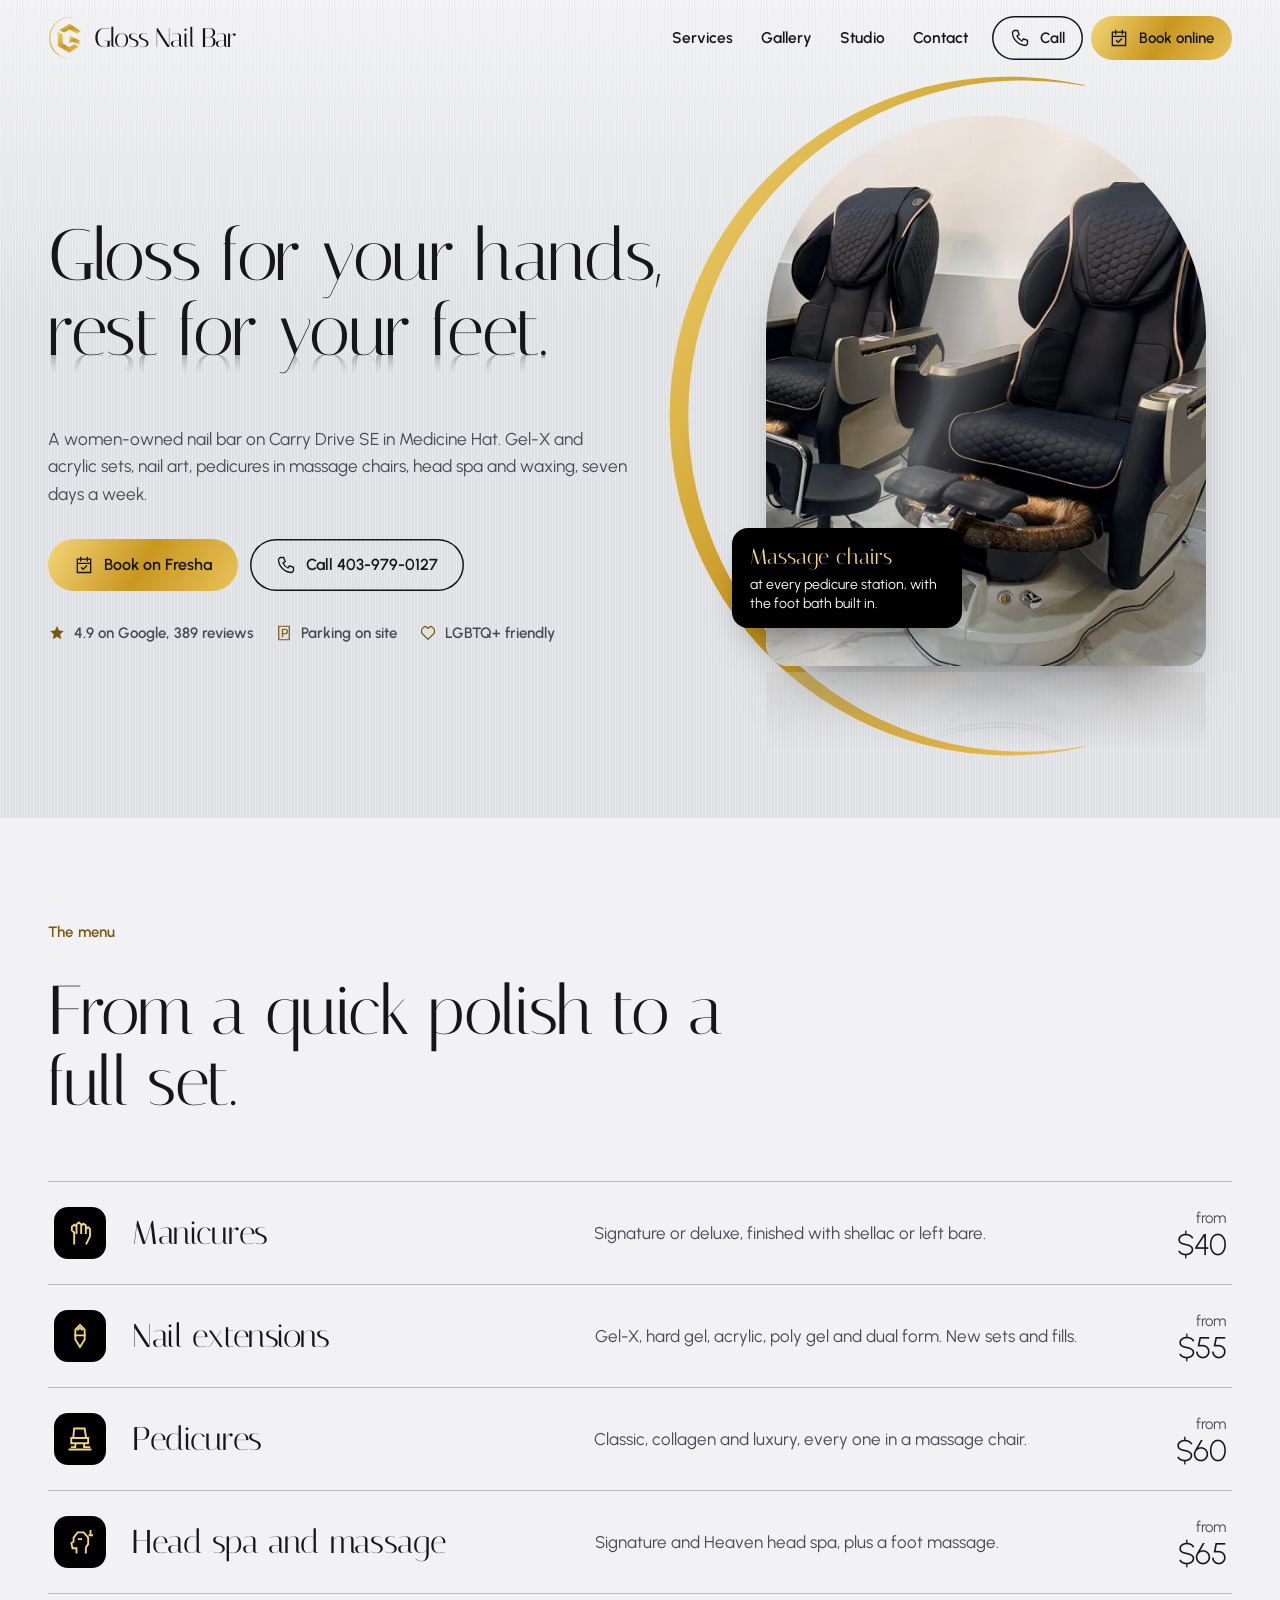
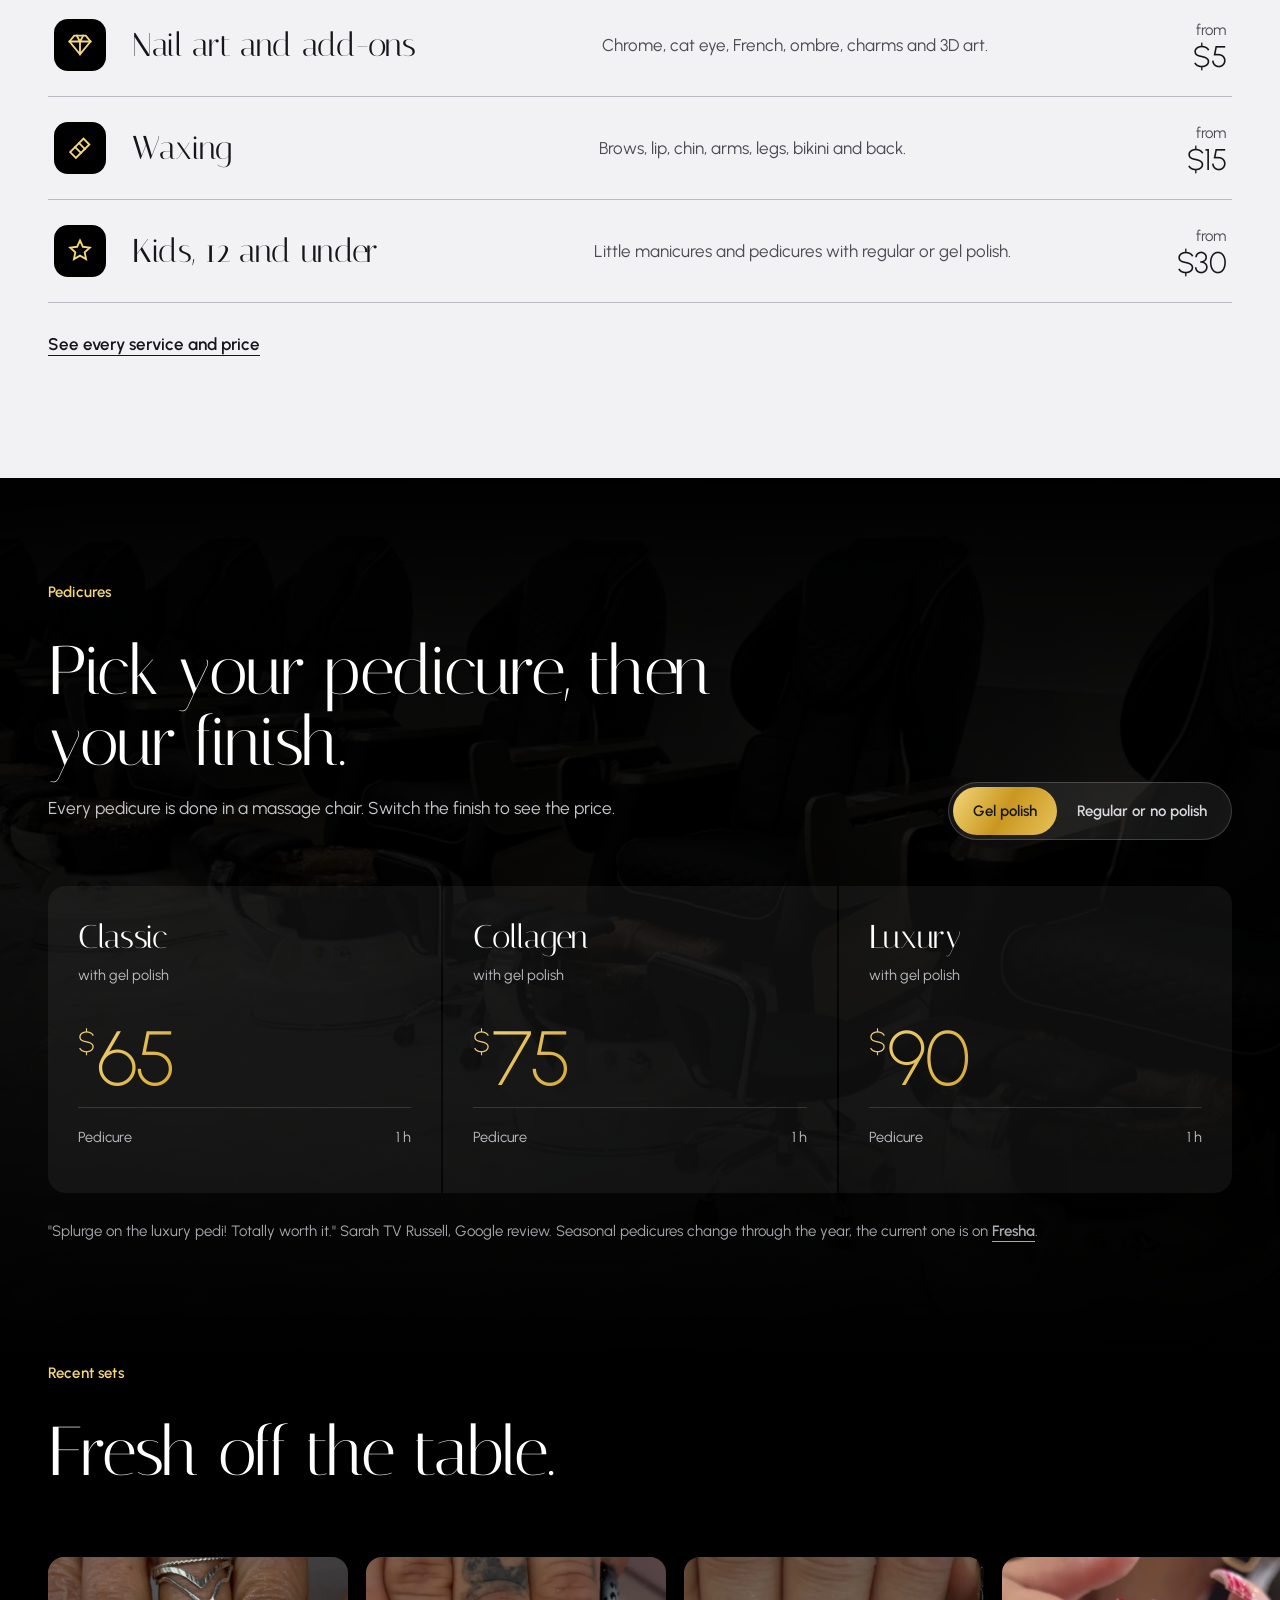
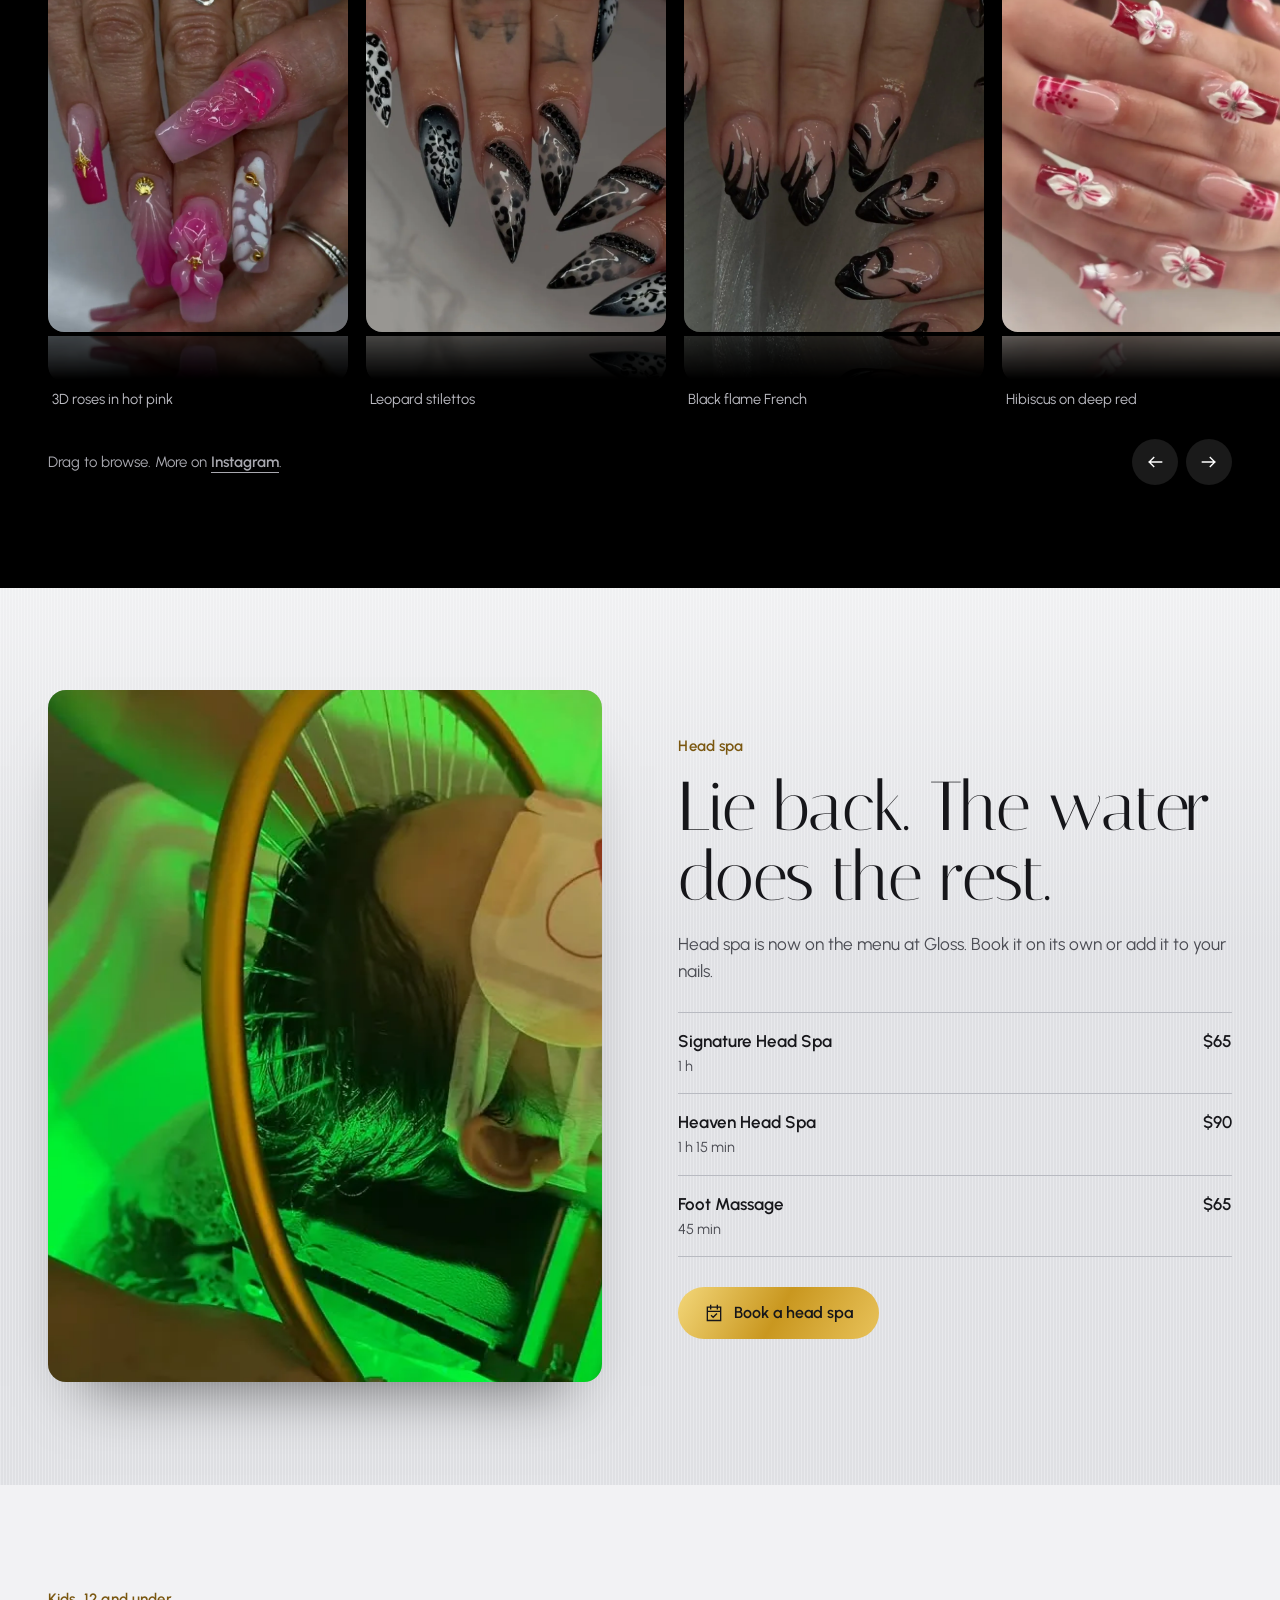
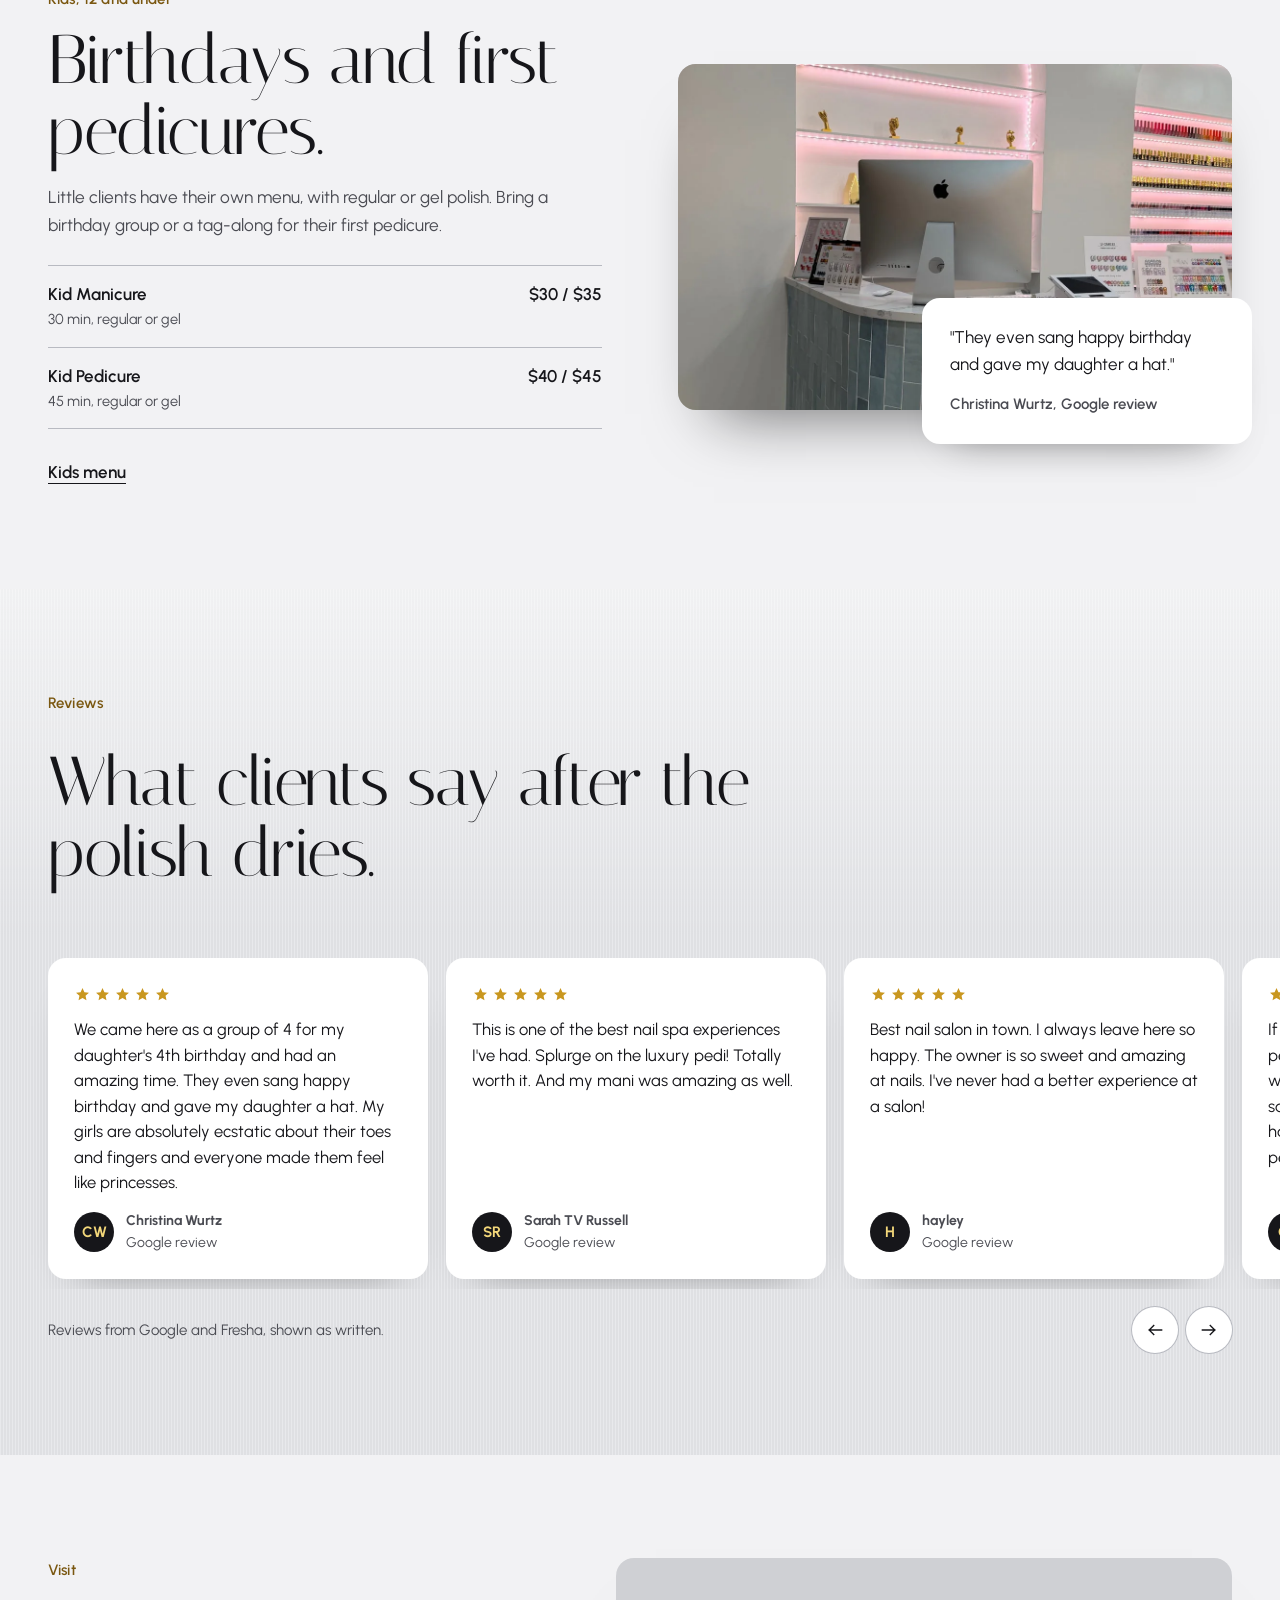
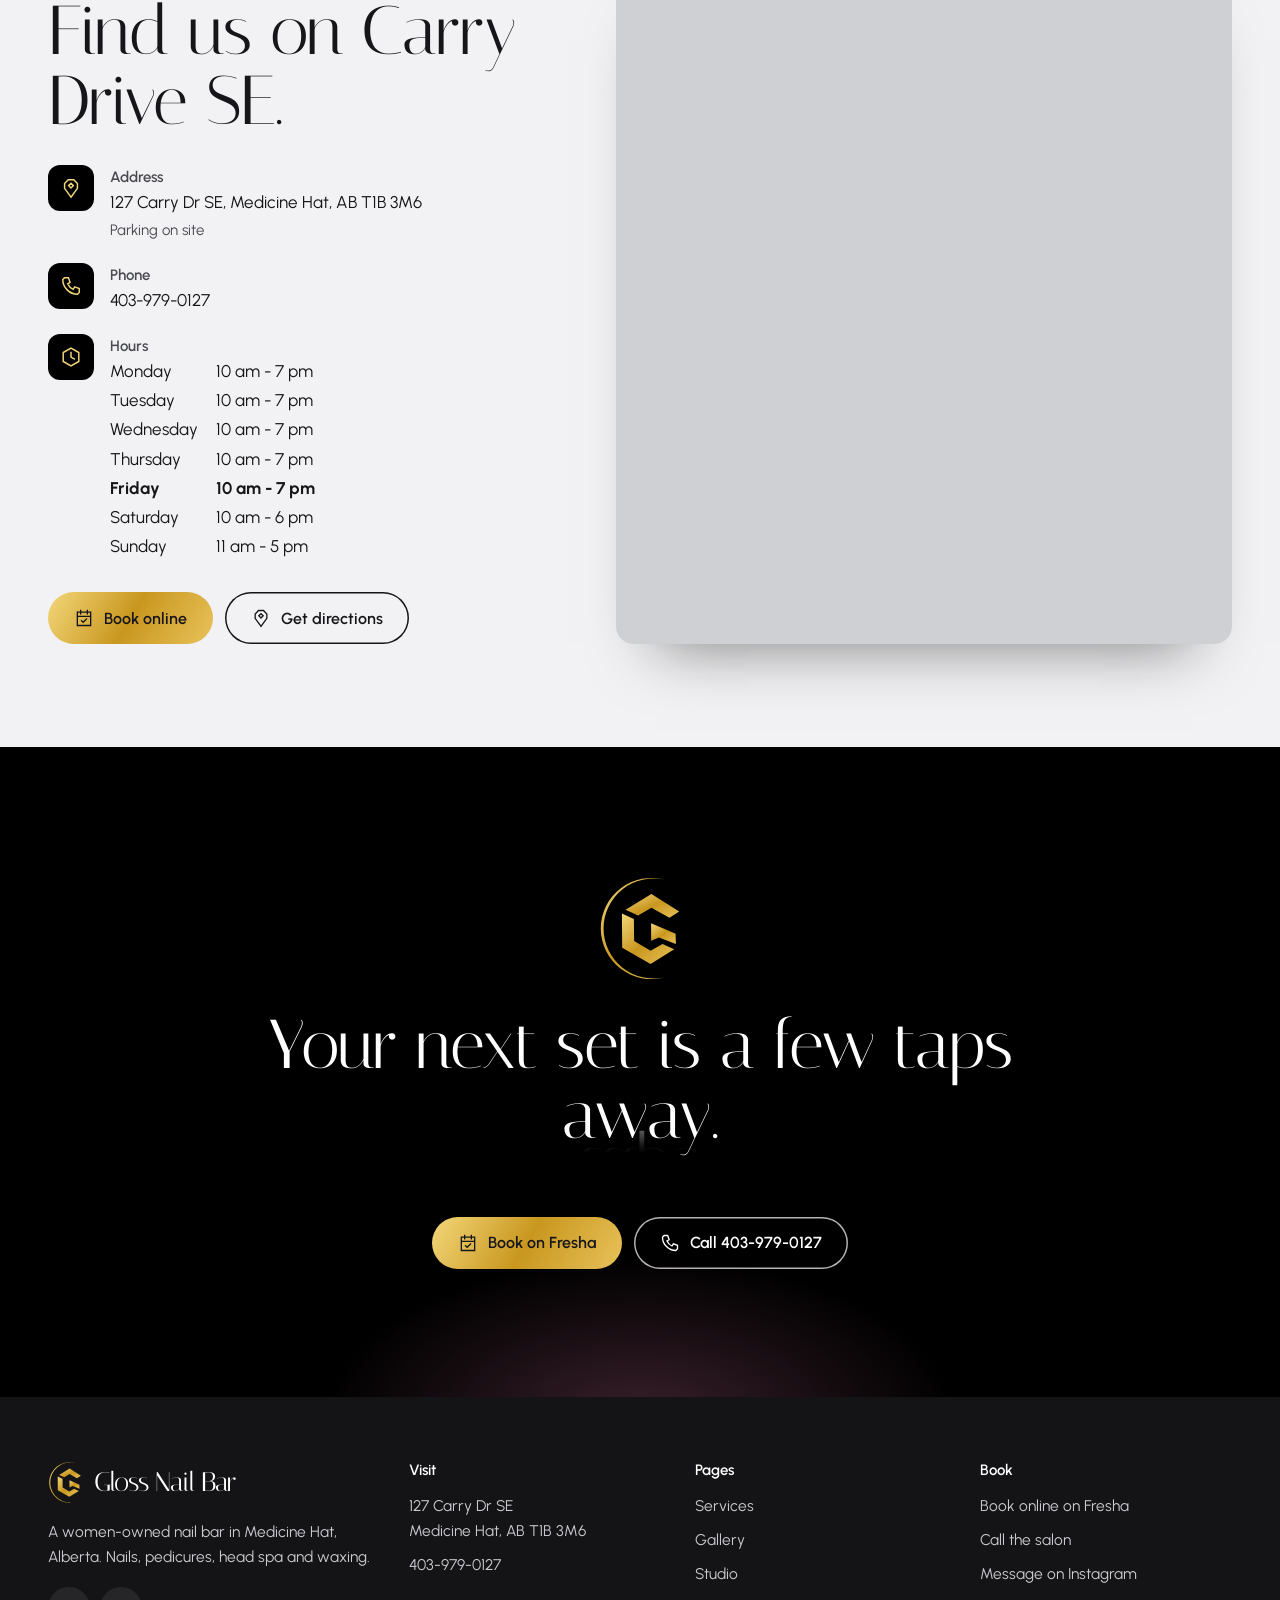
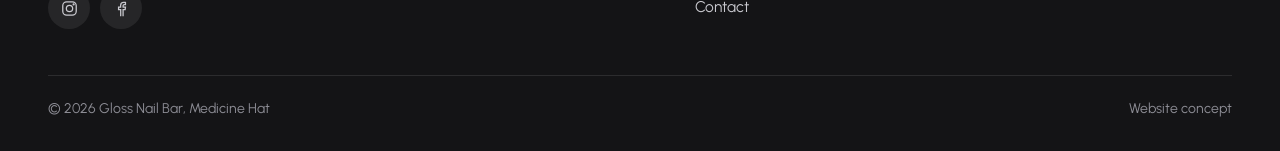
<file: index.html>
<!doctype html>
<html lang="en">
<head>
<meta charset="utf-8">
<meta name="viewport" content="width=device-width, initial-scale=1, viewport-fit=cover">
<script>(function(d){if(!matchMedia("(prefers-reduced-motion: reduce)").matches){d.classList.add("js-anim");setTimeout(function(){d.classList.remove("js-anim")},3500)}})(document.documentElement)</script>
<title>Gloss Nail Bar | Nails, pedicures and head spa in Medicine Hat</title>
<meta name="description" content="Women-owned nail bar on Carry Drive SE, Medicine Hat AB. Gel-X and acrylic sets, nail art, massage-chair pedicures, head spa and waxing. Book online on Fresha.">
<meta name="robots" content="noindex, nofollow">
<meta name="theme-color" content="#e3e4e8">
<meta property="og:type" content="website">
<meta property="og:site_name" content="Gloss Nail Bar">
<meta property="og:title" content="Gloss Nail Bar | Nails, pedicures and head spa in Medicine Hat">
<meta property="og:description" content="Women-owned nail bar on Carry Drive SE, Medicine Hat AB. Gel-X and acrylic sets, nail art, massage-chair pedicures, head spa and waxing. Book online on Fresha.">
<meta property="og:image" content="https://konkos-design.github.io/gloss-nail-bar/img/og-image.jpg">
<meta property="og:image:width" content="1200">
<meta property="og:image:height" content="630">
<meta property="og:url" content="https://konkos-design.github.io/gloss-nail-bar/">
<meta name="twitter:card" content="summary_large_image">
<meta name="twitter:title" content="Gloss Nail Bar | Nails, pedicures and head spa in Medicine Hat">
<meta name="twitter:description" content="Women-owned nail bar on Carry Drive SE, Medicine Hat AB. Gel-X and acrylic sets, nail art, massage-chair pedicures, head spa and waxing. Book online on Fresha.">
<meta name="twitter:image" content="https://konkos-design.github.io/gloss-nail-bar/img/og-image.jpg">
<link rel="icon" href="img/favicon.svg" type="image/svg+xml">
<link rel="icon" href="favicon.ico" sizes="48x48">
<link rel="apple-touch-icon" href="img/apple-touch-icon.png">
<link rel="preload" href="fonts/italiana.woff2" as="font" type="font/woff2" crossorigin>
<link rel="preload" href="fonts/urbanist.woff2" as="font" type="font/woff2" crossorigin>
<link rel="stylesheet" href="css/style.css">
</head>
<body>
<svg width="0" height="0" style="position:absolute" aria-hidden="true"><defs><linearGradient id="rg" x1="0" y1="0" x2="1" y2="1"><stop offset="0" stop-color="#f3d77a"/><stop offset=".5" stop-color="#c9971f"/><stop offset="1" stop-color="#e8c25a"/></linearGradient></defs><symbol id="i-hand" viewBox="0 0 24 24" fill="none" stroke="currentColor" stroke-width="1.6" stroke-linejoin="miter" stroke-linecap="square"><path d="M7 21v-9.5L5 9.8V6.5l2-1.6 2 1.6V12M9 12V4.6L11 3l2 1.6V12M13 12V5.6L15 4l2 1.6V12M17 12V8.6L19 7l1.6 1.6v6.2L17.5 21"/></symbol><symbol id="i-ext" viewBox="0 0 24 24" fill="none" stroke="currentColor" stroke-width="1.6" stroke-linejoin="miter" stroke-linecap="square"><path d="M12 2.5l4 4v8.5l-4 6.5-4-6.5V6.5z"/><path d="M8 11.5h8M10.2 6.6L12 4.8l1.8 1.8"/></symbol><symbol id="i-chair" viewBox="0 0 24 24" fill="none" stroke="currentColor" stroke-width="1.6" stroke-linejoin="miter" stroke-linecap="square"><path d="M7 3h9l1.2 8H6.2z"/><path d="M4.5 11h14.5v4.6H4.5zM8 15.6v3.4H5M15.5 15.6v3.4H20M3 21h18"/></symbol><symbol id="i-head" viewBox="0 0 24 24" fill="none" stroke="currentColor" stroke-width="1.6" stroke-linejoin="miter" stroke-linecap="square"><path d="M9 21v-3.6H5.6L4.6 13l1.9-1.4V8.2L10 3.8h5.2L19 8.2v5.6l-2 3V21"/><path d="M21 2.5v2.2M22.3 6.2h-2.2M11 9.5h2"/></symbol><symbol id="i-wax" viewBox="0 0 24 24" fill="none" stroke="currentColor" stroke-width="1.6" stroke-linejoin="miter" stroke-linecap="square"><path d="M3.5 15.5L15 4l5 5L8.5 20.5z"/><path d="M7.8 11.2l5 5M11.2 7.8l5 5"/></symbol><symbol id="i-star" viewBox="0 0 24 24" fill="none" stroke="currentColor" stroke-width="1.6" stroke-linejoin="miter" stroke-linecap="square"><path d="M12 3l2.5 5.4 5.9.7-4.4 4 1.2 5.9L12 16l-5.2 3 1.2-5.9-4.4-4 5.9-.7z"/></symbol><symbol id="i-gem" viewBox="0 0 24 24" fill="none" stroke="currentColor" stroke-width="1.6" stroke-linejoin="miter" stroke-linecap="square"><path d="M7 4h10l4 5-9 11L3 9z"/><path d="M3 9h18M9.2 4L12 9l2.8-5M12 9v11"/></symbol><symbol id="i-pin" viewBox="0 0 24 24" fill="none" stroke="currentColor" stroke-width="1.6" stroke-linejoin="miter" stroke-linecap="square"><path d="M12 22l-7-9.6V7.2L9 3h6l4 4.2v5.2z"/><path d="M12 6.8l2.6 2.6L12 12 9.4 9.4z"/></symbol><symbol id="i-phone" viewBox="0 0 24 24" fill="none" stroke="currentColor" stroke-width="1.6" stroke-linejoin="miter" stroke-linecap="square"><path d="M5 3h4.2l1.8 5-2.6 1.6a11.5 11.5 0 0 0 6 6L16 13l5 1.8V19l-2 2C10.4 21 3 13.6 3 5z"/></symbol><symbol id="i-clock" viewBox="0 0 24 24" fill="none" stroke="currentColor" stroke-width="1.6" stroke-linejoin="miter" stroke-linecap="square"><path d="M12 2.2l8.5 4.9v9.8L12 21.8l-8.5-4.9V7.1z"/><path d="M12 7v5.2l3.6 2.1"/></symbol><symbol id="i-cal" viewBox="0 0 24 24" fill="none" stroke="currentColor" stroke-width="1.6" stroke-linejoin="miter" stroke-linecap="square"><path d="M4 5h16v16H4zM4 10h16M8 2.8V7M16 2.8V7"/><path d="M9 15.2l2 2 4-4"/></symbol><symbol id="i-park" viewBox="0 0 24 24" fill="none" stroke="currentColor" stroke-width="1.6" stroke-linejoin="miter" stroke-linecap="square"><path d="M5 3h14v18H5z"/><path d="M10 17V7h3.4a3 3 0 0 1 0 6H10"/></symbol><symbol id="i-heart" viewBox="0 0 24 24" fill="none" stroke="currentColor" stroke-width="1.6" stroke-linejoin="miter" stroke-linecap="square"><path d="M12 20.5L3.5 12V7.2L7.2 3.5h2.2L12 6.1l2.6-2.6h2.2l3.7 3.7V12z"/></symbol><symbol id="i-cup" viewBox="0 0 24 24" fill="none" stroke="currentColor" stroke-width="1.6" stroke-linejoin="miter" stroke-linecap="square"><path d="M5 8h12v5.5a5 5 0 0 1-5 5h-2a5 5 0 0 1-5-5zM17 10h2.6v3.2H17M3.5 21h16"/><path d="M9 2.8v2.6M13 2.8v2.6"/></symbol><symbol id="i-shield" viewBox="0 0 24 24" fill="none" stroke="currentColor" stroke-width="1.6" stroke-linejoin="miter" stroke-linecap="square"><path d="M12 2.5l7.5 3v6c0 4.6-3.2 8.2-7.5 10-4.3-1.8-7.5-5.4-7.5-10v-6z"/><path d="M8.6 12l2.4 2.4 4.4-4.6"/></symbol><symbol id="i-bolt" viewBox="0 0 24 24" fill="none" stroke="currentColor" stroke-width="1.6" stroke-linejoin="miter" stroke-linecap="square"><path d="M13.5 2.5L5 13.5h6l-1 8 8.5-11h-6z"/></symbol><symbol id="i-arr-r" viewBox="0 0 24 24" fill="none" stroke="currentColor" stroke-width="1.6" stroke-linejoin="miter" stroke-linecap="square"><path d="M4 12h15M13.5 6.5L19 12l-5.5 5.5"/></symbol><symbol id="i-arr-l" viewBox="0 0 24 24" fill="none" stroke="currentColor" stroke-width="1.6" stroke-linejoin="miter" stroke-linecap="square"><path d="M20 12H5M10.5 6.5L5 12l5.5 5.5"/></symbol><symbol id="i-x" viewBox="0 0 24 24" fill="none" stroke="currentColor" stroke-width="1.6" stroke-linejoin="miter" stroke-linecap="square"><path d="M5.5 5.5l13 13M18.5 5.5l-13 13"/></symbol><symbol id="i-ig" viewBox="0 0 24 24" fill="none" stroke="currentColor" stroke-width="1.6" stroke-linejoin="miter" stroke-linecap="square"><rect x="3.5" y="3.5" width="17" height="17" rx="5"/><circle cx="12" cy="12" r="4"/><circle cx="17.2" cy="6.8" r=".6" fill="currentColor"/></symbol><symbol id="i-fb" viewBox="0 0 24 24" fill="none" stroke="currentColor" stroke-width="1.6" stroke-linejoin="miter" stroke-linecap="square"><path d="M14 21v-7.6h2.6l.4-3H14V8.6c0-.9.3-1.5 1.6-1.5H17V4.4a20 20 0 0 0-2.3-.1c-2.3 0-3.8 1.4-3.8 3.9v2.2H8.3v3H11V21"/></symbol><symbol id="i-up" viewBox="0 0 24 24" fill="none" stroke="currentColor" stroke-width="1.6" stroke-linejoin="miter" stroke-linecap="square"><path d="M12 19V5M6.5 10.5L12 5l5.5 5.5"/></symbol><symbol id="i-starf" viewBox="0 0 24 24"><path fill="currentColor" d="M12 2.8l2.7 5.9 6.4.7-4.8 4.4 1.3 6.4L12 17l-5.6 3.2 1.3-6.4L2.9 9.4l6.4-.7z"/></symbol></svg>
<a class="skip" href="#main">Skip to content</a>
<header class="hdr" id="hdr">
 <div class="hdr__in">
  <a class="brand" href="index.html" aria-label="Gloss Nail Bar, home"><img src="img/logo-mark.svg" alt="" width="34" height="43"><span>Gloss Nail Bar</span></a>
  <nav class="nav" aria-label="Main"><a href="services.html">Services</a><a href="gallery.html">Gallery</a><a href="studio.html">Studio</a><a href="contact.html">Contact</a></nav>
  <div class="hdr__cta">
   <a class="btn btn--ghost" href="tel:+14039790127"><svg class="" aria-hidden="true"><use href="#i-phone"/></svg>Call</a>
   <a class="btn btn--gold" href="https://www.fresha.com/book-now/gloss-nail-bar-l2zitei5/all-offer?share=true&pId=2696125" target="_blank" rel="noopener"><svg class="" aria-hidden="true"><use href="#i-cal"/></svg>Book online</a>
  </div>
  <button class="burger" type="button" aria-label="Open menu" aria-expanded="false" aria-controls="mnav"><i></i><i></i></button>
 </div>
</header>
<div class="mnav on-dark" id="mnav" aria-hidden="true" inert>
 <a class="mnav__l" href="index.html">Home</a><a class="mnav__l" href="services.html">Services</a><a class="mnav__l" href="gallery.html">Gallery</a><a class="mnav__l" href="studio.html">Studio</a><a class="mnav__l" href="contact.html">Contact</a>
 <div class="btn-row">
  <a class="btn btn--gold" href="https://www.fresha.com/book-now/gloss-nail-bar-l2zitei5/all-offer?share=true&pId=2696125" target="_blank" rel="noopener"><svg class="" aria-hidden="true"><use href="#i-cal"/></svg>Book online</a>
  <a class="btn btn--ghost" href="tel:+14039790127"><svg class="" aria-hidden="true"><use href="#i-phone"/></svg>Call 403-979-0127</a>
 </div>
 <p class="mnav__info">127 Carry Dr SE, Medicine Hat, AB T1B 3M6</p>
</div>
<main id="main">
<section class="hero brushed" aria-labelledby="hero-h">
 <div class="hero__grid">
  <div class="hero__text">
   <h1 id="hero-h"><span class="ln"><span>Gloss for your hands,</span></span><span class="ln"><span>rest for your feet.</span></span></h1>
   <span class="mirror__echo" aria-hidden="true"><span>rest for your feet.</span></span>
   <p class="lead hero__lead">A women-owned nail bar on Carry Drive SE in Medicine Hat. Gel-X and acrylic sets, nail art, pedicures in massage chairs, head spa and waxing, seven days a week.</p>
   <div class="btn-row">
    <a class="btn btn--gold" href="https://www.fresha.com/book-now/gloss-nail-bar-l2zitei5/all-offer?share=true&pId=2696125" target="_blank" rel="noopener"><svg class="" aria-hidden="true"><use href="#i-cal"/></svg>Book on Fresha</a>
    <a class="btn btn--ghost" href="tel:+14039790127"><svg class="" aria-hidden="true"><use href="#i-phone"/></svg>Call 403-979-0127</a>
   </div>
   <ul class="hero__facts">
    <li><svg class="" aria-hidden="true"><use href="#i-starf"/></svg>4.9 on Google, 389 reviews</li>
    <li><svg class="" aria-hidden="true"><use href="#i-park"/></svg>Parking on site</li>
    <li><svg class="" aria-hidden="true"><use href="#i-heart"/></svg>LGBTQ+ friendly</li>
   </ul>
  </div>
  <div class="stage">
   <div class="stage__ring" aria-hidden="true"><svg viewBox="206 55 302 384"><defs><mask id="ringmask"><path class="ring-draw" d="M440 63A188 188 0 1 0 440 431" fill="none" stroke="#fff" stroke-width="40" pathLength="1" stroke-dasharray="1" stroke-dashoffset="0"/></mask></defs><g fill="url(#rg)" mask="url(#ringmask)"><path d="M447.25 71.8A182 182 0 1 0 447.25 422.2A180 180 0 1 1 447.25 71.8Z"/></g></svg></div>
   <div class="stage__clip">
    <div class="stage__photo"><img src="img/hero-chairs.webp" alt="Black massage pedicure chairs at Gloss Nail Bar" width="576" height="720" fetchpriority="high"></div>
    <div class="stage__echo" aria-hidden="true"><img src="img/hero-chairs.webp" alt=""></div>
   </div>
   <p class="stage__chip"><b>Massage chairs</b>at every pedicure station, with the foot bath built in.</p>
  </div>
 </div>
</section>

<section class="sec sec--mist" aria-labelledby="menu-h">
 <div class="wrap">
  <div class="head rv"><p class="kicker">The menu</p><h2 id="menu-h">From a quick polish to a full set.</h2></div>
  <ul class="glance"><li class="rv"><a href="services.html#manicures"><span class="ic"><svg class="" aria-hidden="true"><use href="#i-hand"/></svg></span><h3>Manicures</h3><p>Signature or deluxe, finished with shellac or left bare.</p><span class="from">from<b>$40</b></span></a></li><li class="rv"><a href="services.html#extensions"><span class="ic"><svg class="" aria-hidden="true"><use href="#i-ext"/></svg></span><h3>Nail extensions</h3><p>Gel-X, hard gel, acrylic, poly gel and dual form. New sets and fills.</p><span class="from">from<b>$55</b></span></a></li><li class="rv"><a href="services.html#pedicures"><span class="ic"><svg class="" aria-hidden="true"><use href="#i-chair"/></svg></span><h3>Pedicures</h3><p>Classic, collagen and luxury, every one in a massage chair.</p><span class="from">from<b>$60</b></span></a></li><li class="rv"><a href="services.html#head-spa"><span class="ic"><svg class="" aria-hidden="true"><use href="#i-head"/></svg></span><h3>Head spa and massage</h3><p>Signature and Heaven head spa, plus a foot massage.</p><span class="from">from<b>$65</b></span></a></li><li class="rv"><a href="services.html#add-ons"><span class="ic"><svg class="" aria-hidden="true"><use href="#i-gem"/></svg></span><h3>Nail art and add-ons</h3><p>Chrome, cat eye, French, ombre, charms and 3D art.</p><span class="from">from<b>$5</b></span></a></li><li class="rv"><a href="services.html#waxing"><span class="ic"><svg class="" aria-hidden="true"><use href="#i-wax"/></svg></span><h3>Waxing</h3><p>Brows, lip, chin, arms, legs, bikini and back.</p><span class="from">from<b>$15</b></span></a></li><li class="rv"><a href="services.html#kids"><span class="ic"><svg class="" aria-hidden="true"><use href="#i-star"/></svg></span><h3>Kids, 12 and under</h3><p>Little manicures and pedicures with regular or gel polish.</p><span class="from">from<b>$30</b></span></a></li></ul>
  <p class="rv" style="margin-top:28px"><a class="link" href="services.html">See every service and price</a></p>
 </div>
</section>

<section class="sec sec--dark pedi on-dark" aria-labelledby="pedi-h" data-switch>
 <div class="pedi__bg" aria-hidden="true"><img src="img/salon-chairs.webp" alt="" loading="lazy" data-par></div>
 <div class="wrap">
  <div class="pedi__top">
   <div class="head rv" style="margin:0"><p class="kicker">Pedicures</p><h2 id="pedi-h">Pick your pedicure, then your finish.</h2><p class="lead">Every pedicure is done in a massage chair. Switch the finish to see the price.</p></div>
   <div class="switch rv" role="group" aria-label="Polish finish"><span class="switch__knob" aria-hidden="true"></span><button type="button" aria-pressed="true" data-mode="a">Gel polish</button><button type="button" aria-pressed="false" data-mode="b">Regular or no polish</button></div>
  </div>
  <div class="tiers"><article class="tier rv rv-d0"><h3>Classic</h3><p class="fin" data-a="with gel polish" data-b="with regular polish">with gel polish</p><div class="num" data-a="65" data-b="60"><small>$</small><span>65</span></div><p class="dur"><span>Pedicure</span><span>1 h</span></p></article><article class="tier rv rv-d1"><h3>Collagen</h3><p class="fin" data-a="with gel polish" data-b="with regular polish">with gel polish</p><div class="num" data-a="75" data-b="70"><small>$</small><span>75</span></div><p class="dur"><span>Pedicure</span><span>1 h</span></p></article><article class="tier rv rv-d2"><h3>Luxury</h3><p class="fin" data-a="with gel polish" data-b="without polish">with gel polish</p><div class="num" data-a="90" data-b="85"><small>$</small><span>90</span></div><p class="dur"><span>Pedicure</span><span>1 h</span></p></article></div>
  <p class="pedi__note rv">"Splurge on the luxury pedi! Totally worth it." Sarah TV Russell, Google review. Seasonal pedicures change through the year, the current one is on <a class="link" href="https://www.fresha.com/book-now/gloss-nail-bar-l2zitei5/all-offer?share=true&pId=2696125" target="_blank" rel="noopener">Fresha</a>.</p>
 </div>
</section>

<section class="sec sec--dark on-dark" style="padding-top:0" aria-labelledby="work-h">
 <div class="wrap"><div class="head rv"><p class="kicker">Recent sets</p><h2 id="work-h">Fresh off the table.</h2></div></div>
 <div class="strip rv" data-drag tabindex="0" aria-label="Recent nail sets, drag or scroll sideways"><a class="shot" href="gallery.html"><figure style="margin:0"><div class="shot__img"><img src="img/nails-pink-3d.webp" alt="3D roses in hot pink by Gloss Nail Bar" loading="lazy" width="880" height="1100"></div><div class="shot__echo" aria-hidden="true"><img src="img/nails-pink-3d.webp" alt="" loading="lazy"></div><figcaption>3D roses in hot pink</figcaption></figure></a><a class="shot" href="gallery.html"><figure style="margin:0"><div class="shot__img"><img src="img/nails-leopard.webp" alt="Leopard stilettos by Gloss Nail Bar" loading="lazy" width="880" height="1100"></div><div class="shot__echo" aria-hidden="true"><img src="img/nails-leopard.webp" alt="" loading="lazy"></div><figcaption>Leopard stilettos</figcaption></figure></a><a class="shot" href="gallery.html"><figure style="margin:0"><div class="shot__img"><img src="img/nails-black-flame.webp" alt="Black flame French by Gloss Nail Bar" loading="lazy" width="880" height="1100"></div><div class="shot__echo" aria-hidden="true"><img src="img/nails-black-flame.webp" alt="" loading="lazy"></div><figcaption>Black flame French</figcaption></figure></a><a class="shot" href="gallery.html"><figure style="margin:0"><div class="shot__img"><img src="img/nails-hibiscus.webp" alt="Hibiscus on deep red by Gloss Nail Bar" loading="lazy" width="880" height="1100"></div><div class="shot__echo" aria-hidden="true"><img src="img/nails-hibiscus.webp" alt="" loading="lazy"></div><figcaption>Hibiscus on deep red</figcaption></figure></a><a class="shot" href="gallery.html"><figure style="margin:0"><div class="shot__img"><img src="img/nails-pearl.webp" alt="Pearl almonds by Gloss Nail Bar" loading="lazy" width="880" height="1100"></div><div class="shot__echo" aria-hidden="true"><img src="img/nails-pearl.webp" alt="" loading="lazy"></div><figcaption>Pearl almonds</figcaption></figure></a><a class="shot" href="gallery.html"><figure style="margin:0"><div class="shot__img"><img src="img/nails-chocolate.webp" alt="Chocolate chrome by Gloss Nail Bar" loading="lazy" width="880" height="1100"></div><div class="shot__echo" aria-hidden="true"><img src="img/nails-chocolate.webp" alt="" loading="lazy"></div><figcaption>Chocolate chrome</figcaption></figure></a><a class="shot" href="gallery.html"><figure style="margin:0"><div class="shot__img"><img src="img/nails-teal-french.webp" alt="Teal French tips by Gloss Nail Bar" loading="lazy" width="880" height="1100"></div><div class="shot__echo" aria-hidden="true"><img src="img/nails-teal-french.webp" alt="" loading="lazy"></div><figcaption>Teal French tips</figcaption></figure></a><a class="shot" href="gallery.html"><figure style="margin:0"><div class="shot__img"><img src="img/nails-daisy-3d.webp" alt="3D daisies by Gloss Nail Bar" loading="lazy" width="880" height="1100"></div><div class="shot__echo" aria-hidden="true"><img src="img/nails-daisy-3d.webp" alt="" loading="lazy"></div><figcaption>3D daisies</figcaption></figure></a><a class="shot" href="gallery.html"><figure style="margin:0"><div class="shot__img"><img src="img/nails-gold-black.webp" alt="Black and gold by Gloss Nail Bar" loading="lazy" width="880" height="1100"></div><div class="shot__echo" aria-hidden="true"><img src="img/nails-gold-black.webp" alt="" loading="lazy"></div><figcaption>Black and gold</figcaption></figure></a><a class="shot" href="gallery.html"><figure style="margin:0"><div class="shot__img"><img src="img/nails-tropical.webp" alt="Tropical airbrush by Gloss Nail Bar" loading="lazy" width="880" height="1100"></div><div class="shot__echo" aria-hidden="true"><img src="img/nails-tropical.webp" alt="" loading="lazy"></div><figcaption>Tropical airbrush</figcaption></figure></a><a class="shot" href="gallery.html"><figure style="margin:0"><div class="shot__img"><img src="img/nails-blue-ombre.webp" alt="Blue ombre by Gloss Nail Bar" loading="lazy" width="880" height="1100"></div><div class="shot__echo" aria-hidden="true"><img src="img/nails-blue-ombre.webp" alt="" loading="lazy"></div><figcaption>Blue ombre</figcaption></figure></a><a class="shot" href="gallery.html"><figure style="margin:0"><div class="shot__img"><img src="img/nails-halloween.webp" alt="Halloween set by Gloss Nail Bar" loading="lazy" width="880" height="1100"></div><div class="shot__echo" aria-hidden="true"><img src="img/nails-halloween.webp" alt="" loading="lazy"></div><figcaption>Halloween set</figcaption></figure></a></div>
 <div class="wrap strip-hint"><span>Drag to browse. More on <a class="link" href="https://www.instagram.com/glossnailbar.medicinehat/" target="_blank" rel="noopener">Instagram</a>.</span><span class="strip-ctrl"><button type="button" data-dir="-1" aria-label="Previous"><svg class="" aria-hidden="true"><use href="#i-arr-l"/></svg></button><button type="button" data-dir="1" aria-label="Next"><svg class="" aria-hidden="true"><use href="#i-arr-r"/></svg></button></span></div>
</section>

<section class="sec brushed" aria-labelledby="spa-h">
 <div class="wrap split">
  <div class="split__media rv"><div class="frame frame--tall"><img src="img/headspa.webp" alt="Head spa treatment at Gloss Nail Bar with a water arc and green light" loading="lazy" width="640" height="800" data-par></div></div>
  <div class="rv rv-d1">
   <p class="kicker">Head spa</p>
   <h2 id="spa-h">Lie back. The water does the rest.</h2>
   <p class="lead" style="margin-top:18px">Head spa is now on the menu at Gloss. Book it on its own or add it to your nails.</p>
   <ul class="menu-mini">
    <li><span>Signature Head Spa<small>1 h</small></span><span class="price">$65</span></li>
    <li><span>Heaven Head Spa<small>1 h 15 min</small></span><span class="price">$90</span></li>
    <li><span>Foot Massage<small>45 min</small></span><span class="price">$65</span></li>
   </ul>
   <a class="btn btn--gold" href="https://www.fresha.com/book-now/gloss-nail-bar-l2zitei5/all-offer?share=true&pId=2696125" target="_blank" rel="noopener"><svg class="" aria-hidden="true"><use href="#i-cal"/></svg>Book a head spa</a>
  </div>
 </div>
</section>

<section class="sec sec--mist" aria-labelledby="kids-h">
 <div class="wrap split split--rev">
  <div class="split__media rv"><div class="frame frame--wide"><img src="img/salon-reception.webp" alt="Reception at Gloss Nail Bar with pink-lit polish shelves" loading="lazy" width="1280" height="720"></div>
   <blockquote class="quote"><p>"They even sang happy birthday and gave my daughter a hat."</p><cite>Christina Wurtz, Google review</cite></blockquote></div>
  <div class="rv rv-d1">
   <p class="kicker">Kids, 12 and under</p>
   <h2 id="kids-h">Birthdays and first pedicures.</h2>
   <p class="lead" style="margin-top:18px">Little clients have their own menu, with regular or gel polish. Bring a birthday group or a tag-along for their first pedicure.</p>
   <ul class="menu-mini">
    <li><span>Kid Manicure<small>30 min, regular or gel</small></span><span class="price">$30 / $35</span></li>
    <li><span>Kid Pedicure<small>45 min, regular or gel</small></span><span class="price">$40 / $45</span></li>
   </ul>
   <a class="link" href="services.html#kids">Kids menu</a>
  </div>
 </div>
</section>

<section class="sec brushed light" aria-labelledby="rev-h">
 <div class="wrap"><div class="head rv"><p class="kicker">Reviews</p><h2 id="rev-h">What clients say after the polish dries.</h2></div></div>
 <div class="strip rv" data-drag tabindex="0" aria-label="Client reviews, drag or scroll sideways"><article class="rev"><div class="stars" role="img" aria-label="5 out of 5 stars"><svg class="" aria-hidden="true"><use href="#i-starf"/></svg><svg class="" aria-hidden="true"><use href="#i-starf"/></svg><svg class="" aria-hidden="true"><use href="#i-starf"/></svg><svg class="" aria-hidden="true"><use href="#i-starf"/></svg><svg class="" aria-hidden="true"><use href="#i-starf"/></svg></div><p>We came here as a group of 4 for my daughter&#x27;s 4th birthday and had an amazing time. They even sang happy birthday and gave my daughter a hat. My girls are absolutely ecstatic about their toes and fingers and everyone made them feel like princesses.</p><footer><span class="av" aria-hidden="true">CW</span><span><b>Christina Wurtz</b><span>Google review</span></span></footer></article><article class="rev"><div class="stars" role="img" aria-label="5 out of 5 stars"><svg class="" aria-hidden="true"><use href="#i-starf"/></svg><svg class="" aria-hidden="true"><use href="#i-starf"/></svg><svg class="" aria-hidden="true"><use href="#i-starf"/></svg><svg class="" aria-hidden="true"><use href="#i-starf"/></svg><svg class="" aria-hidden="true"><use href="#i-starf"/></svg></div><p>This is one of the best nail spa experiences I&#x27;ve had. Splurge on the luxury pedi! Totally worth it. And my mani was amazing as well.</p><footer><span class="av" aria-hidden="true">SR</span><span><b>Sarah TV Russell</b><span>Google review</span></span></footer></article><article class="rev"><div class="stars" role="img" aria-label="5 out of 5 stars"><svg class="" aria-hidden="true"><use href="#i-starf"/></svg><svg class="" aria-hidden="true"><use href="#i-starf"/></svg><svg class="" aria-hidden="true"><use href="#i-starf"/></svg><svg class="" aria-hidden="true"><use href="#i-starf"/></svg><svg class="" aria-hidden="true"><use href="#i-starf"/></svg></div><p>Best nail salon in town. I always leave here so happy. The owner is so sweet and amazing at nails. I&#x27;ve never had a better experience at a salon!</p><footer><span class="av" aria-hidden="true">H</span><span><b>hayley</b><span>Google review</span></span></footer></article><article class="rev"><div class="stars" role="img" aria-label="5 out of 5 stars"><svg class="" aria-hidden="true"><use href="#i-starf"/></svg><svg class="" aria-hidden="true"><use href="#i-starf"/></svg><svg class="" aria-hidden="true"><use href="#i-starf"/></svg><svg class="" aria-hidden="true"><use href="#i-starf"/></svg><svg class="" aria-hidden="true"><use href="#i-starf"/></svg></div><p>If you&#x27;re looking for a new place for pedicures the deluxe pedicure with paraffin wax is the way to go. Easy booking online, same day appointments were the easiest I have ever used. Loads of colors for every person. Great attention to detail.</p><footer><span class="av" aria-hidden="true">CD</span><span><b>Christina Ducker</b><span>Google review</span></span></footer></article><article class="rev"><div class="stars" role="img" aria-label="5 out of 5 stars"><svg class="" aria-hidden="true"><use href="#i-starf"/></svg><svg class="" aria-hidden="true"><use href="#i-starf"/></svg><svg class="" aria-hidden="true"><use href="#i-starf"/></svg><svg class="" aria-hidden="true"><use href="#i-starf"/></svg><svg class="" aria-hidden="true"><use href="#i-starf"/></svg></div><p>Absolutely loved the atmosphere here. The salon is very clean and put together, and all the employees are very lovely and welcoming (even offered drinks etc). They are very quick and efficient with their work! 10/10 recommend!</p><footer><span class="av" aria-hidden="true">JK</span><span><b>Jordyn Kearley</b><span>Google review</span></span></footer></article><article class="rev"><div class="stars" role="img" aria-label="5 out of 5 stars"><svg class="" aria-hidden="true"><use href="#i-starf"/></svg><svg class="" aria-hidden="true"><use href="#i-starf"/></svg><svg class="" aria-hidden="true"><use href="#i-starf"/></svg><svg class="" aria-hidden="true"><use href="#i-starf"/></svg><svg class="" aria-hidden="true"><use href="#i-starf"/></svg></div><p>This place came recommended by a friend, I was not disappointed. I called by on the off chance they could squeeze me in and they did. They even made room for my tag along child who had his first pedicure. Excellent service and super friendly staff.</p><footer><span class="av" aria-hidden="true">KB</span><span><b>Kimberley Booth</b><span>Google review</span></span></footer></article><article class="rev"><div class="stars" role="img" aria-label="5 out of 5 stars"><svg class="" aria-hidden="true"><use href="#i-starf"/></svg><svg class="" aria-hidden="true"><use href="#i-starf"/></svg><svg class="" aria-hidden="true"><use href="#i-starf"/></svg><svg class="" aria-hidden="true"><use href="#i-starf"/></svg><svg class="" aria-hidden="true"><use href="#i-starf"/></svg></div><p>Very good work and excellent customer service. They were patient, caring, and took great care of the customers. After a long day of hard work, my feet felt so relaxed.</p><footer><span class="av" aria-hidden="true">DM</span><span><b>Daljit Mann</b><span>Google review</span></span></footer></article><article class="rev"><div class="stars" role="img" aria-label="5 out of 5 stars"><svg class="" aria-hidden="true"><use href="#i-starf"/></svg><svg class="" aria-hidden="true"><use href="#i-starf"/></svg><svg class="" aria-hidden="true"><use href="#i-starf"/></svg><svg class="" aria-hidden="true"><use href="#i-starf"/></svg><svg class="" aria-hidden="true"><use href="#i-starf"/></svg></div><p>Amazing nail salon! I had great service, clean, happy atmosphere. Will definitely be my new nail salon. I would give more stars if I could.</p><footer><span class="av" aria-hidden="true">CP</span><span><b>Carrie Palmer</b><span>Google review</span></span></footer></article></div>
 <div class="wrap strip-hint"><span>Reviews from Google and Fresha, shown as written.</span><span class="strip-ctrl"><button type="button" data-dir="-1" aria-label="Previous"><svg class="" aria-hidden="true"><use href="#i-arr-l"/></svg></button><button type="button" data-dir="1" aria-label="Next"><svg class="" aria-hidden="true"><use href="#i-arr-r"/></svg></button></span></div>
</section>
<section class="sec sec--mist" aria-labelledby="visit-h">
 <div class="wrap visit">
  <div class="rv">
   <p class="kicker">Visit</p>
   <h2 id="visit-h" style="font-size:clamp(38px,5.4vw,72px)">Find us on Carry Drive SE.</h2>
   <ul class="info">
    <li><span class="ic"><svg class="" aria-hidden="true"><use href="#i-pin"/></svg></span><span><b>Address</b><a href="https://www.google.com/maps/dir/?api=1&destination=Gloss+Nail+Bar,+127+Carry+Dr+SE,+Medicine+Hat,+AB+T1B+3M6" target="_blank" rel="noopener">127 Carry Dr SE, Medicine Hat, AB T1B 3M6</a><br><span style="color:var(--ink-2);font-size:15px">Parking on site</span></span></li>
    <li><span class="ic"><svg class="" aria-hidden="true"><use href="#i-phone"/></svg></span><span><b>Phone</b><a href="tel:+14039790127">403-979-0127</a></span></li>
    <li><span class="ic"><svg class="" aria-hidden="true"><use href="#i-clock"/></svg></span><span><b>Hours</b><span class="hours" data-hours>
      <span data-d="1">Monday</span><span data-d="1">10 am - 7 pm</span>
      <span data-d="2">Tuesday</span><span data-d="2">10 am - 7 pm</span>
      <span data-d="3">Wednesday</span><span data-d="3">10 am - 7 pm</span>
      <span data-d="4">Thursday</span><span data-d="4">10 am - 7 pm</span>
      <span data-d="5">Friday</span><span data-d="5">10 am - 7 pm</span>
      <span data-d="6">Saturday</span><span data-d="6">10 am - 6 pm</span>
      <span data-d="0">Sunday</span><span data-d="0">11 am - 5 pm</span>
    </span></span></li>
   </ul>
   <div class="btn-row">
    <a class="btn btn--gold" href="https://www.fresha.com/book-now/gloss-nail-bar-l2zitei5/all-offer?share=true&pId=2696125" target="_blank" rel="noopener"><svg class="" aria-hidden="true"><use href="#i-cal"/></svg>Book online</a>
    <a class="btn btn--ghost" href="https://www.google.com/maps/dir/?api=1&destination=Gloss+Nail+Bar,+127+Carry+Dr+SE,+Medicine+Hat,+AB+T1B+3M6" target="_blank" rel="noopener"><svg class="" aria-hidden="true"><use href="#i-pin"/></svg>Get directions</a>
   </div>
  </div>
  <div class="map rv rv-d1"><iframe src="https://maps.google.com/maps?q=Gloss%20Nail%20Bar%2C%20127%20Carry%20Dr%20SE%2C%20Medicine%20Hat%2C%20AB&z=15&output=embed" title="Map: Gloss Nail Bar, 127 Carry Dr SE, Medicine Hat" loading="lazy" referrerpolicy="no-referrer-when-downgrade"></iframe></div>
 </div>
</section>
<section class="band on-dark" aria-labelledby="band-h">
 <div class="wrap">
 <img class="band__mark rv" src="img/logo-mark.svg" alt="" width="84" height="107">
 <h2 id="band-h" class="rv">Your next set is a few taps away.</h2>
 <div class="rv" style="max-width:13em;margin:0 auto"><span class="mirror__echo" aria-hidden="true"><span>a few taps away.</span></span></div>
 <div class="btn-row rv">
  <a class="btn btn--gold" href="https://www.fresha.com/book-now/gloss-nail-bar-l2zitei5/all-offer?share=true&pId=2696125" target="_blank" rel="noopener"><svg class="" aria-hidden="true"><use href="#i-cal"/></svg>Book on Fresha</a>
  <a class="btn btn--ghost" href="tel:+14039790127"><svg class="" aria-hidden="true"><use href="#i-phone"/></svg>Call 403-979-0127</a>
 </div>
 </div>
 <div class="band__glow" aria-hidden="true"></div>
</section>
</main><footer class="ftr">
 <div class="wrap">
  <div class="ftr__grid">
   <div>
    <a class="brand" href="index.html"><img src="img/logo-mark.svg" alt="" width="34" height="43"><span>Gloss Nail Bar</span></a>
    <p style="margin-top:16px;max-width:22em">A women-owned nail bar in Medicine Hat, Alberta. Nails, pedicures, head spa and waxing.</p>
    <div class="soc"><a href="https://www.instagram.com/glossnailbar.medicinehat/" target="_blank" rel="noopener" aria-label="Instagram"><svg class="" aria-hidden="true"><use href="#i-ig"/></svg></a><a href="https://www.facebook.com/profile.php?id=61584464171157" target="_blank" rel="noopener" aria-label="Facebook"><svg class="" aria-hidden="true"><use href="#i-fb"/></svg></a></div>
   </div>
   <div><h4>Visit</h4><ul><li><a href="https://www.google.com/maps/dir/?api=1&destination=Gloss+Nail+Bar,+127+Carry+Dr+SE,+Medicine+Hat,+AB+T1B+3M6" target="_blank" rel="noopener">127 Carry Dr SE<br>Medicine Hat, AB T1B 3M6</a></li><li><a href="tel:+14039790127">403-979-0127</a></li></ul></div>
   <div><h4>Pages</h4><ul><li><a href="services.html">Services</a></li><li><a href="gallery.html">Gallery</a></li><li><a href="studio.html">Studio</a></li><li><a href="contact.html">Contact</a></li></ul></div>
   <div><h4>Book</h4><ul><li><a href="https://www.fresha.com/book-now/gloss-nail-bar-l2zitei5/all-offer?share=true&pId=2696125" target="_blank" rel="noopener">Book online on Fresha</a></li><li><a href="tel:+14039790127">Call the salon</a></li><li><a href="https://www.instagram.com/glossnailbar.medicinehat/" target="_blank" rel="noopener">Message on Instagram</a></li></ul></div>
  </div>
  <div class="ftr__base"><span>&copy; <span data-year>2026</span> Gloss Nail Bar, Medicine Hat</span><span>Website concept</span></div>
 </div>
</footer>
<button class="ring-top" type="button" aria-label="Back to top">
 <svg viewBox="0 0 58 58" aria-hidden="true"><circle class="bg" cx="29" cy="29" r="26"/><circle class="fg" cx="29" cy="29" r="26" pathLength="1" stroke-dasharray="1" stroke-dashoffset="1"/></svg>
 <svg class="g" viewBox="286 118 206 262" style="position:relative;transform:none;width:22px;height:28px" aria-hidden="true"><g fill="url(#rg)"><path d="M305 180L398 123L498 186L463 208L398 172L350 200Z"/><path d="M292 193L335 213L336 292L395 327L438 303L480 322L395 375L293 316Z"/><path d="M397 228L485 266L486 303L425 279L397 291Z"/></g></svg>
</button>
<script src="js/gsap.min.js" defer></script>
<script src="js/ScrollTrigger.min.js" defer></script>
<script src="js/main.js" defer></script>
</body>
</html>
</file>
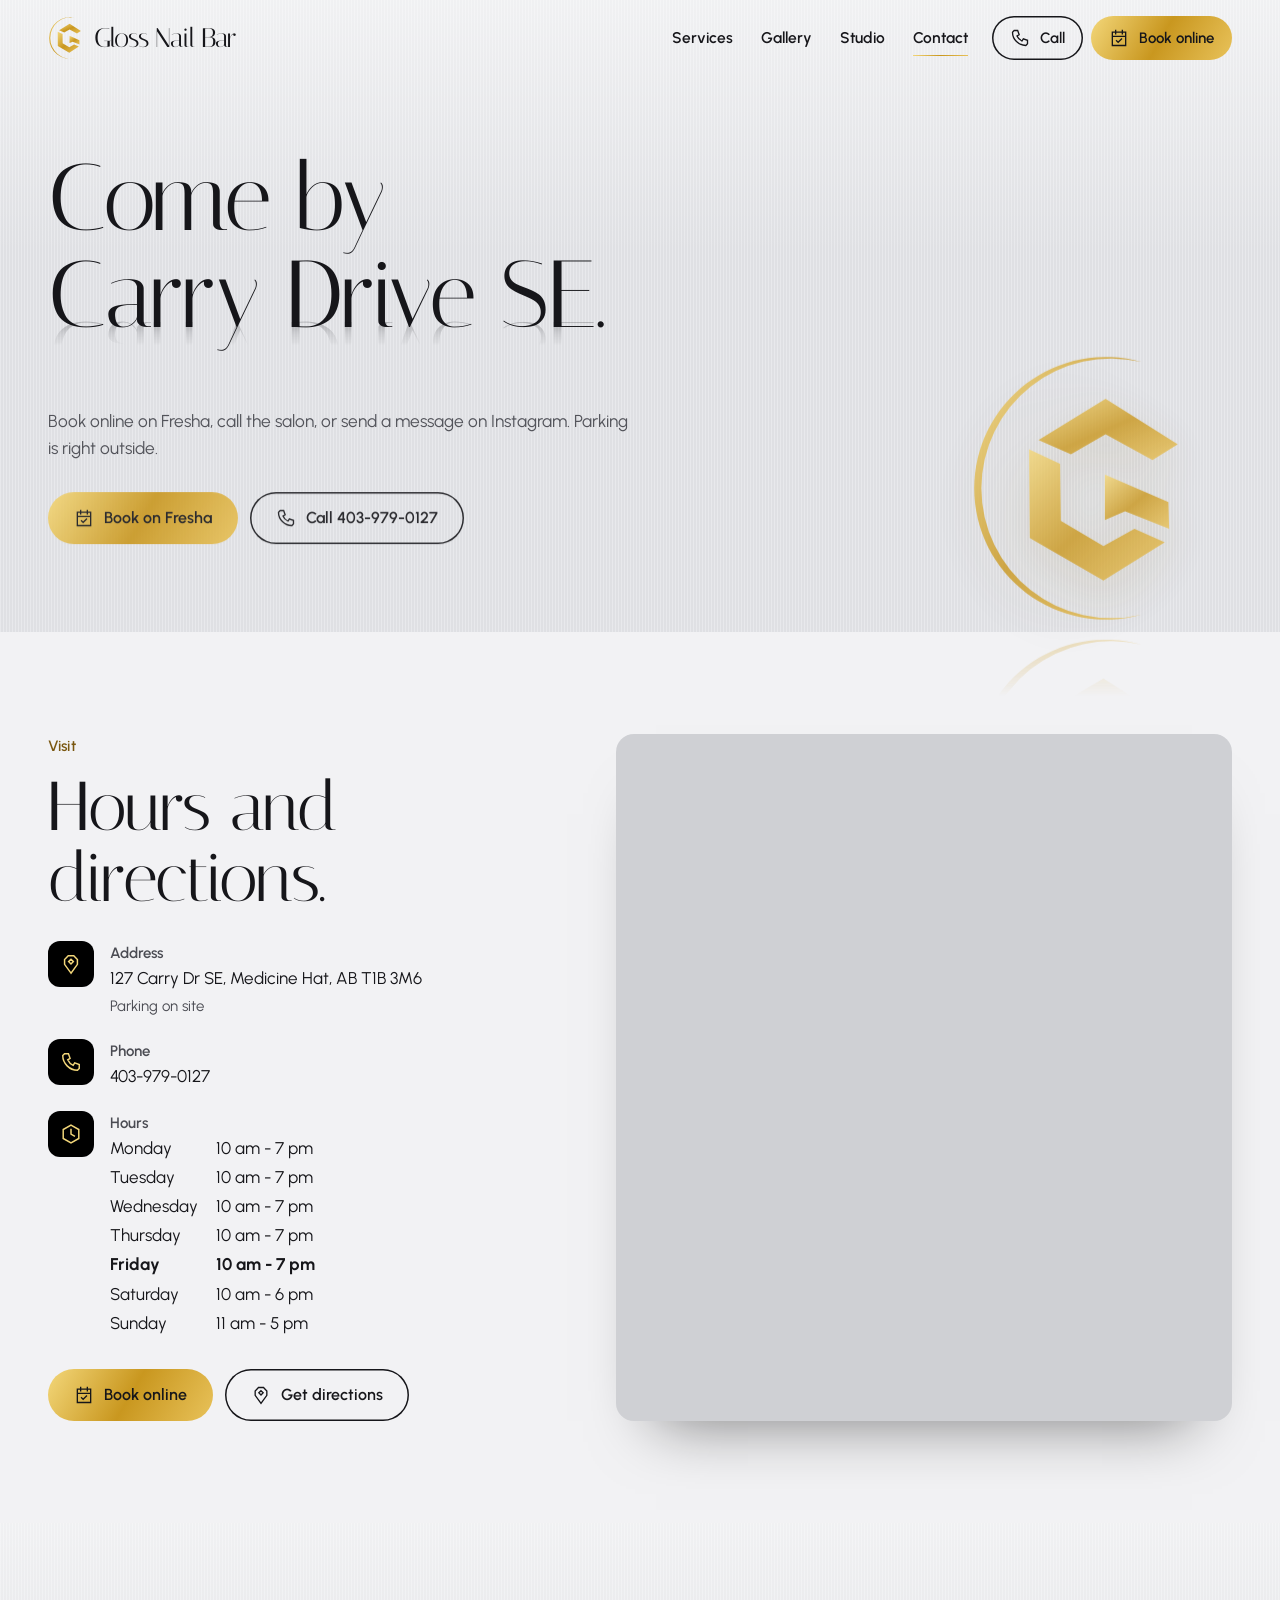
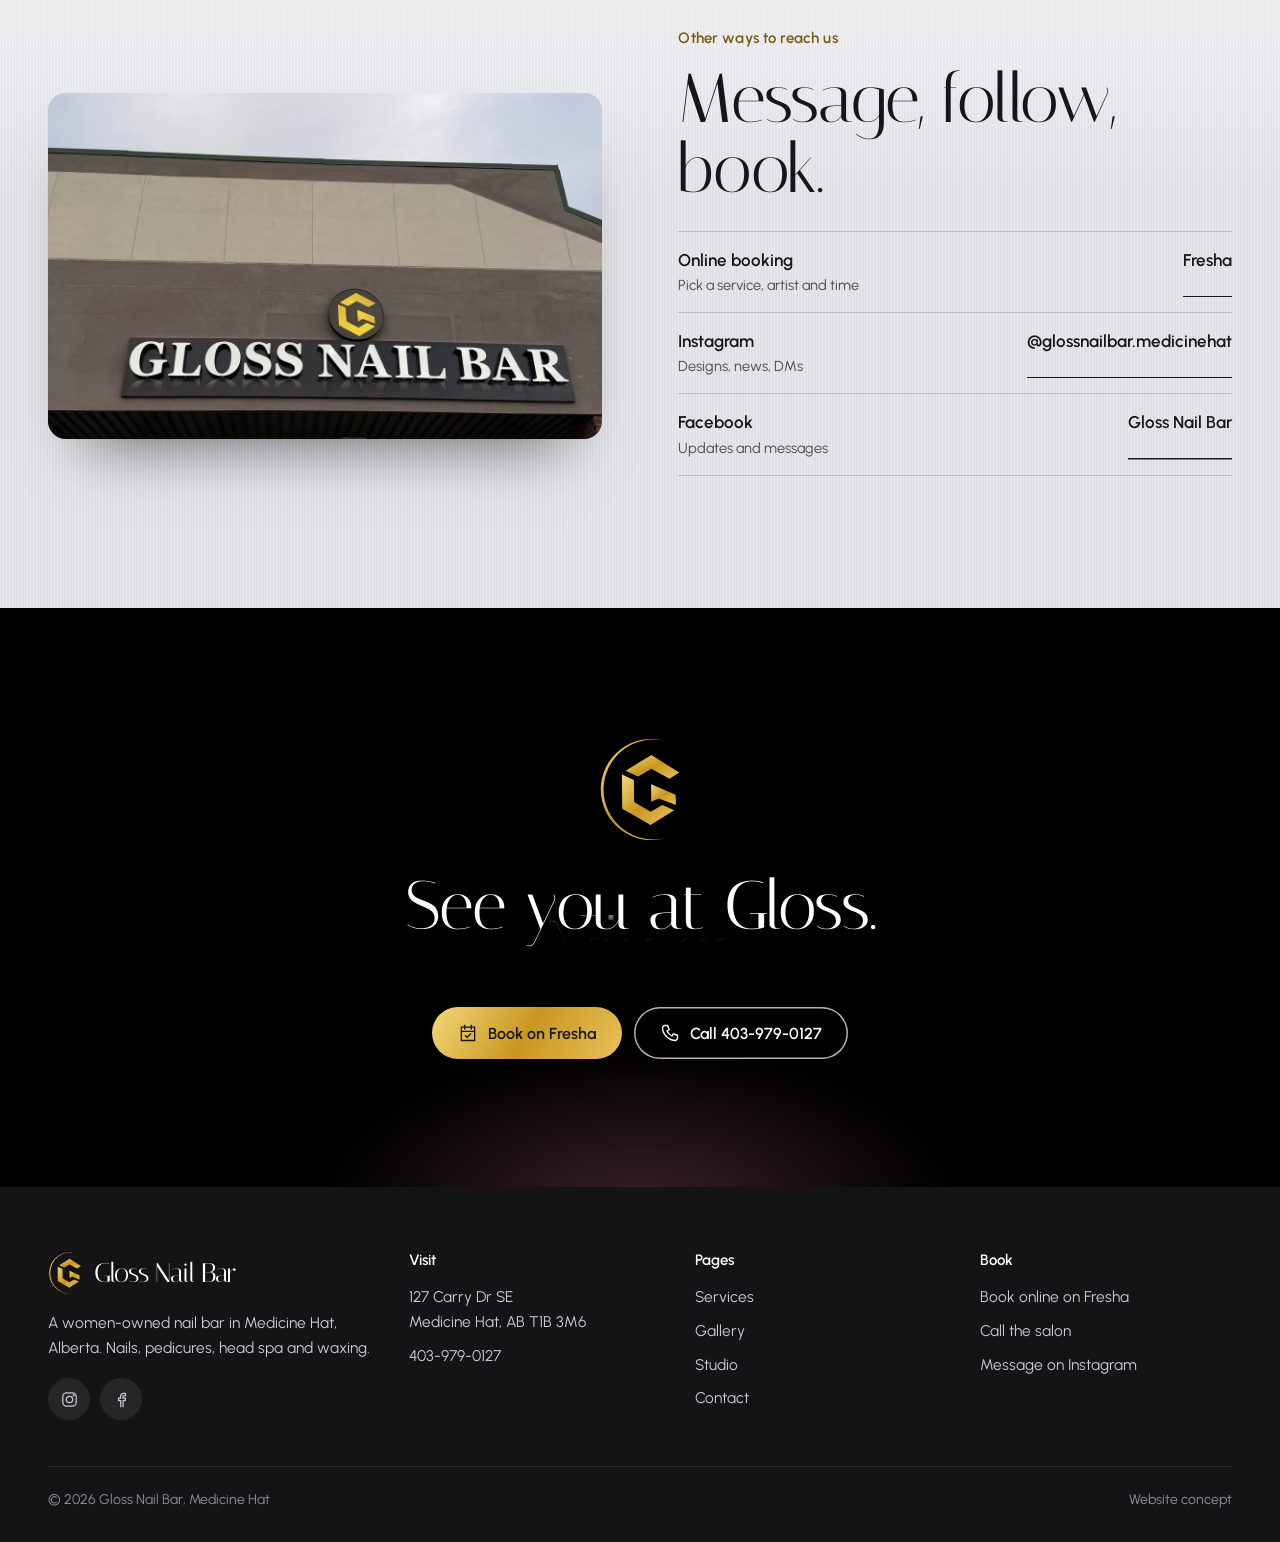
<file: contact.html>
<!doctype html>
<html lang="en">
<head>
<meta charset="utf-8">
<meta name="viewport" content="width=device-width, initial-scale=1, viewport-fit=cover">
<script>(function(d){if(!matchMedia("(prefers-reduced-motion: reduce)").matches){d.classList.add("js-anim");setTimeout(function(){d.classList.remove("js-anim")},3500)}})(document.documentElement)</script>
<title>Contact and hours | Gloss Nail Bar, Medicine Hat</title>
<meta name="description" content="Gloss Nail Bar, 127 Carry Dr SE, Medicine Hat AB. Call 403-979-0127 or book online on Fresha. Open seven days a week.">
<meta name="robots" content="noindex, nofollow">
<meta name="theme-color" content="#e3e4e8">
<meta property="og:type" content="website">
<meta property="og:site_name" content="Gloss Nail Bar">
<meta property="og:title" content="Contact and hours | Gloss Nail Bar, Medicine Hat">
<meta property="og:description" content="Gloss Nail Bar, 127 Carry Dr SE, Medicine Hat AB. Call 403-979-0127 or book online on Fresha. Open seven days a week.">
<meta property="og:image" content="https://konkos-design.github.io/gloss-nail-bar/img/og-image.jpg">
<meta property="og:image:width" content="1200">
<meta property="og:image:height" content="630">
<meta property="og:url" content="https://konkos-design.github.io/gloss-nail-bar/contact.html">
<meta name="twitter:card" content="summary_large_image">
<meta name="twitter:title" content="Contact and hours | Gloss Nail Bar, Medicine Hat">
<meta name="twitter:description" content="Gloss Nail Bar, 127 Carry Dr SE, Medicine Hat AB. Call 403-979-0127 or book online on Fresha. Open seven days a week.">
<meta name="twitter:image" content="https://konkos-design.github.io/gloss-nail-bar/img/og-image.jpg">
<link rel="icon" href="img/favicon.svg" type="image/svg+xml">
<link rel="icon" href="favicon.ico" sizes="48x48">
<link rel="apple-touch-icon" href="img/apple-touch-icon.png">
<link rel="preload" href="fonts/italiana.woff2" as="font" type="font/woff2" crossorigin>
<link rel="preload" href="fonts/urbanist.woff2" as="font" type="font/woff2" crossorigin>
<link rel="stylesheet" href="css/style.css">
</head>
<body>
<svg width="0" height="0" style="position:absolute" aria-hidden="true"><defs><linearGradient id="rg" x1="0" y1="0" x2="1" y2="1"><stop offset="0" stop-color="#f3d77a"/><stop offset=".5" stop-color="#c9971f"/><stop offset="1" stop-color="#e8c25a"/></linearGradient></defs><symbol id="i-hand" viewBox="0 0 24 24" fill="none" stroke="currentColor" stroke-width="1.6" stroke-linejoin="miter" stroke-linecap="square"><path d="M7 21v-9.5L5 9.8V6.5l2-1.6 2 1.6V12M9 12V4.6L11 3l2 1.6V12M13 12V5.6L15 4l2 1.6V12M17 12V8.6L19 7l1.6 1.6v6.2L17.5 21"/></symbol><symbol id="i-ext" viewBox="0 0 24 24" fill="none" stroke="currentColor" stroke-width="1.6" stroke-linejoin="miter" stroke-linecap="square"><path d="M12 2.5l4 4v8.5l-4 6.5-4-6.5V6.5z"/><path d="M8 11.5h8M10.2 6.6L12 4.8l1.8 1.8"/></symbol><symbol id="i-chair" viewBox="0 0 24 24" fill="none" stroke="currentColor" stroke-width="1.6" stroke-linejoin="miter" stroke-linecap="square"><path d="M7 3h9l1.2 8H6.2z"/><path d="M4.5 11h14.5v4.6H4.5zM8 15.6v3.4H5M15.5 15.6v3.4H20M3 21h18"/></symbol><symbol id="i-head" viewBox="0 0 24 24" fill="none" stroke="currentColor" stroke-width="1.6" stroke-linejoin="miter" stroke-linecap="square"><path d="M9 21v-3.6H5.6L4.6 13l1.9-1.4V8.2L10 3.8h5.2L19 8.2v5.6l-2 3V21"/><path d="M21 2.5v2.2M22.3 6.2h-2.2M11 9.5h2"/></symbol><symbol id="i-wax" viewBox="0 0 24 24" fill="none" stroke="currentColor" stroke-width="1.6" stroke-linejoin="miter" stroke-linecap="square"><path d="M3.5 15.5L15 4l5 5L8.5 20.5z"/><path d="M7.8 11.2l5 5M11.2 7.8l5 5"/></symbol><symbol id="i-star" viewBox="0 0 24 24" fill="none" stroke="currentColor" stroke-width="1.6" stroke-linejoin="miter" stroke-linecap="square"><path d="M12 3l2.5 5.4 5.9.7-4.4 4 1.2 5.9L12 16l-5.2 3 1.2-5.9-4.4-4 5.9-.7z"/></symbol><symbol id="i-gem" viewBox="0 0 24 24" fill="none" stroke="currentColor" stroke-width="1.6" stroke-linejoin="miter" stroke-linecap="square"><path d="M7 4h10l4 5-9 11L3 9z"/><path d="M3 9h18M9.2 4L12 9l2.8-5M12 9v11"/></symbol><symbol id="i-pin" viewBox="0 0 24 24" fill="none" stroke="currentColor" stroke-width="1.6" stroke-linejoin="miter" stroke-linecap="square"><path d="M12 22l-7-9.6V7.2L9 3h6l4 4.2v5.2z"/><path d="M12 6.8l2.6 2.6L12 12 9.4 9.4z"/></symbol><symbol id="i-phone" viewBox="0 0 24 24" fill="none" stroke="currentColor" stroke-width="1.6" stroke-linejoin="miter" stroke-linecap="square"><path d="M5 3h4.2l1.8 5-2.6 1.6a11.5 11.5 0 0 0 6 6L16 13l5 1.8V19l-2 2C10.4 21 3 13.6 3 5z"/></symbol><symbol id="i-clock" viewBox="0 0 24 24" fill="none" stroke="currentColor" stroke-width="1.6" stroke-linejoin="miter" stroke-linecap="square"><path d="M12 2.2l8.5 4.9v9.8L12 21.8l-8.5-4.9V7.1z"/><path d="M12 7v5.2l3.6 2.1"/></symbol><symbol id="i-cal" viewBox="0 0 24 24" fill="none" stroke="currentColor" stroke-width="1.6" stroke-linejoin="miter" stroke-linecap="square"><path d="M4 5h16v16H4zM4 10h16M8 2.8V7M16 2.8V7"/><path d="M9 15.2l2 2 4-4"/></symbol><symbol id="i-park" viewBox="0 0 24 24" fill="none" stroke="currentColor" stroke-width="1.6" stroke-linejoin="miter" stroke-linecap="square"><path d="M5 3h14v18H5z"/><path d="M10 17V7h3.4a3 3 0 0 1 0 6H10"/></symbol><symbol id="i-heart" viewBox="0 0 24 24" fill="none" stroke="currentColor" stroke-width="1.6" stroke-linejoin="miter" stroke-linecap="square"><path d="M12 20.5L3.5 12V7.2L7.2 3.5h2.2L12 6.1l2.6-2.6h2.2l3.7 3.7V12z"/></symbol><symbol id="i-cup" viewBox="0 0 24 24" fill="none" stroke="currentColor" stroke-width="1.6" stroke-linejoin="miter" stroke-linecap="square"><path d="M5 8h12v5.5a5 5 0 0 1-5 5h-2a5 5 0 0 1-5-5zM17 10h2.6v3.2H17M3.5 21h16"/><path d="M9 2.8v2.6M13 2.8v2.6"/></symbol><symbol id="i-shield" viewBox="0 0 24 24" fill="none" stroke="currentColor" stroke-width="1.6" stroke-linejoin="miter" stroke-linecap="square"><path d="M12 2.5l7.5 3v6c0 4.6-3.2 8.2-7.5 10-4.3-1.8-7.5-5.4-7.5-10v-6z"/><path d="M8.6 12l2.4 2.4 4.4-4.6"/></symbol><symbol id="i-bolt" viewBox="0 0 24 24" fill="none" stroke="currentColor" stroke-width="1.6" stroke-linejoin="miter" stroke-linecap="square"><path d="M13.5 2.5L5 13.5h6l-1 8 8.5-11h-6z"/></symbol><symbol id="i-arr-r" viewBox="0 0 24 24" fill="none" stroke="currentColor" stroke-width="1.6" stroke-linejoin="miter" stroke-linecap="square"><path d="M4 12h15M13.5 6.5L19 12l-5.5 5.5"/></symbol><symbol id="i-arr-l" viewBox="0 0 24 24" fill="none" stroke="currentColor" stroke-width="1.6" stroke-linejoin="miter" stroke-linecap="square"><path d="M20 12H5M10.5 6.5L5 12l5.5 5.5"/></symbol><symbol id="i-x" viewBox="0 0 24 24" fill="none" stroke="currentColor" stroke-width="1.6" stroke-linejoin="miter" stroke-linecap="square"><path d="M5.5 5.5l13 13M18.5 5.5l-13 13"/></symbol><symbol id="i-ig" viewBox="0 0 24 24" fill="none" stroke="currentColor" stroke-width="1.6" stroke-linejoin="miter" stroke-linecap="square"><rect x="3.5" y="3.5" width="17" height="17" rx="5"/><circle cx="12" cy="12" r="4"/><circle cx="17.2" cy="6.8" r=".6" fill="currentColor"/></symbol><symbol id="i-fb" viewBox="0 0 24 24" fill="none" stroke="currentColor" stroke-width="1.6" stroke-linejoin="miter" stroke-linecap="square"><path d="M14 21v-7.6h2.6l.4-3H14V8.6c0-.9.3-1.5 1.6-1.5H17V4.4a20 20 0 0 0-2.3-.1c-2.3 0-3.8 1.4-3.8 3.9v2.2H8.3v3H11V21"/></symbol><symbol id="i-up" viewBox="0 0 24 24" fill="none" stroke="currentColor" stroke-width="1.6" stroke-linejoin="miter" stroke-linecap="square"><path d="M12 19V5M6.5 10.5L12 5l5.5 5.5"/></symbol><symbol id="i-starf" viewBox="0 0 24 24"><path fill="currentColor" d="M12 2.8l2.7 5.9 6.4.7-4.8 4.4 1.3 6.4L12 17l-5.6 3.2 1.3-6.4L2.9 9.4l6.4-.7z"/></symbol></svg>
<a class="skip" href="#main">Skip to content</a>
<header class="hdr" id="hdr">
 <div class="hdr__in">
  <a class="brand" href="index.html" aria-label="Gloss Nail Bar, home"><img src="img/logo-mark.svg" alt="" width="34" height="43"><span>Gloss Nail Bar</span></a>
  <nav class="nav" aria-label="Main"><a href="services.html">Services</a><a href="gallery.html">Gallery</a><a href="studio.html">Studio</a><a href="contact.html" aria-current="page">Contact</a></nav>
  <div class="hdr__cta">
   <a class="btn btn--ghost" href="tel:+14039790127"><svg class="" aria-hidden="true"><use href="#i-phone"/></svg>Call</a>
   <a class="btn btn--gold" href="https://www.fresha.com/book-now/gloss-nail-bar-l2zitei5/all-offer?share=true&pId=2696125" target="_blank" rel="noopener"><svg class="" aria-hidden="true"><use href="#i-cal"/></svg>Book online</a>
  </div>
  <button class="burger" type="button" aria-label="Open menu" aria-expanded="false" aria-controls="mnav"><i></i><i></i></button>
 </div>
</header>
<div class="mnav on-dark" id="mnav" aria-hidden="true" inert>
 <a class="mnav__l" href="index.html">Home</a><a class="mnav__l" href="services.html">Services</a><a class="mnav__l" href="gallery.html">Gallery</a><a class="mnav__l" href="studio.html">Studio</a><a class="mnav__l" href="contact.html">Contact</a>
 <div class="btn-row">
  <a class="btn btn--gold" href="https://www.fresha.com/book-now/gloss-nail-bar-l2zitei5/all-offer?share=true&pId=2696125" target="_blank" rel="noopener"><svg class="" aria-hidden="true"><use href="#i-cal"/></svg>Book online</a>
  <a class="btn btn--ghost" href="tel:+14039790127"><svg class="" aria-hidden="true"><use href="#i-phone"/></svg>Call 403-979-0127</a>
 </div>
 <p class="mnav__info">127 Carry Dr SE, Medicine Hat, AB T1B 3M6</p>
</div>
<main id="main"><section class="phero brushed"><div class="wrap">
 <h1><span class="ln"><span>Come by</span></span><span class="ln"><span>Carry Drive SE.</span></span></h1>
 <span class="mirror__echo" aria-hidden="true"><span>Carry Drive SE.</span></span>
 <p class="lead">Book online on Fresha, call the salon, or send a message on Instagram. Parking is right outside.</p>
 <div class="btn-row"><a class="btn btn--gold" href="https://www.fresha.com/book-now/gloss-nail-bar-l2zitei5/all-offer?share=true&pId=2696125" target="_blank" rel="noopener"><svg class="" aria-hidden="true"><use href="#i-cal"/></svg>Book on Fresha</a><a class="btn btn--ghost" href="tel:+14039790127"><svg class="" aria-hidden="true"><use href="#i-phone"/></svg>Call 403-979-0127</a></div>
 
 <div class="phero__mark" aria-hidden="true"><img src="img/logo-mark.svg" alt=""><div class="phero__eb"><img class="phero__echo" src="img/logo-mark.svg" alt=""></div></div>
</div></section><section class="sec sec--mist" aria-labelledby="visit-h">
 <div class="wrap visit">
  <div class="rv">
   <p class="kicker">Visit</p>
   <h2 id="visit-h" style="font-size:clamp(38px,5.4vw,72px)">Hours and directions.</h2>
   <ul class="info">
    <li><span class="ic"><svg class="" aria-hidden="true"><use href="#i-pin"/></svg></span><span><b>Address</b><a href="https://www.google.com/maps/dir/?api=1&destination=Gloss+Nail+Bar,+127+Carry+Dr+SE,+Medicine+Hat,+AB+T1B+3M6" target="_blank" rel="noopener">127 Carry Dr SE, Medicine Hat, AB T1B 3M6</a><br><span style="color:var(--ink-2);font-size:15px">Parking on site</span></span></li>
    <li><span class="ic"><svg class="" aria-hidden="true"><use href="#i-phone"/></svg></span><span><b>Phone</b><a href="tel:+14039790127">403-979-0127</a></span></li>
    <li><span class="ic"><svg class="" aria-hidden="true"><use href="#i-clock"/></svg></span><span><b>Hours</b><span class="hours" data-hours>
      <span data-d="1">Monday</span><span data-d="1">10 am - 7 pm</span>
      <span data-d="2">Tuesday</span><span data-d="2">10 am - 7 pm</span>
      <span data-d="3">Wednesday</span><span data-d="3">10 am - 7 pm</span>
      <span data-d="4">Thursday</span><span data-d="4">10 am - 7 pm</span>
      <span data-d="5">Friday</span><span data-d="5">10 am - 7 pm</span>
      <span data-d="6">Saturday</span><span data-d="6">10 am - 6 pm</span>
      <span data-d="0">Sunday</span><span data-d="0">11 am - 5 pm</span>
    </span></span></li>
   </ul>
   <div class="btn-row">
    <a class="btn btn--gold" href="https://www.fresha.com/book-now/gloss-nail-bar-l2zitei5/all-offer?share=true&pId=2696125" target="_blank" rel="noopener"><svg class="" aria-hidden="true"><use href="#i-cal"/></svg>Book online</a>
    <a class="btn btn--ghost" href="https://www.google.com/maps/dir/?api=1&destination=Gloss+Nail+Bar,+127+Carry+Dr+SE,+Medicine+Hat,+AB+T1B+3M6" target="_blank" rel="noopener"><svg class="" aria-hidden="true"><use href="#i-pin"/></svg>Get directions</a>
   </div>
  </div>
  <div class="map rv rv-d1"><iframe src="https://maps.google.com/maps?q=Gloss%20Nail%20Bar%2C%20127%20Carry%20Dr%20SE%2C%20Medicine%20Hat%2C%20AB&z=15&output=embed" title="Map: Gloss Nail Bar, 127 Carry Dr SE, Medicine Hat" loading="lazy" referrerpolicy="no-referrer-when-downgrade"></iframe></div>
 </div>
</section>

<section class="sec brushed"><div class="wrap split">
 <div class="split__media rv"><div class="frame frame--wide"><img src="img/salon-sign.webp" alt="Gloss Nail Bar sign on the building" loading="lazy" width="1280" height="720"></div></div>
 <div class="rv rv-d1"><p class="kicker">Other ways to reach us</p><h2>Message, follow, book.</h2>
  <ul class="menu-mini">
   <li><span>Online booking<small>Pick a service, artist and time</small></span><a class="link" href="https://www.fresha.com/book-now/gloss-nail-bar-l2zitei5/all-offer?share=true&pId=2696125" target="_blank" rel="noopener">Fresha</a></li>
   <li><span>Instagram<small>Designs, news, DMs</small></span><a class="link" href="https://www.instagram.com/glossnailbar.medicinehat/" target="_blank" rel="noopener">@glossnailbar.medicinehat</a></li>
   <li><span>Facebook<small>Updates and messages</small></span><a class="link" href="https://www.facebook.com/profile.php?id=61584464171157" target="_blank" rel="noopener">Gloss Nail Bar</a></li>
  </ul>
 </div>
</div></section>
<section class="band on-dark" aria-labelledby="band-h">
 <div class="wrap">
 <img class="band__mark rv" src="img/logo-mark.svg" alt="" width="84" height="107">
 <h2 id="band-h" class="rv">See you at Gloss.</h2>
 <div class="rv" style="max-width:13em;margin:0 auto"><span class="mirror__echo" aria-hidden="true"><span>See you at Gloss.</span></span></div>
 <div class="btn-row rv">
  <a class="btn btn--gold" href="https://www.fresha.com/book-now/gloss-nail-bar-l2zitei5/all-offer?share=true&pId=2696125" target="_blank" rel="noopener"><svg class="" aria-hidden="true"><use href="#i-cal"/></svg>Book on Fresha</a>
  <a class="btn btn--ghost" href="tel:+14039790127"><svg class="" aria-hidden="true"><use href="#i-phone"/></svg>Call 403-979-0127</a>
 </div>
 </div>
 <div class="band__glow" aria-hidden="true"></div>
</section>
</main><footer class="ftr">
 <div class="wrap">
  <div class="ftr__grid">
   <div>
    <a class="brand" href="index.html"><img src="img/logo-mark.svg" alt="" width="34" height="43"><span>Gloss Nail Bar</span></a>
    <p style="margin-top:16px;max-width:22em">A women-owned nail bar in Medicine Hat, Alberta. Nails, pedicures, head spa and waxing.</p>
    <div class="soc"><a href="https://www.instagram.com/glossnailbar.medicinehat/" target="_blank" rel="noopener" aria-label="Instagram"><svg class="" aria-hidden="true"><use href="#i-ig"/></svg></a><a href="https://www.facebook.com/profile.php?id=61584464171157" target="_blank" rel="noopener" aria-label="Facebook"><svg class="" aria-hidden="true"><use href="#i-fb"/></svg></a></div>
   </div>
   <div><h4>Visit</h4><ul><li><a href="https://www.google.com/maps/dir/?api=1&destination=Gloss+Nail+Bar,+127+Carry+Dr+SE,+Medicine+Hat,+AB+T1B+3M6" target="_blank" rel="noopener">127 Carry Dr SE<br>Medicine Hat, AB T1B 3M6</a></li><li><a href="tel:+14039790127">403-979-0127</a></li></ul></div>
   <div><h4>Pages</h4><ul><li><a href="services.html">Services</a></li><li><a href="gallery.html">Gallery</a></li><li><a href="studio.html">Studio</a></li><li><a href="contact.html">Contact</a></li></ul></div>
   <div><h4>Book</h4><ul><li><a href="https://www.fresha.com/book-now/gloss-nail-bar-l2zitei5/all-offer?share=true&pId=2696125" target="_blank" rel="noopener">Book online on Fresha</a></li><li><a href="tel:+14039790127">Call the salon</a></li><li><a href="https://www.instagram.com/glossnailbar.medicinehat/" target="_blank" rel="noopener">Message on Instagram</a></li></ul></div>
  </div>
  <div class="ftr__base"><span>&copy; <span data-year>2026</span> Gloss Nail Bar, Medicine Hat</span><span>Website concept</span></div>
 </div>
</footer>
<button class="ring-top" type="button" aria-label="Back to top">
 <svg viewBox="0 0 58 58" aria-hidden="true"><circle class="bg" cx="29" cy="29" r="26"/><circle class="fg" cx="29" cy="29" r="26" pathLength="1" stroke-dasharray="1" stroke-dashoffset="1"/></svg>
 <svg class="g" viewBox="286 118 206 262" style="position:relative;transform:none;width:22px;height:28px" aria-hidden="true"><g fill="url(#rg)"><path d="M305 180L398 123L498 186L463 208L398 172L350 200Z"/><path d="M292 193L335 213L336 292L395 327L438 303L480 322L395 375L293 316Z"/><path d="M397 228L485 266L486 303L425 279L397 291Z"/></g></svg>
</button>
<script src="js/gsap.min.js" defer></script>
<script src="js/ScrollTrigger.min.js" defer></script>
<script src="js/main.js" defer></script>
</body>
</html>
</file>
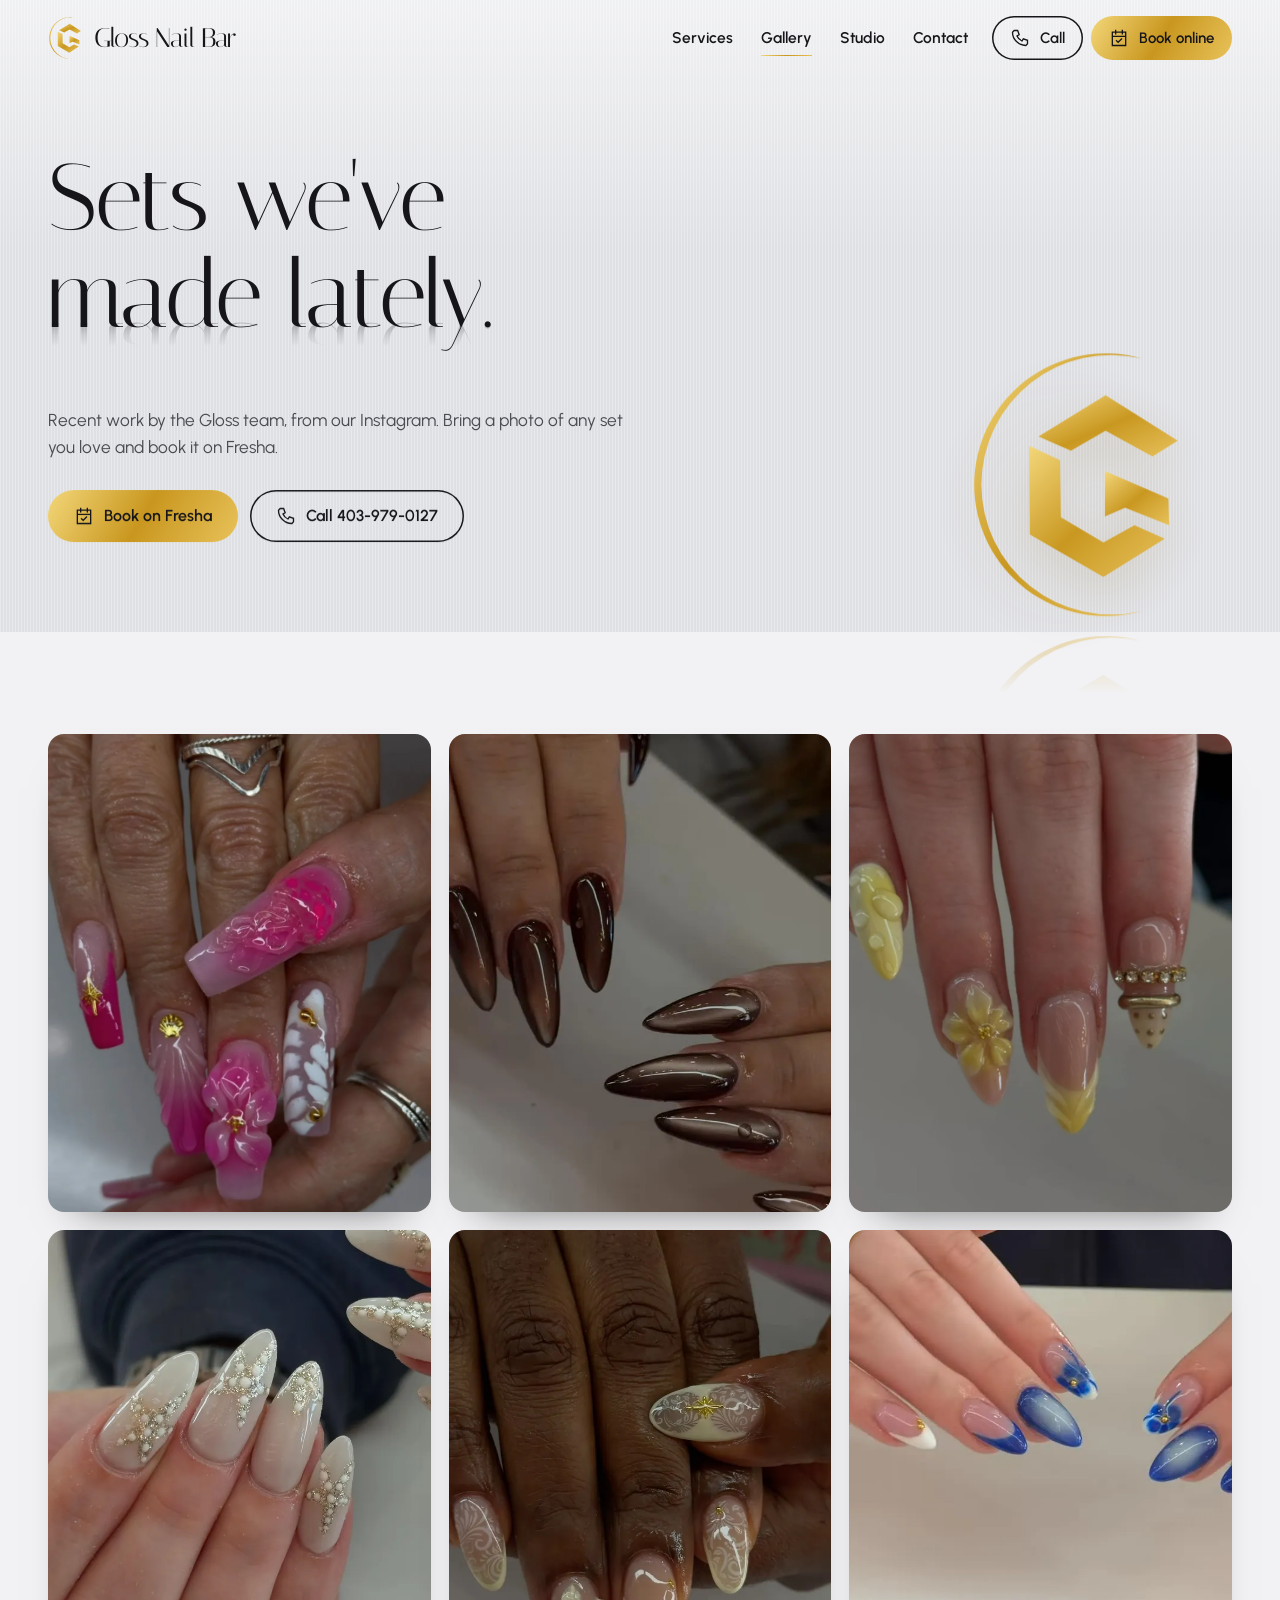
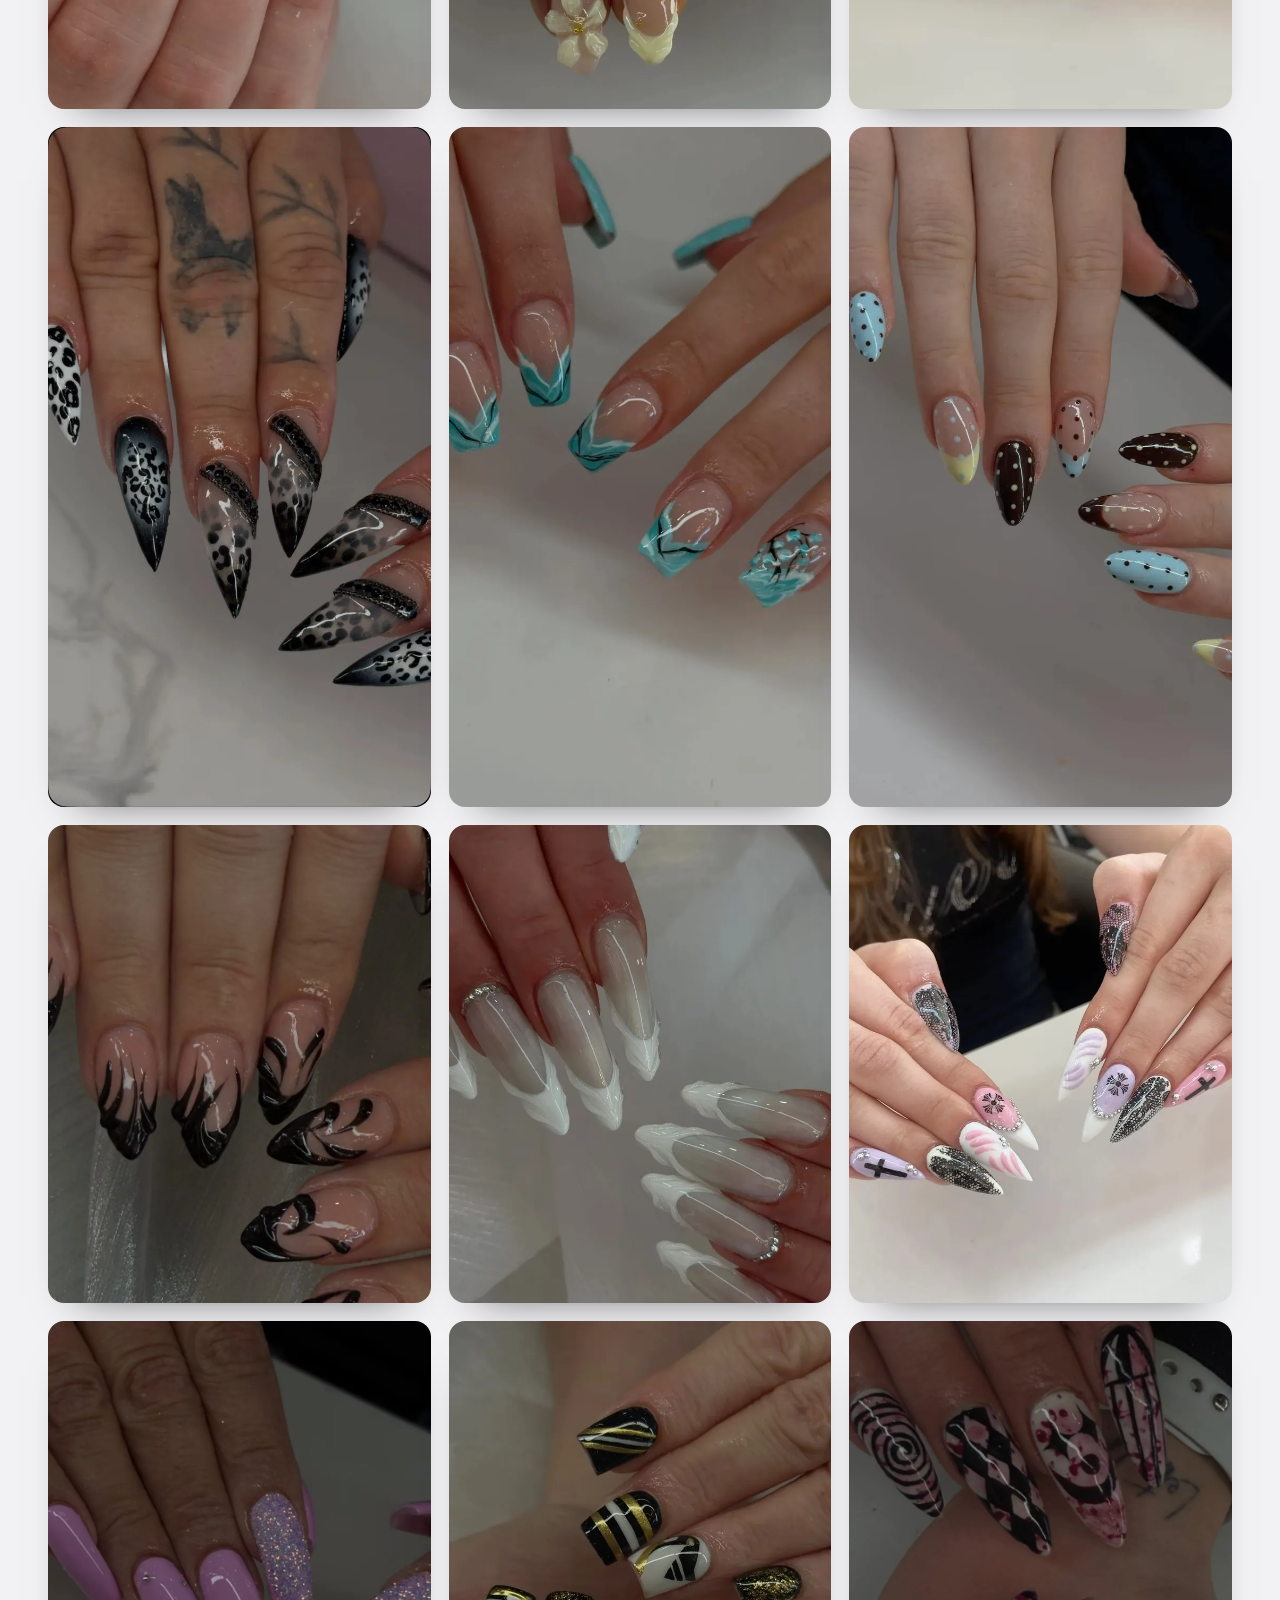
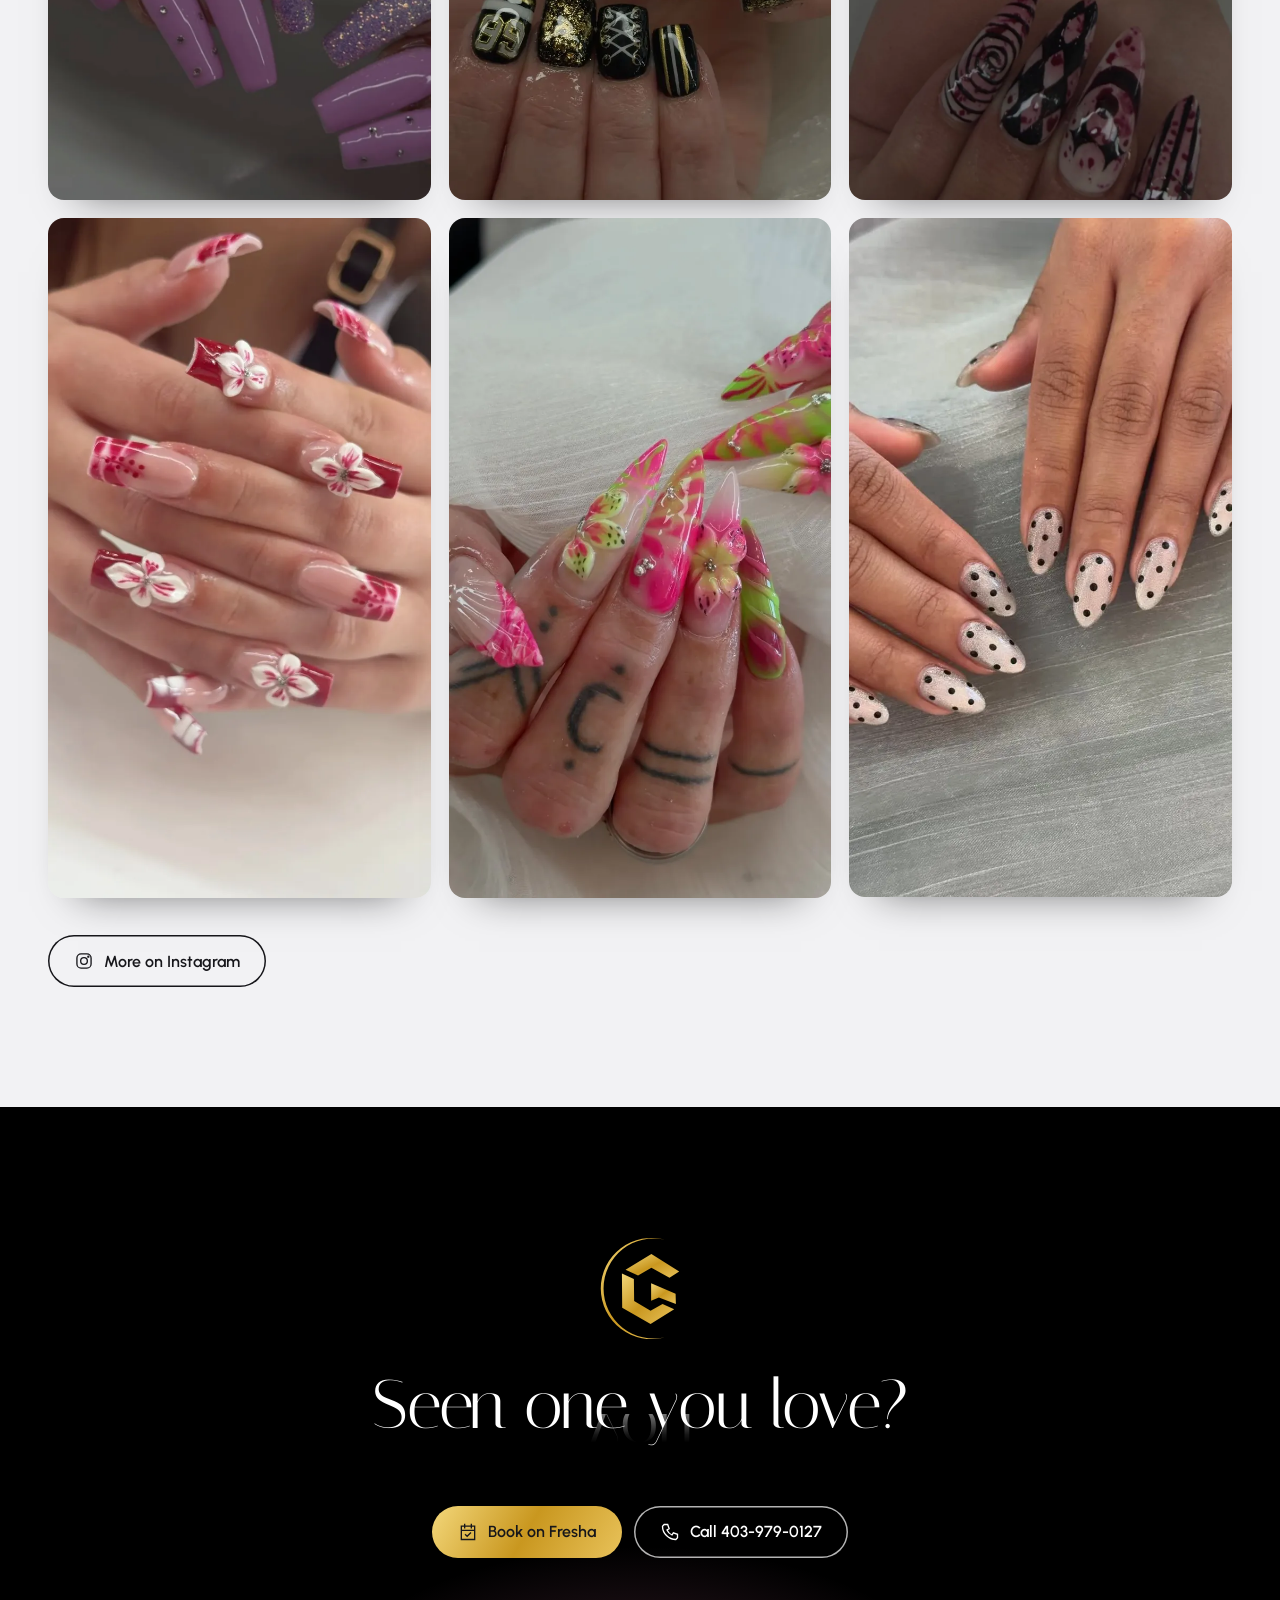
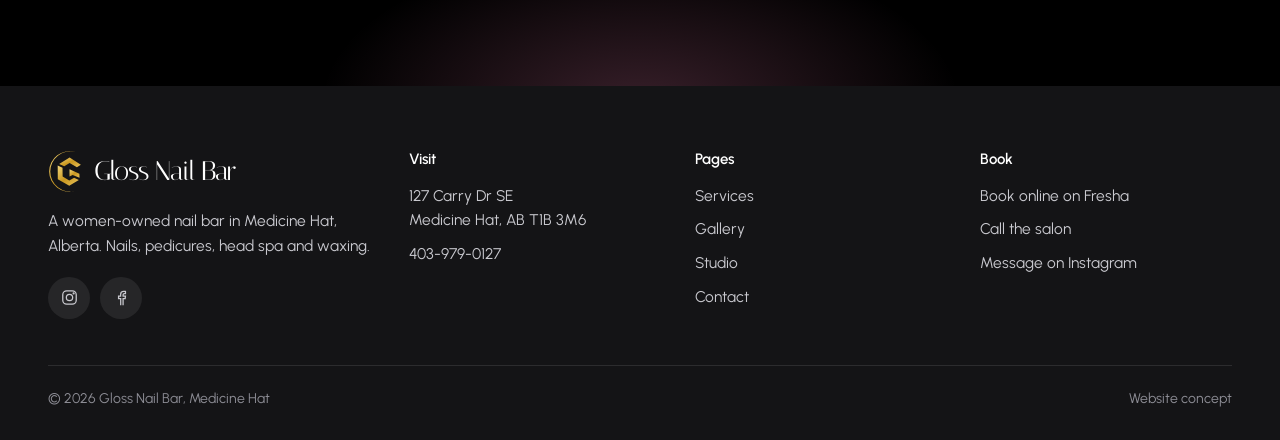
<file: gallery.html>
<!doctype html>
<html lang="en">
<head>
<meta charset="utf-8">
<meta name="viewport" content="width=device-width, initial-scale=1, viewport-fit=cover">
<script>(function(d){if(!matchMedia("(prefers-reduced-motion: reduce)").matches){d.classList.add("js-anim");setTimeout(function(){d.classList.remove("js-anim")},3500)}})(document.documentElement)</script>
<title>Gallery | Gloss Nail Bar, Medicine Hat</title>
<meta name="description" content="Recent nail sets from Gloss Nail Bar in Medicine Hat: 3D art, French tips, chrome, stilettos, seasonal sets and more.">
<meta name="robots" content="noindex, nofollow">
<meta name="theme-color" content="#e3e4e8">
<meta property="og:type" content="website">
<meta property="og:site_name" content="Gloss Nail Bar">
<meta property="og:title" content="Gallery | Gloss Nail Bar, Medicine Hat">
<meta property="og:description" content="Recent nail sets from Gloss Nail Bar in Medicine Hat: 3D art, French tips, chrome, stilettos, seasonal sets and more.">
<meta property="og:image" content="https://konkos-design.github.io/gloss-nail-bar/img/og-image.jpg">
<meta property="og:image:width" content="1200">
<meta property="og:image:height" content="630">
<meta property="og:url" content="https://konkos-design.github.io/gloss-nail-bar/gallery.html">
<meta name="twitter:card" content="summary_large_image">
<meta name="twitter:title" content="Gallery | Gloss Nail Bar, Medicine Hat">
<meta name="twitter:description" content="Recent nail sets from Gloss Nail Bar in Medicine Hat: 3D art, French tips, chrome, stilettos, seasonal sets and more.">
<meta name="twitter:image" content="https://konkos-design.github.io/gloss-nail-bar/img/og-image.jpg">
<link rel="icon" href="img/favicon.svg" type="image/svg+xml">
<link rel="icon" href="favicon.ico" sizes="48x48">
<link rel="apple-touch-icon" href="img/apple-touch-icon.png">
<link rel="preload" href="fonts/italiana.woff2" as="font" type="font/woff2" crossorigin>
<link rel="preload" href="fonts/urbanist.woff2" as="font" type="font/woff2" crossorigin>
<link rel="stylesheet" href="css/style.css">
</head>
<body>
<svg width="0" height="0" style="position:absolute" aria-hidden="true"><defs><linearGradient id="rg" x1="0" y1="0" x2="1" y2="1"><stop offset="0" stop-color="#f3d77a"/><stop offset=".5" stop-color="#c9971f"/><stop offset="1" stop-color="#e8c25a"/></linearGradient></defs><symbol id="i-hand" viewBox="0 0 24 24" fill="none" stroke="currentColor" stroke-width="1.6" stroke-linejoin="miter" stroke-linecap="square"><path d="M7 21v-9.5L5 9.8V6.5l2-1.6 2 1.6V12M9 12V4.6L11 3l2 1.6V12M13 12V5.6L15 4l2 1.6V12M17 12V8.6L19 7l1.6 1.6v6.2L17.5 21"/></symbol><symbol id="i-ext" viewBox="0 0 24 24" fill="none" stroke="currentColor" stroke-width="1.6" stroke-linejoin="miter" stroke-linecap="square"><path d="M12 2.5l4 4v8.5l-4 6.5-4-6.5V6.5z"/><path d="M8 11.5h8M10.2 6.6L12 4.8l1.8 1.8"/></symbol><symbol id="i-chair" viewBox="0 0 24 24" fill="none" stroke="currentColor" stroke-width="1.6" stroke-linejoin="miter" stroke-linecap="square"><path d="M7 3h9l1.2 8H6.2z"/><path d="M4.5 11h14.5v4.6H4.5zM8 15.6v3.4H5M15.5 15.6v3.4H20M3 21h18"/></symbol><symbol id="i-head" viewBox="0 0 24 24" fill="none" stroke="currentColor" stroke-width="1.6" stroke-linejoin="miter" stroke-linecap="square"><path d="M9 21v-3.6H5.6L4.6 13l1.9-1.4V8.2L10 3.8h5.2L19 8.2v5.6l-2 3V21"/><path d="M21 2.5v2.2M22.3 6.2h-2.2M11 9.5h2"/></symbol><symbol id="i-wax" viewBox="0 0 24 24" fill="none" stroke="currentColor" stroke-width="1.6" stroke-linejoin="miter" stroke-linecap="square"><path d="M3.5 15.5L15 4l5 5L8.5 20.5z"/><path d="M7.8 11.2l5 5M11.2 7.8l5 5"/></symbol><symbol id="i-star" viewBox="0 0 24 24" fill="none" stroke="currentColor" stroke-width="1.6" stroke-linejoin="miter" stroke-linecap="square"><path d="M12 3l2.5 5.4 5.9.7-4.4 4 1.2 5.9L12 16l-5.2 3 1.2-5.9-4.4-4 5.9-.7z"/></symbol><symbol id="i-gem" viewBox="0 0 24 24" fill="none" stroke="currentColor" stroke-width="1.6" stroke-linejoin="miter" stroke-linecap="square"><path d="M7 4h10l4 5-9 11L3 9z"/><path d="M3 9h18M9.2 4L12 9l2.8-5M12 9v11"/></symbol><symbol id="i-pin" viewBox="0 0 24 24" fill="none" stroke="currentColor" stroke-width="1.6" stroke-linejoin="miter" stroke-linecap="square"><path d="M12 22l-7-9.6V7.2L9 3h6l4 4.2v5.2z"/><path d="M12 6.8l2.6 2.6L12 12 9.4 9.4z"/></symbol><symbol id="i-phone" viewBox="0 0 24 24" fill="none" stroke="currentColor" stroke-width="1.6" stroke-linejoin="miter" stroke-linecap="square"><path d="M5 3h4.2l1.8 5-2.6 1.6a11.5 11.5 0 0 0 6 6L16 13l5 1.8V19l-2 2C10.4 21 3 13.6 3 5z"/></symbol><symbol id="i-clock" viewBox="0 0 24 24" fill="none" stroke="currentColor" stroke-width="1.6" stroke-linejoin="miter" stroke-linecap="square"><path d="M12 2.2l8.5 4.9v9.8L12 21.8l-8.5-4.9V7.1z"/><path d="M12 7v5.2l3.6 2.1"/></symbol><symbol id="i-cal" viewBox="0 0 24 24" fill="none" stroke="currentColor" stroke-width="1.6" stroke-linejoin="miter" stroke-linecap="square"><path d="M4 5h16v16H4zM4 10h16M8 2.8V7M16 2.8V7"/><path d="M9 15.2l2 2 4-4"/></symbol><symbol id="i-park" viewBox="0 0 24 24" fill="none" stroke="currentColor" stroke-width="1.6" stroke-linejoin="miter" stroke-linecap="square"><path d="M5 3h14v18H5z"/><path d="M10 17V7h3.4a3 3 0 0 1 0 6H10"/></symbol><symbol id="i-heart" viewBox="0 0 24 24" fill="none" stroke="currentColor" stroke-width="1.6" stroke-linejoin="miter" stroke-linecap="square"><path d="M12 20.5L3.5 12V7.2L7.2 3.5h2.2L12 6.1l2.6-2.6h2.2l3.7 3.7V12z"/></symbol><symbol id="i-cup" viewBox="0 0 24 24" fill="none" stroke="currentColor" stroke-width="1.6" stroke-linejoin="miter" stroke-linecap="square"><path d="M5 8h12v5.5a5 5 0 0 1-5 5h-2a5 5 0 0 1-5-5zM17 10h2.6v3.2H17M3.5 21h16"/><path d="M9 2.8v2.6M13 2.8v2.6"/></symbol><symbol id="i-shield" viewBox="0 0 24 24" fill="none" stroke="currentColor" stroke-width="1.6" stroke-linejoin="miter" stroke-linecap="square"><path d="M12 2.5l7.5 3v6c0 4.6-3.2 8.2-7.5 10-4.3-1.8-7.5-5.4-7.5-10v-6z"/><path d="M8.6 12l2.4 2.4 4.4-4.6"/></symbol><symbol id="i-bolt" viewBox="0 0 24 24" fill="none" stroke="currentColor" stroke-width="1.6" stroke-linejoin="miter" stroke-linecap="square"><path d="M13.5 2.5L5 13.5h6l-1 8 8.5-11h-6z"/></symbol><symbol id="i-arr-r" viewBox="0 0 24 24" fill="none" stroke="currentColor" stroke-width="1.6" stroke-linejoin="miter" stroke-linecap="square"><path d="M4 12h15M13.5 6.5L19 12l-5.5 5.5"/></symbol><symbol id="i-arr-l" viewBox="0 0 24 24" fill="none" stroke="currentColor" stroke-width="1.6" stroke-linejoin="miter" stroke-linecap="square"><path d="M20 12H5M10.5 6.5L5 12l5.5 5.5"/></symbol><symbol id="i-x" viewBox="0 0 24 24" fill="none" stroke="currentColor" stroke-width="1.6" stroke-linejoin="miter" stroke-linecap="square"><path d="M5.5 5.5l13 13M18.5 5.5l-13 13"/></symbol><symbol id="i-ig" viewBox="0 0 24 24" fill="none" stroke="currentColor" stroke-width="1.6" stroke-linejoin="miter" stroke-linecap="square"><rect x="3.5" y="3.5" width="17" height="17" rx="5"/><circle cx="12" cy="12" r="4"/><circle cx="17.2" cy="6.8" r=".6" fill="currentColor"/></symbol><symbol id="i-fb" viewBox="0 0 24 24" fill="none" stroke="currentColor" stroke-width="1.6" stroke-linejoin="miter" stroke-linecap="square"><path d="M14 21v-7.6h2.6l.4-3H14V8.6c0-.9.3-1.5 1.6-1.5H17V4.4a20 20 0 0 0-2.3-.1c-2.3 0-3.8 1.4-3.8 3.9v2.2H8.3v3H11V21"/></symbol><symbol id="i-up" viewBox="0 0 24 24" fill="none" stroke="currentColor" stroke-width="1.6" stroke-linejoin="miter" stroke-linecap="square"><path d="M12 19V5M6.5 10.5L12 5l5.5 5.5"/></symbol><symbol id="i-starf" viewBox="0 0 24 24"><path fill="currentColor" d="M12 2.8l2.7 5.9 6.4.7-4.8 4.4 1.3 6.4L12 17l-5.6 3.2 1.3-6.4L2.9 9.4l6.4-.7z"/></symbol></svg>
<a class="skip" href="#main">Skip to content</a>
<header class="hdr" id="hdr">
 <div class="hdr__in">
  <a class="brand" href="index.html" aria-label="Gloss Nail Bar, home"><img src="img/logo-mark.svg" alt="" width="34" height="43"><span>Gloss Nail Bar</span></a>
  <nav class="nav" aria-label="Main"><a href="services.html">Services</a><a href="gallery.html" aria-current="page">Gallery</a><a href="studio.html">Studio</a><a href="contact.html">Contact</a></nav>
  <div class="hdr__cta">
   <a class="btn btn--ghost" href="tel:+14039790127"><svg class="" aria-hidden="true"><use href="#i-phone"/></svg>Call</a>
   <a class="btn btn--gold" href="https://www.fresha.com/book-now/gloss-nail-bar-l2zitei5/all-offer?share=true&pId=2696125" target="_blank" rel="noopener"><svg class="" aria-hidden="true"><use href="#i-cal"/></svg>Book online</a>
  </div>
  <button class="burger" type="button" aria-label="Open menu" aria-expanded="false" aria-controls="mnav"><i></i><i></i></button>
 </div>
</header>
<div class="mnav on-dark" id="mnav" aria-hidden="true" inert>
 <a class="mnav__l" href="index.html">Home</a><a class="mnav__l" href="services.html">Services</a><a class="mnav__l" href="gallery.html">Gallery</a><a class="mnav__l" href="studio.html">Studio</a><a class="mnav__l" href="contact.html">Contact</a>
 <div class="btn-row">
  <a class="btn btn--gold" href="https://www.fresha.com/book-now/gloss-nail-bar-l2zitei5/all-offer?share=true&pId=2696125" target="_blank" rel="noopener"><svg class="" aria-hidden="true"><use href="#i-cal"/></svg>Book online</a>
  <a class="btn btn--ghost" href="tel:+14039790127"><svg class="" aria-hidden="true"><use href="#i-phone"/></svg>Call 403-979-0127</a>
 </div>
 <p class="mnav__info">127 Carry Dr SE, Medicine Hat, AB T1B 3M6</p>
</div>
<main id="main"><section class="phero brushed"><div class="wrap">
 <h1><span class="ln"><span>Sets we've</span></span><span class="ln"><span>made lately.</span></span></h1>
 <span class="mirror__echo" aria-hidden="true"><span>made lately.</span></span>
 <p class="lead">Recent work by the Gloss team, from our Instagram. Bring a photo of any set you love and book it on Fresha.</p>
 <div class="btn-row"><a class="btn btn--gold" href="https://www.fresha.com/book-now/gloss-nail-bar-l2zitei5/all-offer?share=true&pId=2696125" target="_blank" rel="noopener"><svg class="" aria-hidden="true"><use href="#i-cal"/></svg>Book on Fresha</a><a class="btn btn--ghost" href="tel:+14039790127"><svg class="" aria-hidden="true"><use href="#i-phone"/></svg>Call 403-979-0127</a></div>
 
 <div class="phero__mark" aria-hidden="true"><img src="img/logo-mark.svg" alt=""><div class="phero__eb"><img class="phero__echo" src="img/logo-mark.svg" alt=""></div></div>
</div></section>
<section class="sec sec--mist"><div class="wrap"><div class="masonry"><a class="rv" href="img/nails-pink-3d.webp" data-lb><img src="img/nails-pink-3d.webp" alt="3D roses in hot pink by Gloss Nail Bar" loading="lazy"></a><a class="rv" href="img/nails-pearl.webp" data-lb><img src="img/nails-pearl.webp" alt="Pearl almonds by Gloss Nail Bar" loading="lazy"></a><a class="rv" href="img/g-leopard.webp" data-lb><img src="img/g-leopard.webp" alt="Leopard stilettos by Gloss Nail Bar" loading="lazy"></a><a class="rv" href="img/nails-black-flame.webp" data-lb><img src="img/nails-black-flame.webp" alt="Black flame French by Gloss Nail Bar" loading="lazy"></a><a class="rv" href="img/nails-lilac-glitter.webp" data-lb><img src="img/nails-lilac-glitter.webp" alt="Lilac glitter coffins by Gloss Nail Bar" loading="lazy"></a><a class="rv" href="img/g-hibiscus.webp" data-lb><img src="img/g-hibiscus.webp" alt="Hibiscus on deep red by Gloss Nail Bar" loading="lazy"></a><a class="rv" href="img/nails-chocolate.webp" data-lb><img src="img/nails-chocolate.webp" alt="Chocolate chrome by Gloss Nail Bar" loading="lazy"></a><a class="rv" href="img/nails-daisy-3d.webp" data-lb><img src="img/nails-daisy-3d.webp" alt="3D daisies by Gloss Nail Bar" loading="lazy"></a><a class="rv" href="img/g-teal-french.webp" data-lb><img src="img/g-teal-french.webp" alt="Teal French tips by Gloss Nail Bar" loading="lazy"></a><a class="rv" href="img/nails-white-french.webp" data-lb><img src="img/nails-white-french.webp" alt="Long white French by Gloss Nail Bar" loading="lazy"></a><a class="rv" href="img/nails-gold-black.webp" data-lb><img src="img/nails-gold-black.webp" alt="Black and gold by Gloss Nail Bar" loading="lazy"></a><a class="rv" href="img/g-tropical.webp" data-lb><img src="img/g-tropical.webp" alt="Tropical airbrush by Gloss Nail Bar" loading="lazy"></a><a class="rv" href="img/nails-lemon.webp" data-lb><img src="img/nails-lemon.webp" alt="Lemon and 3D flowers by Gloss Nail Bar" loading="lazy"></a><a class="rv" href="img/nails-blue-ombre.webp" data-lb><img src="img/nails-blue-ombre.webp" alt="Blue ombre by Gloss Nail Bar" loading="lazy"></a><a class="rv" href="img/g-pastel-dots.webp" data-lb><img src="img/g-pastel-dots.webp" alt="Pastel dots by Gloss Nail Bar" loading="lazy"></a><a class="rv" href="img/nails-school-art.webp" data-lb><img src="img/nails-school-art.webp" alt="Back to school art by Gloss Nail Bar" loading="lazy"></a><a class="rv" href="img/nails-halloween.webp" data-lb><img src="img/nails-halloween.webp" alt="Halloween set by Gloss Nail Bar" loading="lazy"></a><a class="rv" href="img/g-black-dots.webp" data-lb><img src="img/g-black-dots.webp" alt="Black polka dots by Gloss Nail Bar" loading="lazy"></a></div>
<p class="rv" style="margin-top:20px"><a class="btn btn--ghost" href="https://www.instagram.com/glossnailbar.medicinehat/" target="_blank" rel="noopener"><svg class="" aria-hidden="true"><use href="#i-ig"/></svg>More on Instagram</a></p></div></section>
<div class="lb" role="dialog" aria-modal="true" aria-label="Photo viewer"><img alt=""><button class="x" type="button" aria-label="Close"><svg class="" aria-hidden="true"><use href="#i-x"/></svg></button><button class="pv" type="button" aria-label="Previous photo"><svg class="" aria-hidden="true"><use href="#i-arr-l"/></svg></button><button class="nx" type="button" aria-label="Next photo"><svg class="" aria-hidden="true"><use href="#i-arr-r"/></svg></button></div>
<section class="band on-dark" aria-labelledby="band-h">
 <div class="wrap">
 <img class="band__mark rv" src="img/logo-mark.svg" alt="" width="84" height="107">
 <h2 id="band-h" class="rv">Seen one you love?</h2>
 <div class="rv" style="max-width:13em;margin:0 auto"><span class="mirror__echo" aria-hidden="true"><span>Seen one you love?</span></span></div>
 <div class="btn-row rv">
  <a class="btn btn--gold" href="https://www.fresha.com/book-now/gloss-nail-bar-l2zitei5/all-offer?share=true&pId=2696125" target="_blank" rel="noopener"><svg class="" aria-hidden="true"><use href="#i-cal"/></svg>Book on Fresha</a>
  <a class="btn btn--ghost" href="tel:+14039790127"><svg class="" aria-hidden="true"><use href="#i-phone"/></svg>Call 403-979-0127</a>
 </div>
 </div>
 <div class="band__glow" aria-hidden="true"></div>
</section>
</main><footer class="ftr">
 <div class="wrap">
  <div class="ftr__grid">
   <div>
    <a class="brand" href="index.html"><img src="img/logo-mark.svg" alt="" width="34" height="43"><span>Gloss Nail Bar</span></a>
    <p style="margin-top:16px;max-width:22em">A women-owned nail bar in Medicine Hat, Alberta. Nails, pedicures, head spa and waxing.</p>
    <div class="soc"><a href="https://www.instagram.com/glossnailbar.medicinehat/" target="_blank" rel="noopener" aria-label="Instagram"><svg class="" aria-hidden="true"><use href="#i-ig"/></svg></a><a href="https://www.facebook.com/profile.php?id=61584464171157" target="_blank" rel="noopener" aria-label="Facebook"><svg class="" aria-hidden="true"><use href="#i-fb"/></svg></a></div>
   </div>
   <div><h4>Visit</h4><ul><li><a href="https://www.google.com/maps/dir/?api=1&destination=Gloss+Nail+Bar,+127+Carry+Dr+SE,+Medicine+Hat,+AB+T1B+3M6" target="_blank" rel="noopener">127 Carry Dr SE<br>Medicine Hat, AB T1B 3M6</a></li><li><a href="tel:+14039790127">403-979-0127</a></li></ul></div>
   <div><h4>Pages</h4><ul><li><a href="services.html">Services</a></li><li><a href="gallery.html">Gallery</a></li><li><a href="studio.html">Studio</a></li><li><a href="contact.html">Contact</a></li></ul></div>
   <div><h4>Book</h4><ul><li><a href="https://www.fresha.com/book-now/gloss-nail-bar-l2zitei5/all-offer?share=true&pId=2696125" target="_blank" rel="noopener">Book online on Fresha</a></li><li><a href="tel:+14039790127">Call the salon</a></li><li><a href="https://www.instagram.com/glossnailbar.medicinehat/" target="_blank" rel="noopener">Message on Instagram</a></li></ul></div>
  </div>
  <div class="ftr__base"><span>&copy; <span data-year>2026</span> Gloss Nail Bar, Medicine Hat</span><span>Website concept</span></div>
 </div>
</footer>
<button class="ring-top" type="button" aria-label="Back to top">
 <svg viewBox="0 0 58 58" aria-hidden="true"><circle class="bg" cx="29" cy="29" r="26"/><circle class="fg" cx="29" cy="29" r="26" pathLength="1" stroke-dasharray="1" stroke-dashoffset="1"/></svg>
 <svg class="g" viewBox="286 118 206 262" style="position:relative;transform:none;width:22px;height:28px" aria-hidden="true"><g fill="url(#rg)"><path d="M305 180L398 123L498 186L463 208L398 172L350 200Z"/><path d="M292 193L335 213L336 292L395 327L438 303L480 322L395 375L293 316Z"/><path d="M397 228L485 266L486 303L425 279L397 291Z"/></g></svg>
</button>
<script src="js/gsap.min.js" defer></script>
<script src="js/ScrollTrigger.min.js" defer></script>
<script src="js/main.js" defer></script>
</body>
</html>
</file>
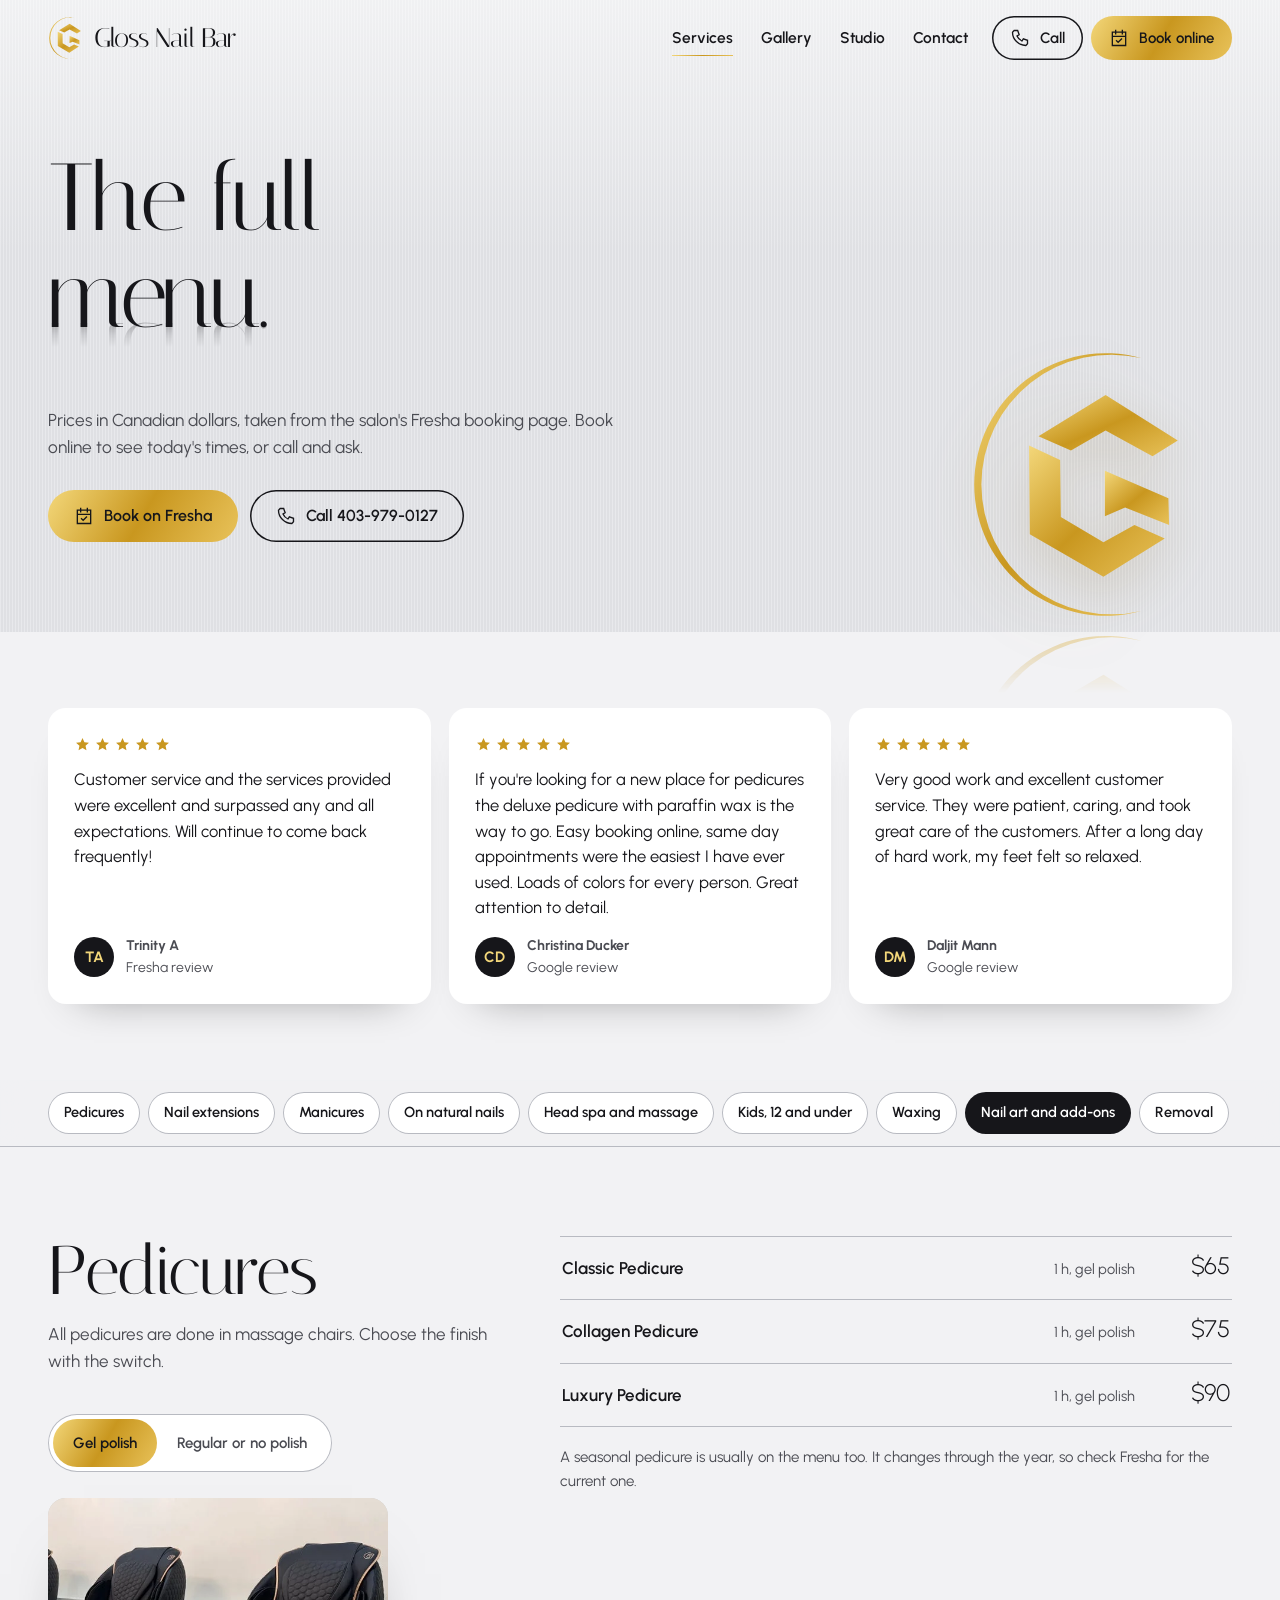
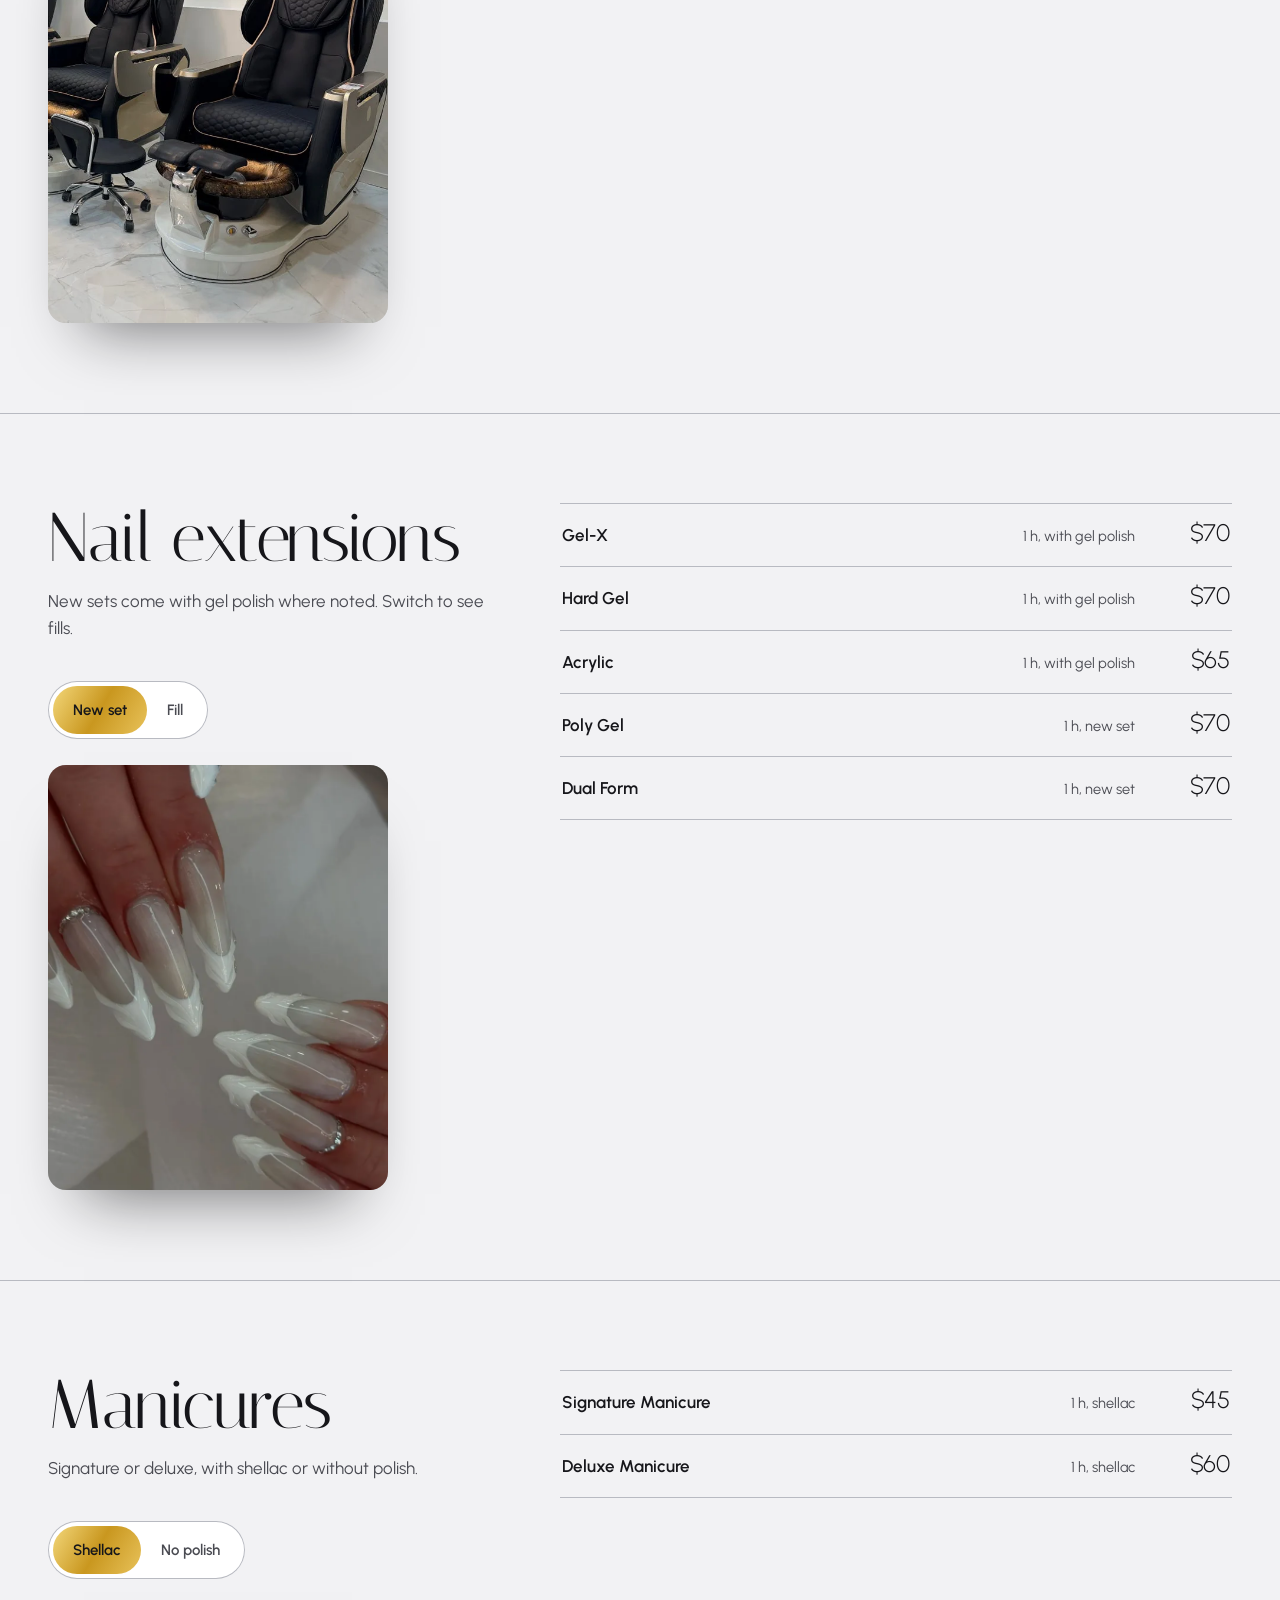
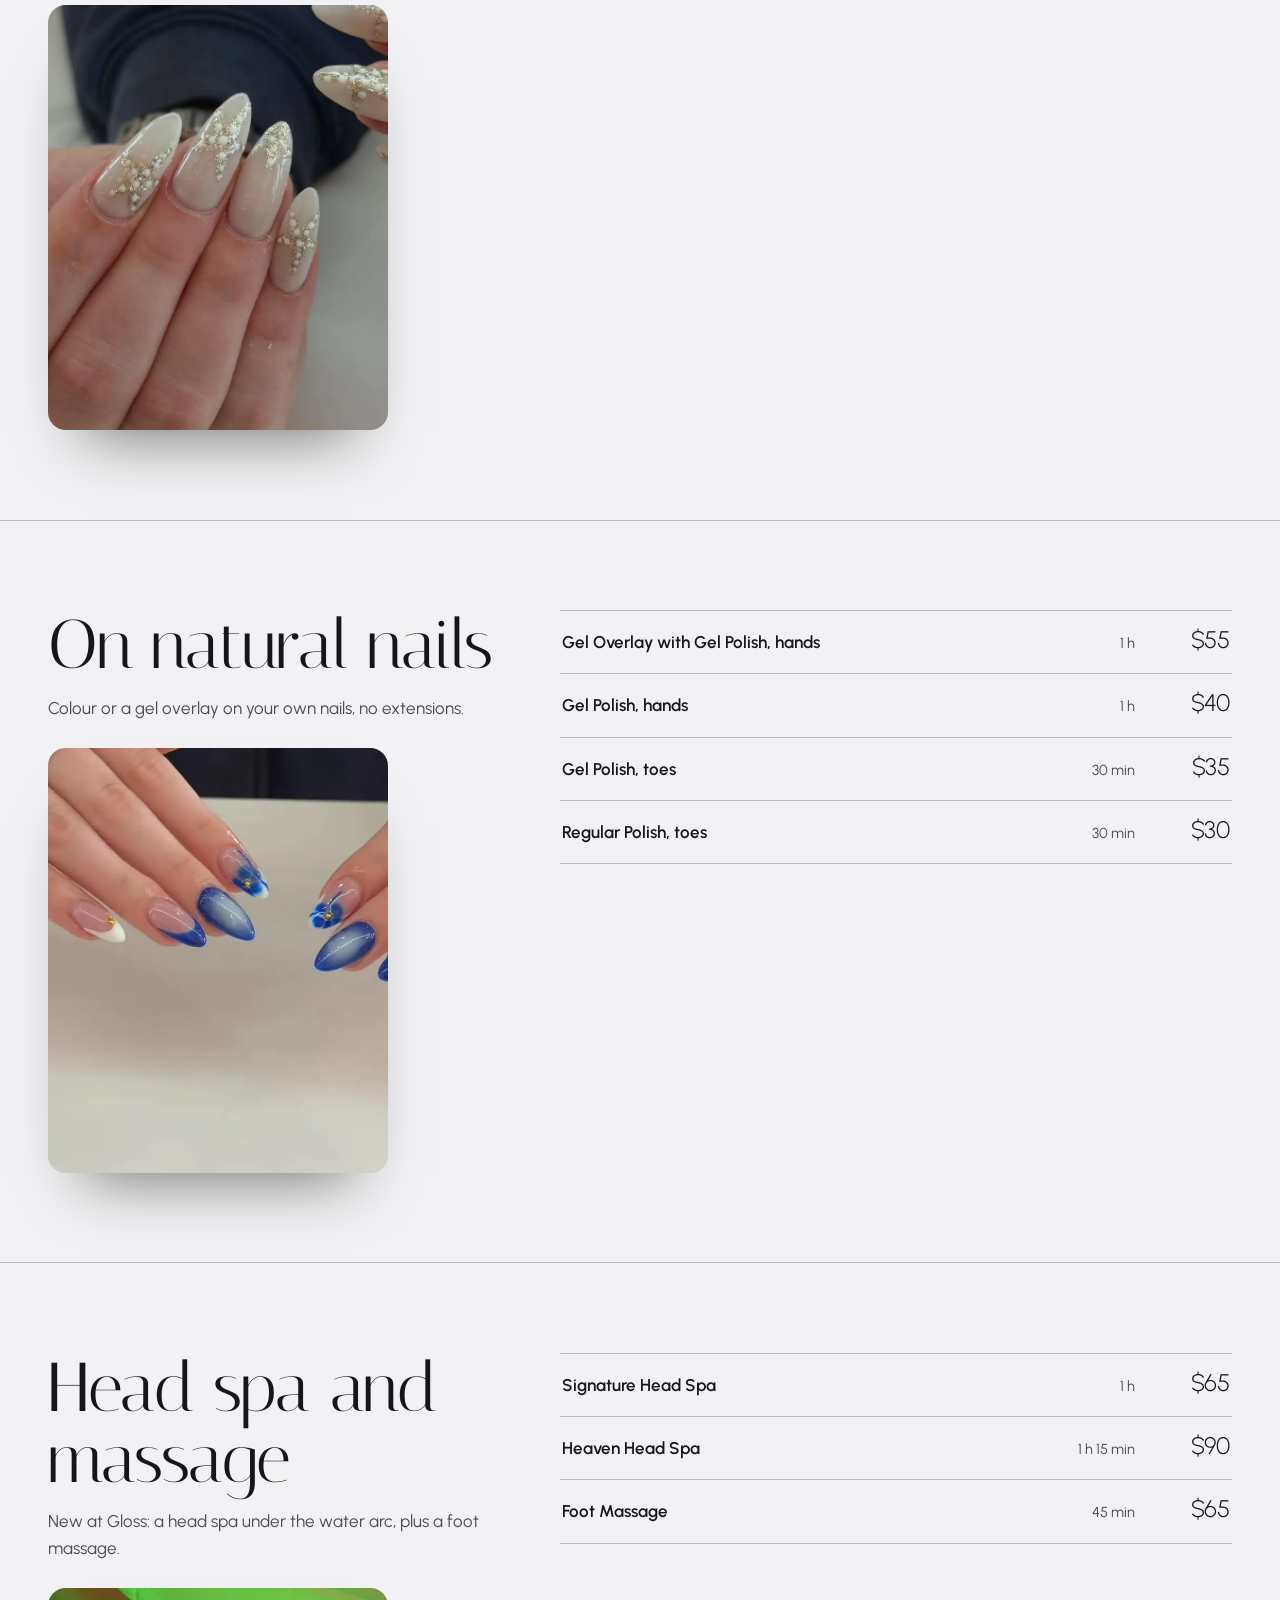
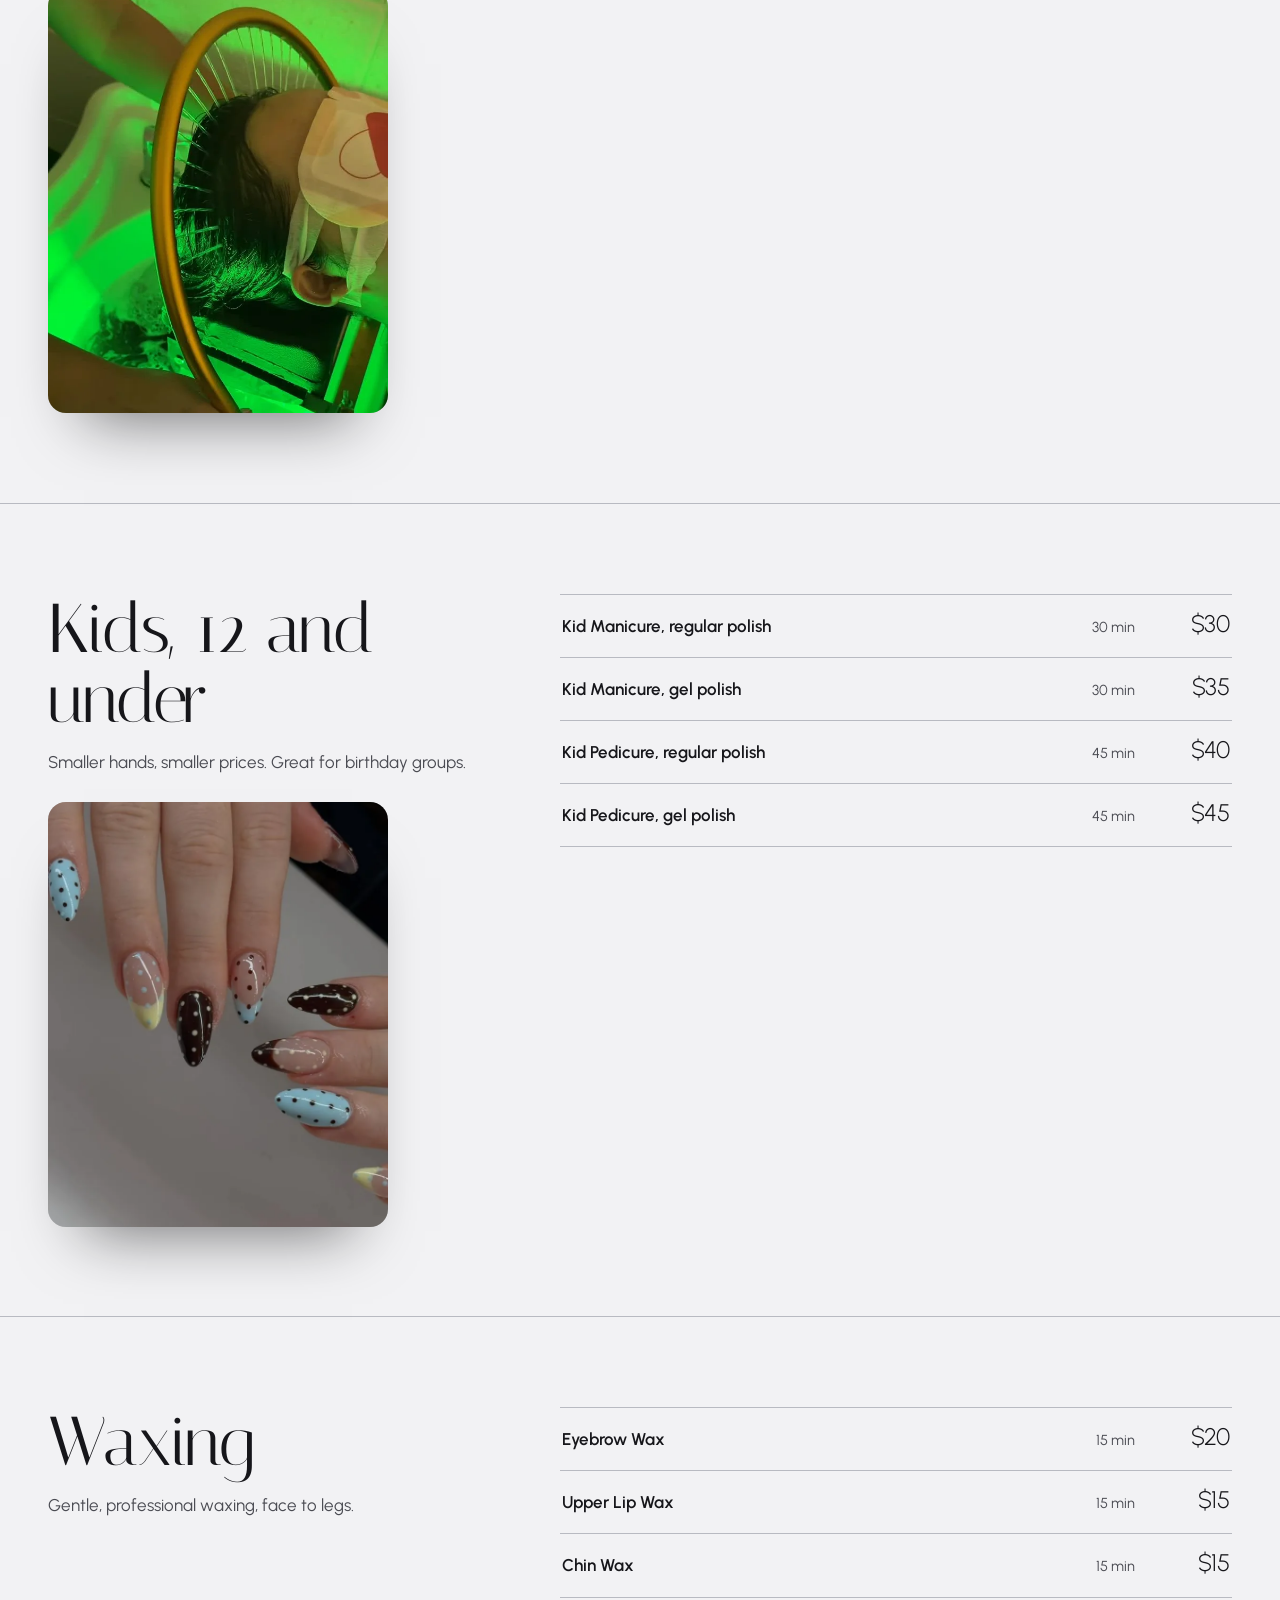
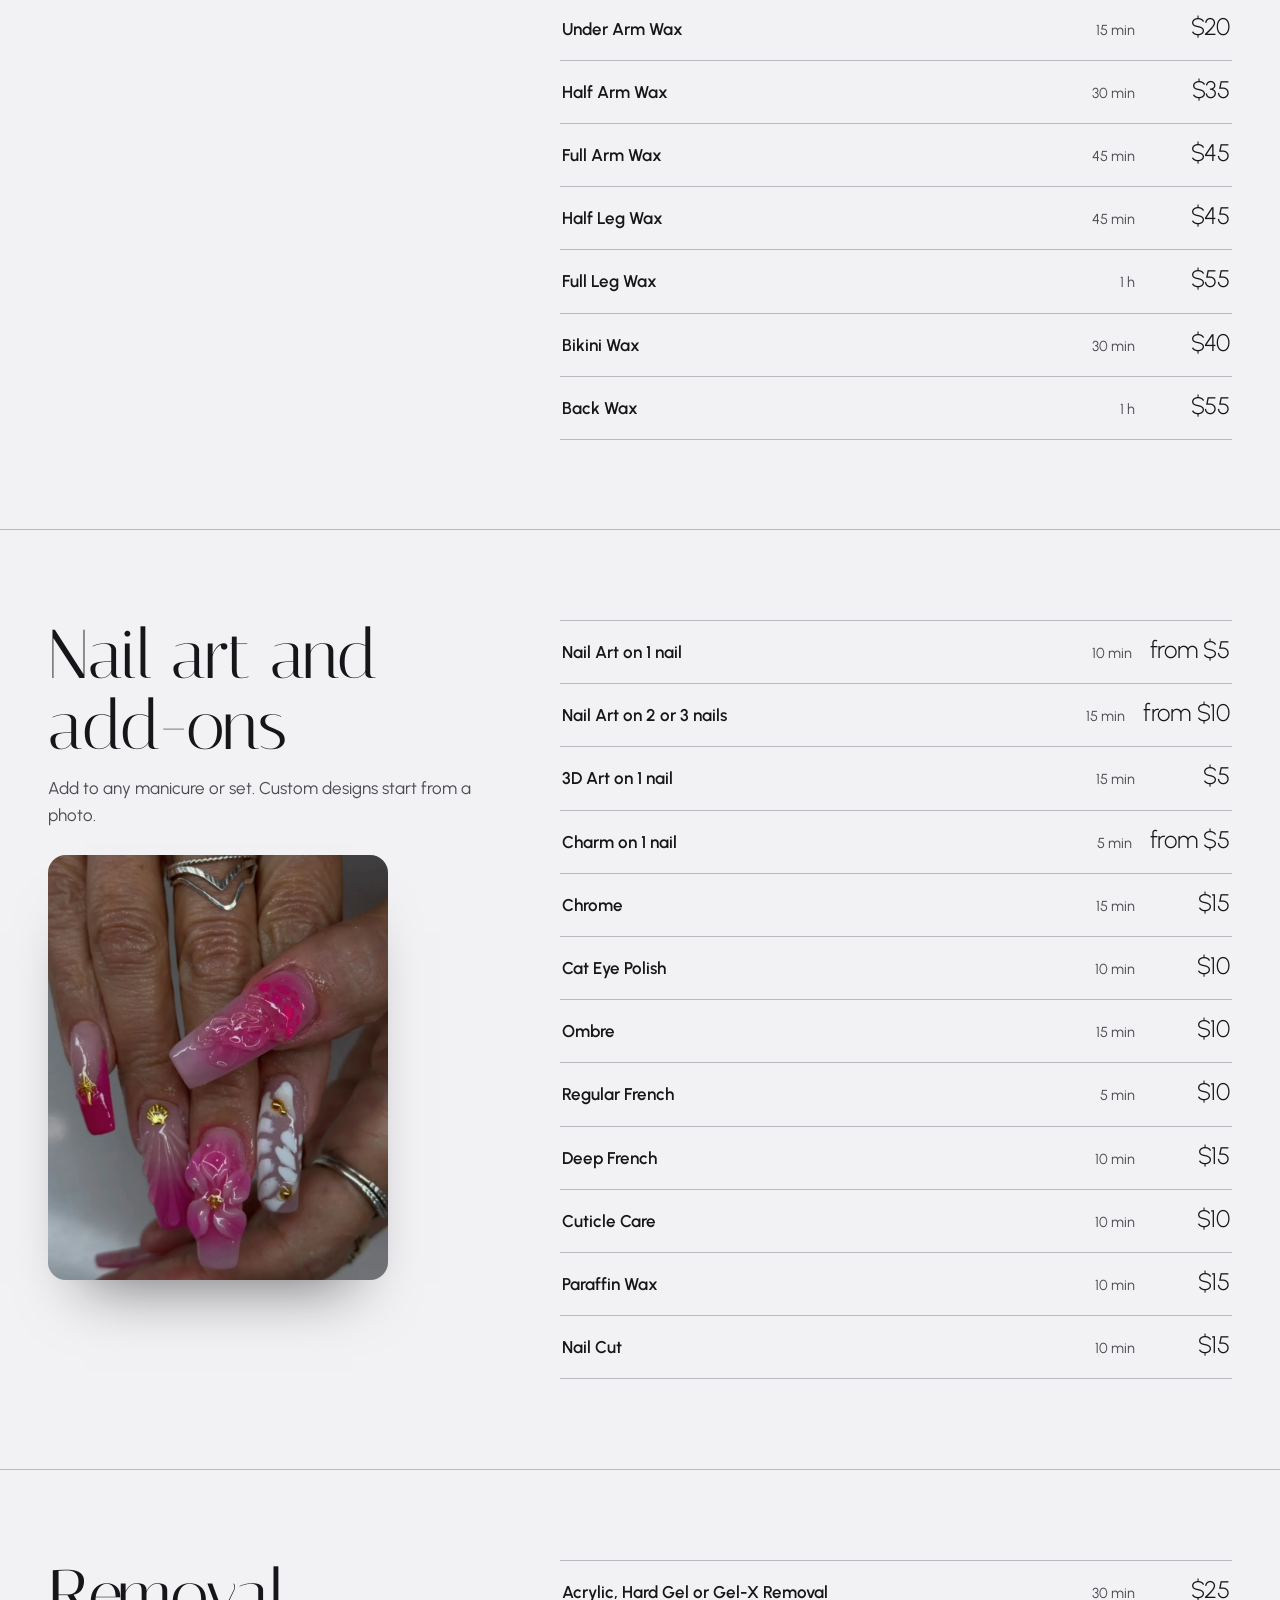
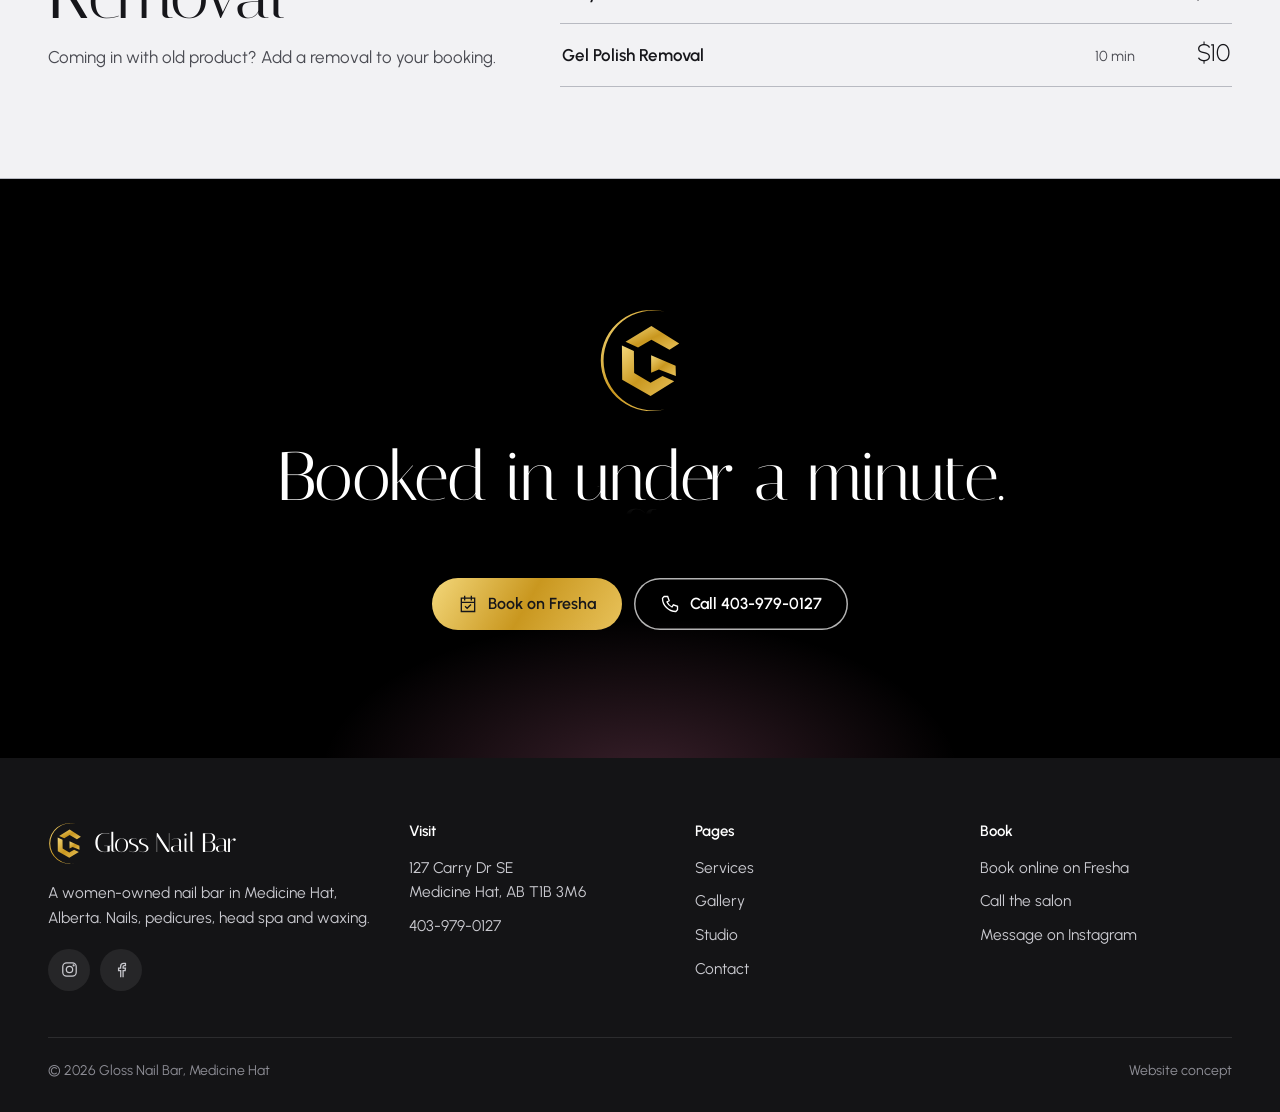
<file: services.html>
<!doctype html>
<html lang="en">
<head>
<meta charset="utf-8">
<meta name="viewport" content="width=device-width, initial-scale=1, viewport-fit=cover">
<script>(function(d){if(!matchMedia("(prefers-reduced-motion: reduce)").matches){d.classList.add("js-anim");setTimeout(function(){d.classList.remove("js-anim")},3500)}})(document.documentElement)</script>
<title>Services and prices | Gloss Nail Bar, Medicine Hat</title>
<meta name="description" content="Full menu and prices at Gloss Nail Bar: pedicures in massage chairs, Gel-X, acrylic and hard gel sets, manicures, head spa, waxing, kids and nail art.">
<meta name="robots" content="noindex, nofollow">
<meta name="theme-color" content="#e3e4e8">
<meta property="og:type" content="website">
<meta property="og:site_name" content="Gloss Nail Bar">
<meta property="og:title" content="Services and prices | Gloss Nail Bar, Medicine Hat">
<meta property="og:description" content="Full menu and prices at Gloss Nail Bar: pedicures in massage chairs, Gel-X, acrylic and hard gel sets, manicures, head spa, waxing, kids and nail art.">
<meta property="og:image" content="https://konkos-design.github.io/gloss-nail-bar/img/og-image.jpg">
<meta property="og:image:width" content="1200">
<meta property="og:image:height" content="630">
<meta property="og:url" content="https://konkos-design.github.io/gloss-nail-bar/services.html">
<meta name="twitter:card" content="summary_large_image">
<meta name="twitter:title" content="Services and prices | Gloss Nail Bar, Medicine Hat">
<meta name="twitter:description" content="Full menu and prices at Gloss Nail Bar: pedicures in massage chairs, Gel-X, acrylic and hard gel sets, manicures, head spa, waxing, kids and nail art.">
<meta name="twitter:image" content="https://konkos-design.github.io/gloss-nail-bar/img/og-image.jpg">
<link rel="icon" href="img/favicon.svg" type="image/svg+xml">
<link rel="icon" href="favicon.ico" sizes="48x48">
<link rel="apple-touch-icon" href="img/apple-touch-icon.png">
<link rel="preload" href="fonts/italiana.woff2" as="font" type="font/woff2" crossorigin>
<link rel="preload" href="fonts/urbanist.woff2" as="font" type="font/woff2" crossorigin>
<link rel="stylesheet" href="css/style.css">
</head>
<body>
<svg width="0" height="0" style="position:absolute" aria-hidden="true"><defs><linearGradient id="rg" x1="0" y1="0" x2="1" y2="1"><stop offset="0" stop-color="#f3d77a"/><stop offset=".5" stop-color="#c9971f"/><stop offset="1" stop-color="#e8c25a"/></linearGradient></defs><symbol id="i-hand" viewBox="0 0 24 24" fill="none" stroke="currentColor" stroke-width="1.6" stroke-linejoin="miter" stroke-linecap="square"><path d="M7 21v-9.5L5 9.8V6.5l2-1.6 2 1.6V12M9 12V4.6L11 3l2 1.6V12M13 12V5.6L15 4l2 1.6V12M17 12V8.6L19 7l1.6 1.6v6.2L17.5 21"/></symbol><symbol id="i-ext" viewBox="0 0 24 24" fill="none" stroke="currentColor" stroke-width="1.6" stroke-linejoin="miter" stroke-linecap="square"><path d="M12 2.5l4 4v8.5l-4 6.5-4-6.5V6.5z"/><path d="M8 11.5h8M10.2 6.6L12 4.8l1.8 1.8"/></symbol><symbol id="i-chair" viewBox="0 0 24 24" fill="none" stroke="currentColor" stroke-width="1.6" stroke-linejoin="miter" stroke-linecap="square"><path d="M7 3h9l1.2 8H6.2z"/><path d="M4.5 11h14.5v4.6H4.5zM8 15.6v3.4H5M15.5 15.6v3.4H20M3 21h18"/></symbol><symbol id="i-head" viewBox="0 0 24 24" fill="none" stroke="currentColor" stroke-width="1.6" stroke-linejoin="miter" stroke-linecap="square"><path d="M9 21v-3.6H5.6L4.6 13l1.9-1.4V8.2L10 3.8h5.2L19 8.2v5.6l-2 3V21"/><path d="M21 2.5v2.2M22.3 6.2h-2.2M11 9.5h2"/></symbol><symbol id="i-wax" viewBox="0 0 24 24" fill="none" stroke="currentColor" stroke-width="1.6" stroke-linejoin="miter" stroke-linecap="square"><path d="M3.5 15.5L15 4l5 5L8.5 20.5z"/><path d="M7.8 11.2l5 5M11.2 7.8l5 5"/></symbol><symbol id="i-star" viewBox="0 0 24 24" fill="none" stroke="currentColor" stroke-width="1.6" stroke-linejoin="miter" stroke-linecap="square"><path d="M12 3l2.5 5.4 5.9.7-4.4 4 1.2 5.9L12 16l-5.2 3 1.2-5.9-4.4-4 5.9-.7z"/></symbol><symbol id="i-gem" viewBox="0 0 24 24" fill="none" stroke="currentColor" stroke-width="1.6" stroke-linejoin="miter" stroke-linecap="square"><path d="M7 4h10l4 5-9 11L3 9z"/><path d="M3 9h18M9.2 4L12 9l2.8-5M12 9v11"/></symbol><symbol id="i-pin" viewBox="0 0 24 24" fill="none" stroke="currentColor" stroke-width="1.6" stroke-linejoin="miter" stroke-linecap="square"><path d="M12 22l-7-9.6V7.2L9 3h6l4 4.2v5.2z"/><path d="M12 6.8l2.6 2.6L12 12 9.4 9.4z"/></symbol><symbol id="i-phone" viewBox="0 0 24 24" fill="none" stroke="currentColor" stroke-width="1.6" stroke-linejoin="miter" stroke-linecap="square"><path d="M5 3h4.2l1.8 5-2.6 1.6a11.5 11.5 0 0 0 6 6L16 13l5 1.8V19l-2 2C10.4 21 3 13.6 3 5z"/></symbol><symbol id="i-clock" viewBox="0 0 24 24" fill="none" stroke="currentColor" stroke-width="1.6" stroke-linejoin="miter" stroke-linecap="square"><path d="M12 2.2l8.5 4.9v9.8L12 21.8l-8.5-4.9V7.1z"/><path d="M12 7v5.2l3.6 2.1"/></symbol><symbol id="i-cal" viewBox="0 0 24 24" fill="none" stroke="currentColor" stroke-width="1.6" stroke-linejoin="miter" stroke-linecap="square"><path d="M4 5h16v16H4zM4 10h16M8 2.8V7M16 2.8V7"/><path d="M9 15.2l2 2 4-4"/></symbol><symbol id="i-park" viewBox="0 0 24 24" fill="none" stroke="currentColor" stroke-width="1.6" stroke-linejoin="miter" stroke-linecap="square"><path d="M5 3h14v18H5z"/><path d="M10 17V7h3.4a3 3 0 0 1 0 6H10"/></symbol><symbol id="i-heart" viewBox="0 0 24 24" fill="none" stroke="currentColor" stroke-width="1.6" stroke-linejoin="miter" stroke-linecap="square"><path d="M12 20.5L3.5 12V7.2L7.2 3.5h2.2L12 6.1l2.6-2.6h2.2l3.7 3.7V12z"/></symbol><symbol id="i-cup" viewBox="0 0 24 24" fill="none" stroke="currentColor" stroke-width="1.6" stroke-linejoin="miter" stroke-linecap="square"><path d="M5 8h12v5.5a5 5 0 0 1-5 5h-2a5 5 0 0 1-5-5zM17 10h2.6v3.2H17M3.5 21h16"/><path d="M9 2.8v2.6M13 2.8v2.6"/></symbol><symbol id="i-shield" viewBox="0 0 24 24" fill="none" stroke="currentColor" stroke-width="1.6" stroke-linejoin="miter" stroke-linecap="square"><path d="M12 2.5l7.5 3v6c0 4.6-3.2 8.2-7.5 10-4.3-1.8-7.5-5.4-7.5-10v-6z"/><path d="M8.6 12l2.4 2.4 4.4-4.6"/></symbol><symbol id="i-bolt" viewBox="0 0 24 24" fill="none" stroke="currentColor" stroke-width="1.6" stroke-linejoin="miter" stroke-linecap="square"><path d="M13.5 2.5L5 13.5h6l-1 8 8.5-11h-6z"/></symbol><symbol id="i-arr-r" viewBox="0 0 24 24" fill="none" stroke="currentColor" stroke-width="1.6" stroke-linejoin="miter" stroke-linecap="square"><path d="M4 12h15M13.5 6.5L19 12l-5.5 5.5"/></symbol><symbol id="i-arr-l" viewBox="0 0 24 24" fill="none" stroke="currentColor" stroke-width="1.6" stroke-linejoin="miter" stroke-linecap="square"><path d="M20 12H5M10.5 6.5L5 12l5.5 5.5"/></symbol><symbol id="i-x" viewBox="0 0 24 24" fill="none" stroke="currentColor" stroke-width="1.6" stroke-linejoin="miter" stroke-linecap="square"><path d="M5.5 5.5l13 13M18.5 5.5l-13 13"/></symbol><symbol id="i-ig" viewBox="0 0 24 24" fill="none" stroke="currentColor" stroke-width="1.6" stroke-linejoin="miter" stroke-linecap="square"><rect x="3.5" y="3.5" width="17" height="17" rx="5"/><circle cx="12" cy="12" r="4"/><circle cx="17.2" cy="6.8" r=".6" fill="currentColor"/></symbol><symbol id="i-fb" viewBox="0 0 24 24" fill="none" stroke="currentColor" stroke-width="1.6" stroke-linejoin="miter" stroke-linecap="square"><path d="M14 21v-7.6h2.6l.4-3H14V8.6c0-.9.3-1.5 1.6-1.5H17V4.4a20 20 0 0 0-2.3-.1c-2.3 0-3.8 1.4-3.8 3.9v2.2H8.3v3H11V21"/></symbol><symbol id="i-up" viewBox="0 0 24 24" fill="none" stroke="currentColor" stroke-width="1.6" stroke-linejoin="miter" stroke-linecap="square"><path d="M12 19V5M6.5 10.5L12 5l5.5 5.5"/></symbol><symbol id="i-starf" viewBox="0 0 24 24"><path fill="currentColor" d="M12 2.8l2.7 5.9 6.4.7-4.8 4.4 1.3 6.4L12 17l-5.6 3.2 1.3-6.4L2.9 9.4l6.4-.7z"/></symbol></svg>
<a class="skip" href="#main">Skip to content</a>
<header class="hdr" id="hdr">
 <div class="hdr__in">
  <a class="brand" href="index.html" aria-label="Gloss Nail Bar, home"><img src="img/logo-mark.svg" alt="" width="34" height="43"><span>Gloss Nail Bar</span></a>
  <nav class="nav" aria-label="Main"><a href="services.html" aria-current="page">Services</a><a href="gallery.html">Gallery</a><a href="studio.html">Studio</a><a href="contact.html">Contact</a></nav>
  <div class="hdr__cta">
   <a class="btn btn--ghost" href="tel:+14039790127"><svg class="" aria-hidden="true"><use href="#i-phone"/></svg>Call</a>
   <a class="btn btn--gold" href="https://www.fresha.com/book-now/gloss-nail-bar-l2zitei5/all-offer?share=true&pId=2696125" target="_blank" rel="noopener"><svg class="" aria-hidden="true"><use href="#i-cal"/></svg>Book online</a>
  </div>
  <button class="burger" type="button" aria-label="Open menu" aria-expanded="false" aria-controls="mnav"><i></i><i></i></button>
 </div>
</header>
<div class="mnav on-dark" id="mnav" aria-hidden="true" inert>
 <a class="mnav__l" href="index.html">Home</a><a class="mnav__l" href="services.html">Services</a><a class="mnav__l" href="gallery.html">Gallery</a><a class="mnav__l" href="studio.html">Studio</a><a class="mnav__l" href="contact.html">Contact</a>
 <div class="btn-row">
  <a class="btn btn--gold" href="https://www.fresha.com/book-now/gloss-nail-bar-l2zitei5/all-offer?share=true&pId=2696125" target="_blank" rel="noopener"><svg class="" aria-hidden="true"><use href="#i-cal"/></svg>Book online</a>
  <a class="btn btn--ghost" href="tel:+14039790127"><svg class="" aria-hidden="true"><use href="#i-phone"/></svg>Call 403-979-0127</a>
 </div>
 <p class="mnav__info">127 Carry Dr SE, Medicine Hat, AB T1B 3M6</p>
</div>
<main id="main"><section class="phero brushed"><div class="wrap">
 <h1><span class="ln"><span>The full</span></span><span class="ln"><span>menu.</span></span></h1>
 <span class="mirror__echo" aria-hidden="true"><span>menu.</span></span>
 <p class="lead">Prices in Canadian dollars, taken from the salon's Fresha booking page. Book online to see today's times, or call and ask.</p>
 <div class="btn-row"><a class="btn btn--gold" href="https://www.fresha.com/book-now/gloss-nail-bar-l2zitei5/all-offer?share=true&pId=2696125" target="_blank" rel="noopener"><svg class="" aria-hidden="true"><use href="#i-cal"/></svg>Book on Fresha</a><a class="btn btn--ghost" href="tel:+14039790127"><svg class="" aria-hidden="true"><use href="#i-phone"/></svg>Call 403-979-0127</a></div>
 
 <div class="phero__mark" aria-hidden="true"><img src="img/logo-mark.svg" alt=""><div class="phero__eb"><img class="phero__echo" src="img/logo-mark.svg" alt=""></div></div>
</div></section>
<section class="sec sec--mist" style="padding:clamp(48px,6vw,80px) 0"><div class="wrap"><div class="mini-revs rv"><article class="rev"><div class="stars" role="img" aria-label="5 out of 5 stars"><svg class="" aria-hidden="true"><use href="#i-starf"/></svg><svg class="" aria-hidden="true"><use href="#i-starf"/></svg><svg class="" aria-hidden="true"><use href="#i-starf"/></svg><svg class="" aria-hidden="true"><use href="#i-starf"/></svg><svg class="" aria-hidden="true"><use href="#i-starf"/></svg></div><p>Customer service and the services provided were excellent and surpassed any and all expectations. Will continue to come back frequently!</p><footer><span class="av" aria-hidden="true">TA</span><span><b>Trinity A</b><span>Fresha review</span></span></footer></article><article class="rev"><div class="stars" role="img" aria-label="5 out of 5 stars"><svg class="" aria-hidden="true"><use href="#i-starf"/></svg><svg class="" aria-hidden="true"><use href="#i-starf"/></svg><svg class="" aria-hidden="true"><use href="#i-starf"/></svg><svg class="" aria-hidden="true"><use href="#i-starf"/></svg><svg class="" aria-hidden="true"><use href="#i-starf"/></svg></div><p>If you&#x27;re looking for a new place for pedicures the deluxe pedicure with paraffin wax is the way to go. Easy booking online, same day appointments were the easiest I have ever used. Loads of colors for every person. Great attention to detail.</p><footer><span class="av" aria-hidden="true">CD</span><span><b>Christina Ducker</b><span>Google review</span></span></footer></article><article class="rev"><div class="stars" role="img" aria-label="5 out of 5 stars"><svg class="" aria-hidden="true"><use href="#i-starf"/></svg><svg class="" aria-hidden="true"><use href="#i-starf"/></svg><svg class="" aria-hidden="true"><use href="#i-starf"/></svg><svg class="" aria-hidden="true"><use href="#i-starf"/></svg><svg class="" aria-hidden="true"><use href="#i-starf"/></svg></div><p>Very good work and excellent customer service. They were patient, caring, and took great care of the customers. After a long day of hard work, my feet felt so relaxed.</p><footer><span class="av" aria-hidden="true">DM</span><span><b>Daljit Mann</b><span>Google review</span></span></footer></article></div></div></section>
<nav class="chips" aria-label="Service categories"><div class="wrap"><a href="#pedicures">Pedicures</a><a href="#extensions">Nail extensions</a><a href="#manicures">Manicures</a><a href="#natural">On natural nails</a><a href="#head-spa">Head spa and massage</a><a href="#kids">Kids, 12 and under</a><a href="#waxing">Waxing</a><a href="#add-ons">Nail art and add-ons</a><a href="#removal">Removal</a></div></nav>
<div class="sec--mist"><section class="cat" id="pedicures" data-switch><div class="wrap cat__grid">
 <div class="cat__side rv"><h2>Pedicures</h2><p>All pedicures are done in massage chairs. Choose the finish with the switch.</p><div class="switch switch--light" role="group" aria-label="Pedicure finish"><span class="switch__knob" aria-hidden="true"></span><button type="button" aria-pressed="true" data-mode="a">Gel polish</button><button type="button" aria-pressed="false" data-mode="b">Regular or no polish</button></div><div class="frame frame--tall"><img src="img/hero-chairs.webp" alt="Massage pedicure chairs" loading="lazy"></div></div>
 <div class="rv rv-d1"><ul class="plist"><li><span class="n">Classic Pedicure</span><span class="d" data-a="1 h, gel polish" data-b="1 h, regular polish">1 h, gel polish</span><span class="p" data-a="$65" data-b="$60"><span>$65</span></span></li><li><span class="n">Collagen Pedicure</span><span class="d" data-a="1 h, gel polish" data-b="1 h, regular polish">1 h, gel polish</span><span class="p" data-a="$75" data-b="$70"><span>$75</span></span></li><li><span class="n">Luxury Pedicure</span><span class="d" data-a="1 h, gel polish" data-b="1 h, no polish">1 h, gel polish</span><span class="p" data-a="$90" data-b="$85"><span>$90</span></span></li></ul><p class="note">A seasonal pedicure is usually on the menu too. It changes through the year, so check Fresha for the current one.</p></div>
</div></section><section class="cat" id="extensions" data-switch><div class="wrap cat__grid">
 <div class="cat__side rv"><h2>Nail extensions</h2><p>New sets come with gel polish where noted. Switch to see fills.</p><div class="switch switch--light" role="group" aria-label="Extension type"><span class="switch__knob" aria-hidden="true"></span><button type="button" aria-pressed="true" data-mode="a">New set</button><button type="button" aria-pressed="false" data-mode="b">Fill</button></div><div class="frame frame--tall"><img src="img/nails-white-french.webp" alt="Long white French extensions" loading="lazy"></div></div>
 <div class="rv rv-d1"><ul class="plist"><li><span class="n">Gel-X</span><span class="d" data-a="1 h, with gel polish" data-b="1 h, fill">1 h, with gel polish</span><span class="p" data-a="$70" data-b="$60"><span>$70</span></span></li><li><span class="n">Hard Gel</span><span class="d" data-a="1 h, with gel polish" data-b="1 h, fill with gel polish">1 h, with gel polish</span><span class="p" data-a="$70" data-b="$55"><span>$70</span></span></li><li><span class="n">Acrylic</span><span class="d" data-a="1 h, with gel polish" data-b="1 h, fill with gel polish">1 h, with gel polish</span><span class="p" data-a="$65" data-b="$55"><span>$65</span></span></li><li><span class="n">Poly Gel</span><span class="d" data-a="1 h, new set" data-b="1 h, fill">1 h, new set</span><span class="p" data-a="$70" data-b="$60"><span>$70</span></span></li><li><span class="n">Dual Form</span><span class="d" data-a="1 h, new set" data-b="1 h, fill">1 h, new set</span><span class="p" data-a="$70" data-b="$60"><span>$70</span></span></li></ul></div>
</div></section><section class="cat" id="manicures" data-switch><div class="wrap cat__grid">
 <div class="cat__side rv"><h2>Manicures</h2><p>Signature or deluxe, with shellac or without polish.</p><div class="switch switch--light" role="group" aria-label="Manicure finish"><span class="switch__knob" aria-hidden="true"></span><button type="button" aria-pressed="true" data-mode="a">Shellac</button><button type="button" aria-pressed="false" data-mode="b">No polish</button></div><div class="frame frame--tall"><img src="img/nails-pearl.webp" alt="Pearl almond nails" loading="lazy"></div></div>
 <div class="rv rv-d1"><ul class="plist"><li><span class="n">Signature Manicure</span><span class="d" data-a="1 h, shellac" data-b="30 min, no polish">1 h, shellac</span><span class="p" data-a="$45" data-b="$40"><span>$45</span></span></li><li><span class="n">Deluxe Manicure</span><span class="d" data-a="1 h, shellac" data-b="1 h, no polish">1 h, shellac</span><span class="p" data-a="$60" data-b="$55"><span>$60</span></span></li></ul></div>
</div></section><section class="cat" id="natural" ><div class="wrap cat__grid">
 <div class="cat__side rv"><h2>On natural nails</h2><p>Colour or a gel overlay on your own nails, no extensions.</p><div class="frame frame--tall"><img src="img/nails-blue-ombre.webp" alt="Blue ombre nails" loading="lazy"></div></div>
 <div class="rv rv-d1"><ul class="plist"><li><span class="n">Gel Overlay with Gel Polish, hands</span><span class="d">1 h</span><span class="p"><span>$55</span></span></li><li><span class="n">Gel Polish, hands</span><span class="d">1 h</span><span class="p"><span>$40</span></span></li><li><span class="n">Gel Polish, toes</span><span class="d">30 min</span><span class="p"><span>$35</span></span></li><li><span class="n">Regular Polish, toes</span><span class="d">30 min</span><span class="p"><span>$30</span></span></li></ul></div>
</div></section><section class="cat" id="head-spa" ><div class="wrap cat__grid">
 <div class="cat__side rv"><h2>Head spa and massage</h2><p>New at Gloss: a head spa under the water arc, plus a foot massage.</p><div class="frame frame--tall"><img src="img/headspa.webp" alt="Head spa with a water arc" loading="lazy"></div></div>
 <div class="rv rv-d1"><ul class="plist"><li><span class="n">Signature Head Spa</span><span class="d">1 h</span><span class="p"><span>$65</span></span></li><li><span class="n">Heaven Head Spa</span><span class="d">1 h 15 min</span><span class="p"><span>$90</span></span></li><li><span class="n">Foot Massage</span><span class="d">45 min</span><span class="p"><span>$65</span></span></li></ul></div>
</div></section><section class="cat" id="kids" ><div class="wrap cat__grid">
 <div class="cat__side rv"><h2>Kids, 12 and under</h2><p>Smaller hands, smaller prices. Great for birthday groups.</p><div class="frame frame--tall"><img src="img/nails-pastel-dots.webp" alt="Pastel nails with polka dots" loading="lazy"></div></div>
 <div class="rv rv-d1"><ul class="plist"><li><span class="n">Kid Manicure, regular polish</span><span class="d">30 min</span><span class="p"><span>$30</span></span></li><li><span class="n">Kid Manicure, gel polish</span><span class="d">30 min</span><span class="p"><span>$35</span></span></li><li><span class="n">Kid Pedicure, regular polish</span><span class="d">45 min</span><span class="p"><span>$40</span></span></li><li><span class="n">Kid Pedicure, gel polish</span><span class="d">45 min</span><span class="p"><span>$45</span></span></li></ul></div>
</div></section><section class="cat" id="waxing" ><div class="wrap cat__grid">
 <div class="cat__side rv"><h2>Waxing</h2><p>Gentle, professional waxing, face to legs.</p></div>
 <div class="rv rv-d1"><ul class="plist"><li><span class="n">Eyebrow Wax</span><span class="d">15 min</span><span class="p"><span>$20</span></span></li><li><span class="n">Upper Lip Wax</span><span class="d">15 min</span><span class="p"><span>$15</span></span></li><li><span class="n">Chin Wax</span><span class="d">15 min</span><span class="p"><span>$15</span></span></li><li><span class="n">Under Arm Wax</span><span class="d">15 min</span><span class="p"><span>$20</span></span></li><li><span class="n">Half Arm Wax</span><span class="d">30 min</span><span class="p"><span>$35</span></span></li><li><span class="n">Full Arm Wax</span><span class="d">45 min</span><span class="p"><span>$45</span></span></li><li><span class="n">Half Leg Wax</span><span class="d">45 min</span><span class="p"><span>$45</span></span></li><li><span class="n">Full Leg Wax</span><span class="d">1 h</span><span class="p"><span>$55</span></span></li><li><span class="n">Bikini Wax</span><span class="d">30 min</span><span class="p"><span>$40</span></span></li><li><span class="n">Back Wax</span><span class="d">1 h</span><span class="p"><span>$55</span></span></li></ul></div>
</div></section><section class="cat" id="add-ons" ><div class="wrap cat__grid">
 <div class="cat__side rv"><h2>Nail art and add-ons</h2><p>Add to any manicure or set. Custom designs start from a photo.</p><div class="frame frame--tall"><img src="img/nails-pink-3d.webp" alt="Pink nails with 3D roses" loading="lazy"></div></div>
 <div class="rv rv-d1"><ul class="plist"><li><span class="n">Nail Art on 1 nail</span><span class="d">10 min</span><span class="p"><span>from $5</span></span></li><li><span class="n">Nail Art on 2 or 3 nails</span><span class="d">15 min</span><span class="p"><span>from $10</span></span></li><li><span class="n">3D Art on 1 nail</span><span class="d">15 min</span><span class="p"><span>$5</span></span></li><li><span class="n">Charm on 1 nail</span><span class="d">5 min</span><span class="p"><span>from $5</span></span></li><li><span class="n">Chrome</span><span class="d">15 min</span><span class="p"><span>$15</span></span></li><li><span class="n">Cat Eye Polish</span><span class="d">10 min</span><span class="p"><span>$10</span></span></li><li><span class="n">Ombre</span><span class="d">15 min</span><span class="p"><span>$10</span></span></li><li><span class="n">Regular French</span><span class="d">5 min</span><span class="p"><span>$10</span></span></li><li><span class="n">Deep French</span><span class="d">10 min</span><span class="p"><span>$15</span></span></li><li><span class="n">Cuticle Care</span><span class="d">10 min</span><span class="p"><span>$10</span></span></li><li><span class="n">Paraffin Wax</span><span class="d">10 min</span><span class="p"><span>$15</span></span></li><li><span class="n">Nail Cut</span><span class="d">10 min</span><span class="p"><span>$15</span></span></li></ul></div>
</div></section><section class="cat" id="removal" ><div class="wrap cat__grid">
 <div class="cat__side rv"><h2>Removal</h2><p>Coming in with old product? Add a removal to your booking.</p></div>
 <div class="rv rv-d1"><ul class="plist"><li><span class="n">Acrylic, Hard Gel or Gel-X Removal</span><span class="d">30 min</span><span class="p"><span>$25</span></span></li><li><span class="n">Gel Polish Removal</span><span class="d">10 min</span><span class="p"><span>$10</span></span></li></ul></div>
</div></section></div><section class="band on-dark" aria-labelledby="band-h">
 <div class="wrap">
 <img class="band__mark rv" src="img/logo-mark.svg" alt="" width="84" height="107">
 <h2 id="band-h" class="rv">Booked in under a minute.</h2>
 <div class="rv" style="max-width:13em;margin:0 auto"><span class="mirror__echo" aria-hidden="true"><span>under a minute.</span></span></div>
 <div class="btn-row rv">
  <a class="btn btn--gold" href="https://www.fresha.com/book-now/gloss-nail-bar-l2zitei5/all-offer?share=true&pId=2696125" target="_blank" rel="noopener"><svg class="" aria-hidden="true"><use href="#i-cal"/></svg>Book on Fresha</a>
  <a class="btn btn--ghost" href="tel:+14039790127"><svg class="" aria-hidden="true"><use href="#i-phone"/></svg>Call 403-979-0127</a>
 </div>
 </div>
 <div class="band__glow" aria-hidden="true"></div>
</section>
</main><footer class="ftr">
 <div class="wrap">
  <div class="ftr__grid">
   <div>
    <a class="brand" href="index.html"><img src="img/logo-mark.svg" alt="" width="34" height="43"><span>Gloss Nail Bar</span></a>
    <p style="margin-top:16px;max-width:22em">A women-owned nail bar in Medicine Hat, Alberta. Nails, pedicures, head spa and waxing.</p>
    <div class="soc"><a href="https://www.instagram.com/glossnailbar.medicinehat/" target="_blank" rel="noopener" aria-label="Instagram"><svg class="" aria-hidden="true"><use href="#i-ig"/></svg></a><a href="https://www.facebook.com/profile.php?id=61584464171157" target="_blank" rel="noopener" aria-label="Facebook"><svg class="" aria-hidden="true"><use href="#i-fb"/></svg></a></div>
   </div>
   <div><h4>Visit</h4><ul><li><a href="https://www.google.com/maps/dir/?api=1&destination=Gloss+Nail+Bar,+127+Carry+Dr+SE,+Medicine+Hat,+AB+T1B+3M6" target="_blank" rel="noopener">127 Carry Dr SE<br>Medicine Hat, AB T1B 3M6</a></li><li><a href="tel:+14039790127">403-979-0127</a></li></ul></div>
   <div><h4>Pages</h4><ul><li><a href="services.html">Services</a></li><li><a href="gallery.html">Gallery</a></li><li><a href="studio.html">Studio</a></li><li><a href="contact.html">Contact</a></li></ul></div>
   <div><h4>Book</h4><ul><li><a href="https://www.fresha.com/book-now/gloss-nail-bar-l2zitei5/all-offer?share=true&pId=2696125" target="_blank" rel="noopener">Book online on Fresha</a></li><li><a href="tel:+14039790127">Call the salon</a></li><li><a href="https://www.instagram.com/glossnailbar.medicinehat/" target="_blank" rel="noopener">Message on Instagram</a></li></ul></div>
  </div>
  <div class="ftr__base"><span>&copy; <span data-year>2026</span> Gloss Nail Bar, Medicine Hat</span><span>Website concept</span></div>
 </div>
</footer>
<button class="ring-top" type="button" aria-label="Back to top">
 <svg viewBox="0 0 58 58" aria-hidden="true"><circle class="bg" cx="29" cy="29" r="26"/><circle class="fg" cx="29" cy="29" r="26" pathLength="1" stroke-dasharray="1" stroke-dashoffset="1"/></svg>
 <svg class="g" viewBox="286 118 206 262" style="position:relative;transform:none;width:22px;height:28px" aria-hidden="true"><g fill="url(#rg)"><path d="M305 180L398 123L498 186L463 208L398 172L350 200Z"/><path d="M292 193L335 213L336 292L395 327L438 303L480 322L395 375L293 316Z"/><path d="M397 228L485 266L486 303L425 279L397 291Z"/></g></svg>
</button>
<script src="js/gsap.min.js" defer></script>
<script src="js/ScrollTrigger.min.js" defer></script>
<script src="js/main.js" defer></script>
</body>
</html>
</file>
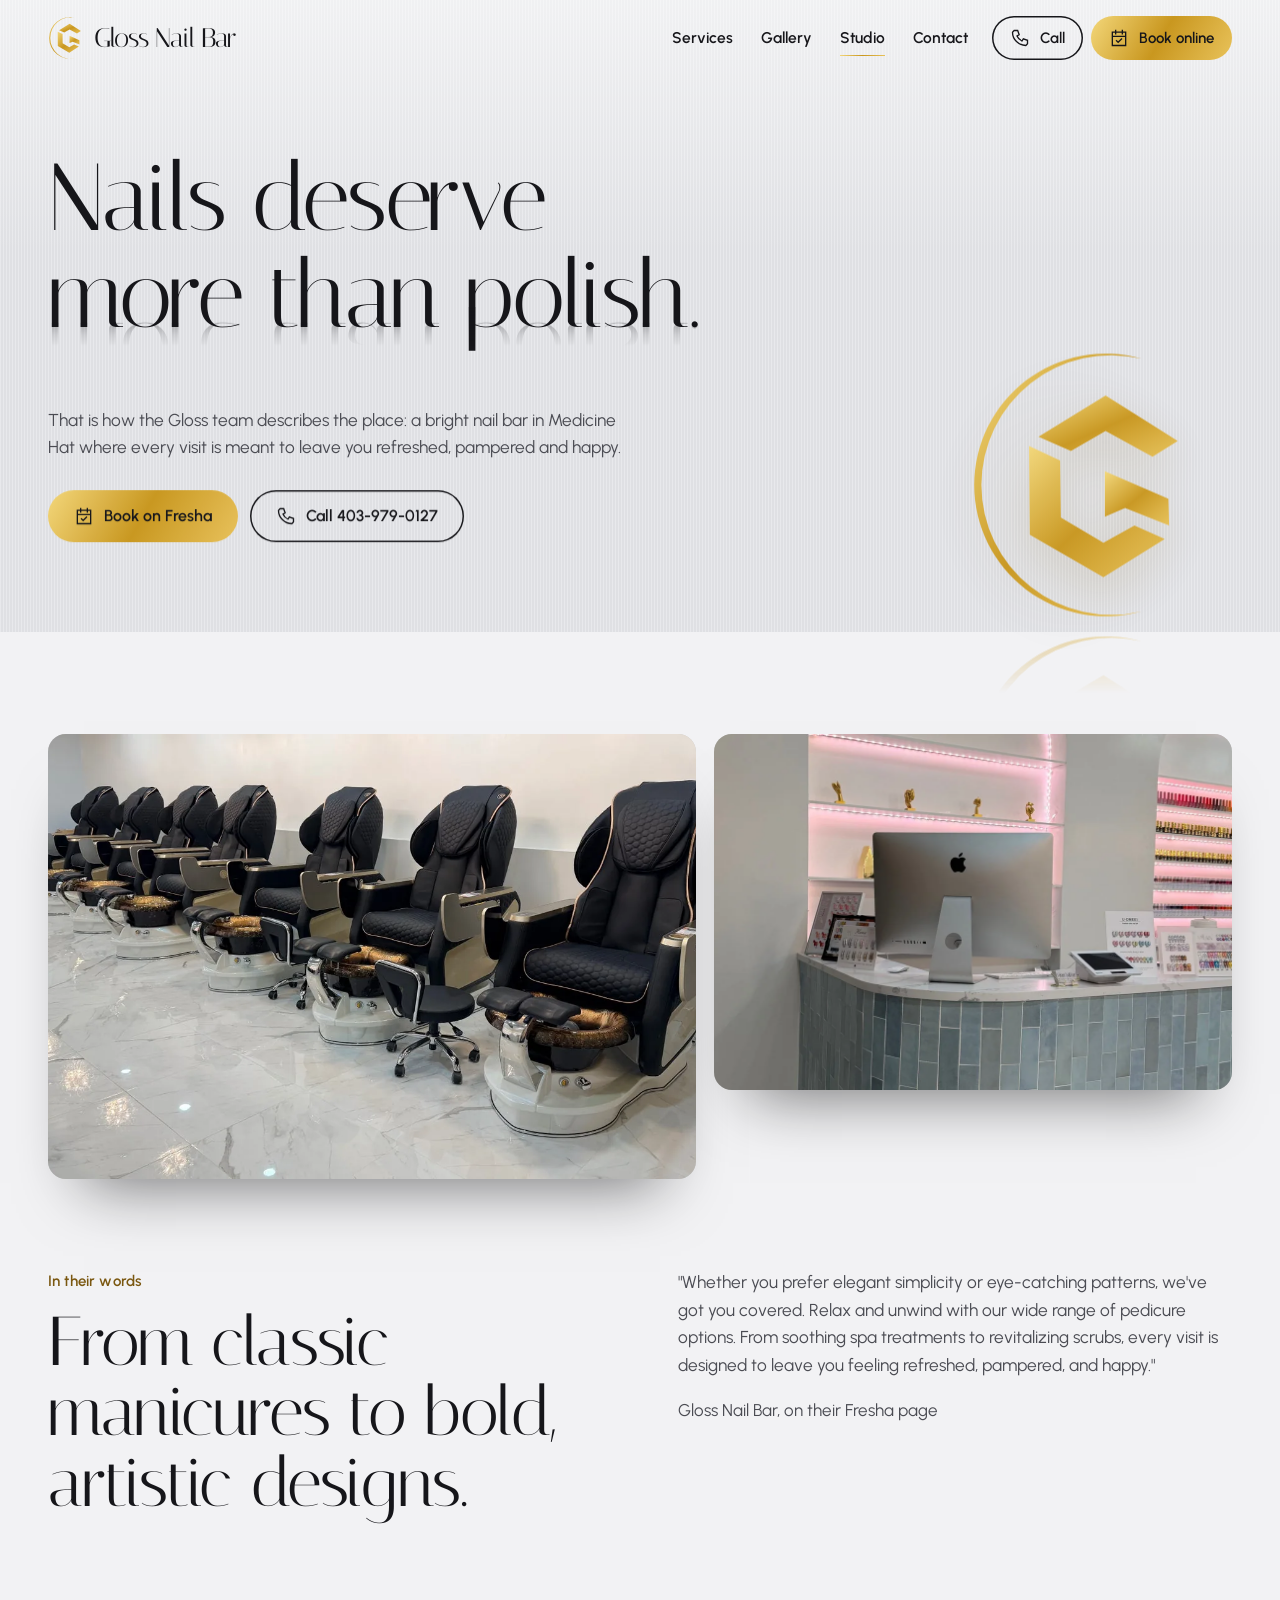
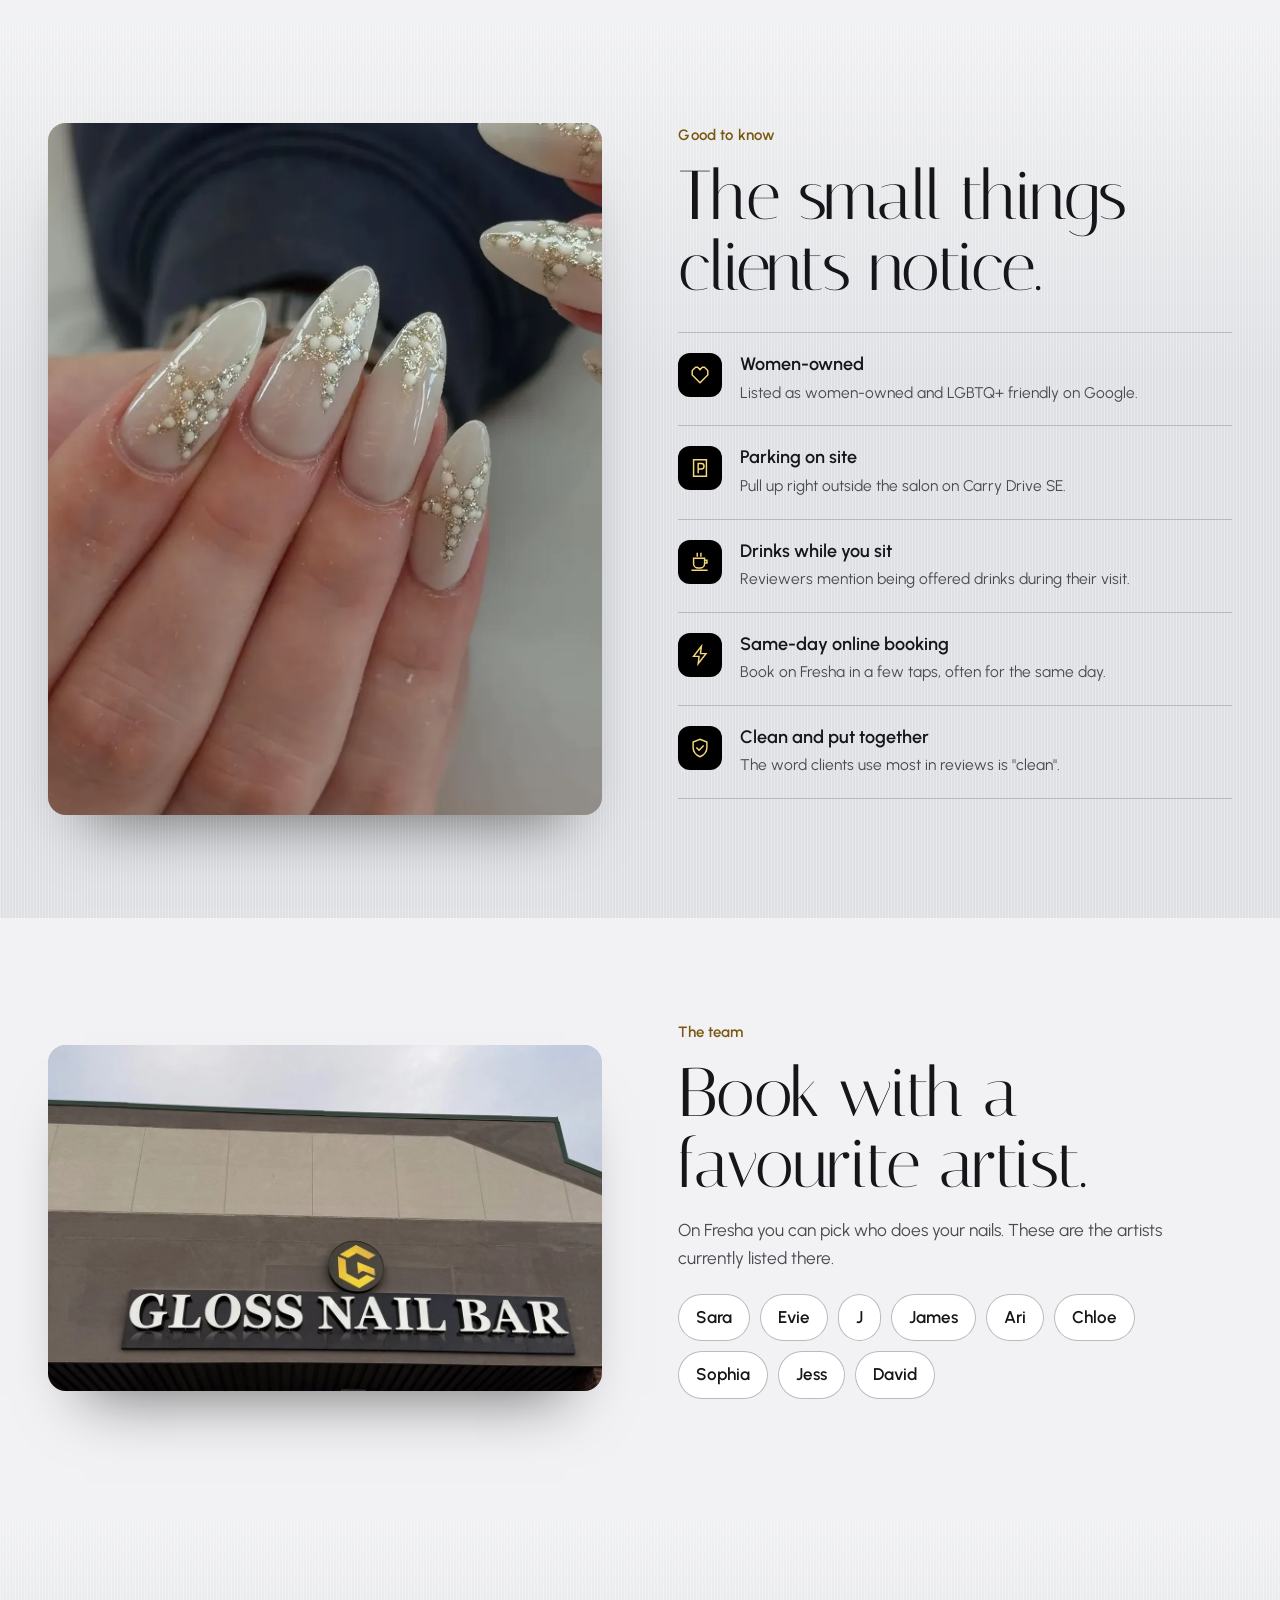
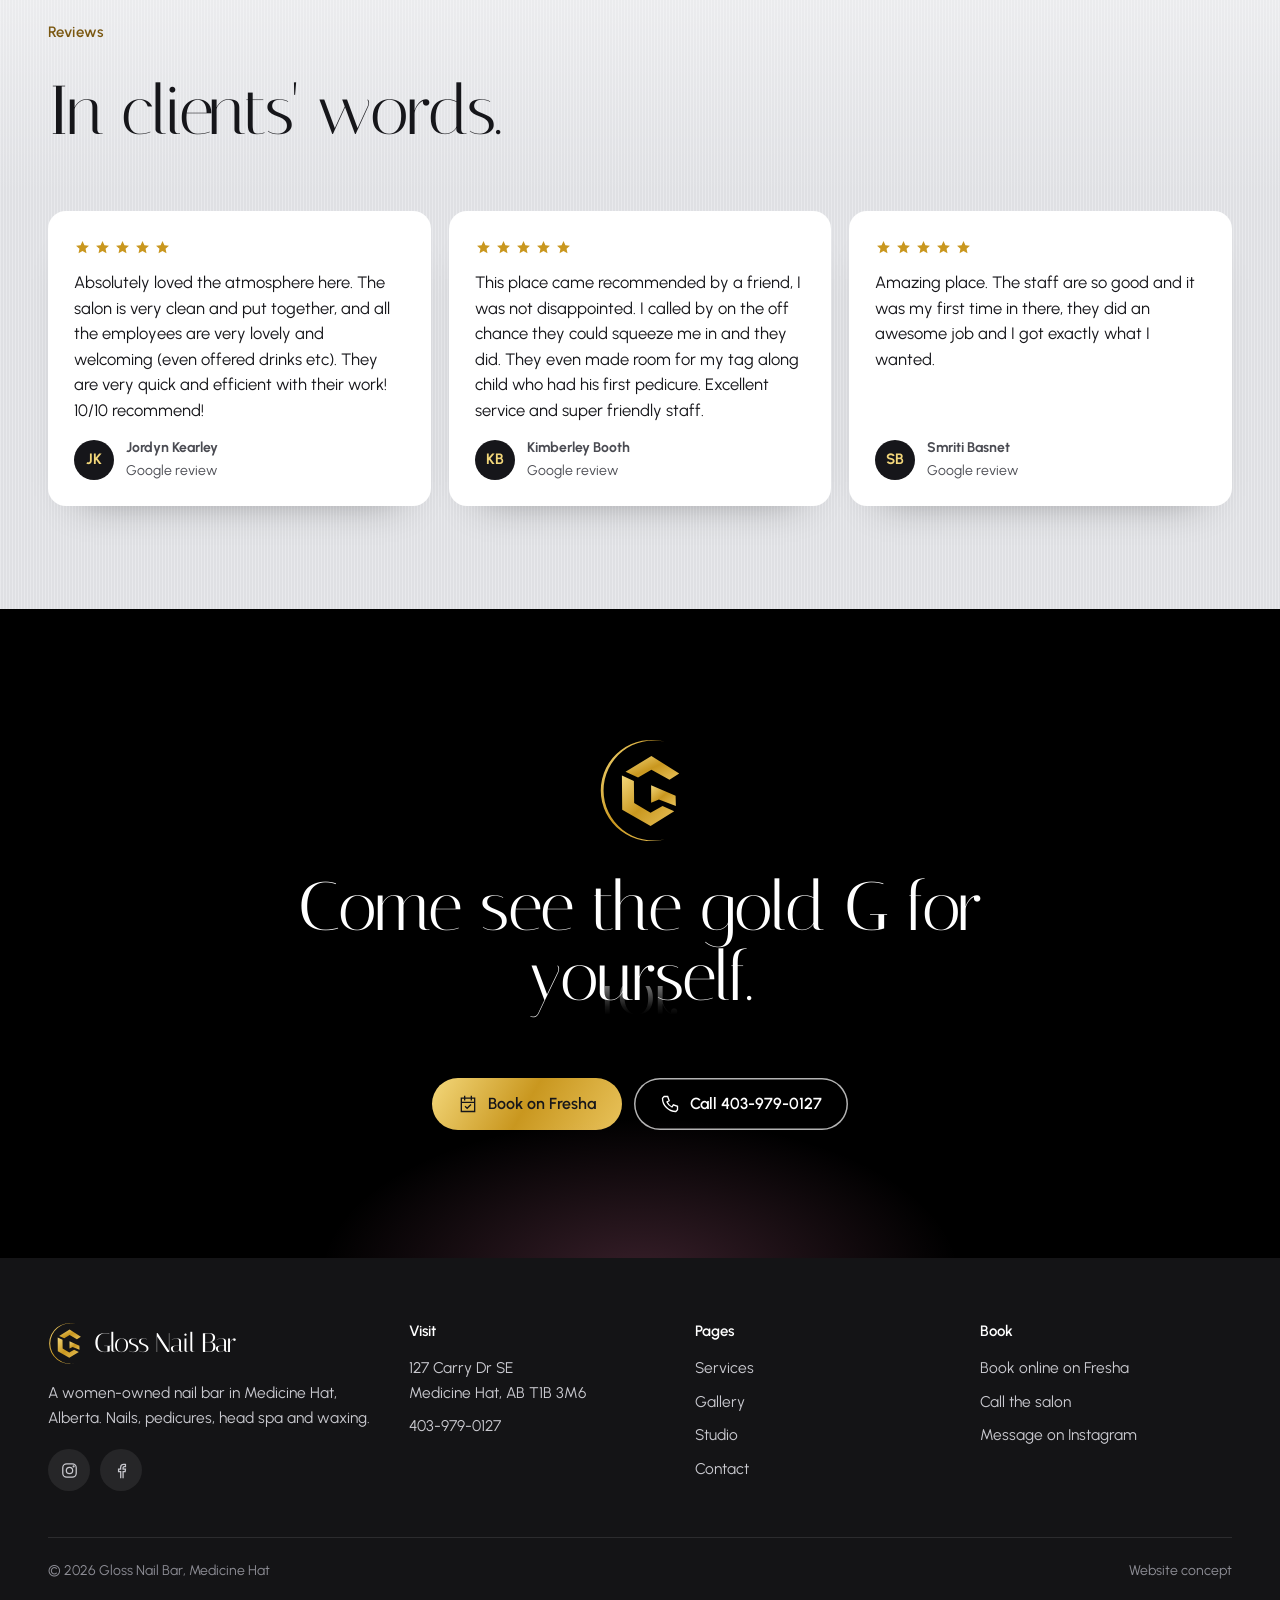
<file: studio.html>
<!doctype html>
<html lang="en">
<head>
<meta charset="utf-8">
<meta name="viewport" content="width=device-width, initial-scale=1, viewport-fit=cover">
<script>(function(d){if(!matchMedia("(prefers-reduced-motion: reduce)").matches){d.classList.add("js-anim");setTimeout(function(){d.classList.remove("js-anim")},3500)}})(document.documentElement)</script>
<title>The studio | Gloss Nail Bar, Medicine Hat</title>
<meta name="description" content="About Gloss Nail Bar: a women-owned, LGBTQ+ friendly nail bar on Carry Drive SE, Medicine Hat, with massage-chair pedicures and same-day online booking.">
<meta name="robots" content="noindex, nofollow">
<meta name="theme-color" content="#e3e4e8">
<meta property="og:type" content="website">
<meta property="og:site_name" content="Gloss Nail Bar">
<meta property="og:title" content="The studio | Gloss Nail Bar, Medicine Hat">
<meta property="og:description" content="About Gloss Nail Bar: a women-owned, LGBTQ+ friendly nail bar on Carry Drive SE, Medicine Hat, with massage-chair pedicures and same-day online booking.">
<meta property="og:image" content="https://konkos-design.github.io/gloss-nail-bar/img/og-image.jpg">
<meta property="og:image:width" content="1200">
<meta property="og:image:height" content="630">
<meta property="og:url" content="https://konkos-design.github.io/gloss-nail-bar/studio.html">
<meta name="twitter:card" content="summary_large_image">
<meta name="twitter:title" content="The studio | Gloss Nail Bar, Medicine Hat">
<meta name="twitter:description" content="About Gloss Nail Bar: a women-owned, LGBTQ+ friendly nail bar on Carry Drive SE, Medicine Hat, with massage-chair pedicures and same-day online booking.">
<meta name="twitter:image" content="https://konkos-design.github.io/gloss-nail-bar/img/og-image.jpg">
<link rel="icon" href="img/favicon.svg" type="image/svg+xml">
<link rel="icon" href="favicon.ico" sizes="48x48">
<link rel="apple-touch-icon" href="img/apple-touch-icon.png">
<link rel="preload" href="fonts/italiana.woff2" as="font" type="font/woff2" crossorigin>
<link rel="preload" href="fonts/urbanist.woff2" as="font" type="font/woff2" crossorigin>
<link rel="stylesheet" href="css/style.css">
</head>
<body>
<svg width="0" height="0" style="position:absolute" aria-hidden="true"><defs><linearGradient id="rg" x1="0" y1="0" x2="1" y2="1"><stop offset="0" stop-color="#f3d77a"/><stop offset=".5" stop-color="#c9971f"/><stop offset="1" stop-color="#e8c25a"/></linearGradient></defs><symbol id="i-hand" viewBox="0 0 24 24" fill="none" stroke="currentColor" stroke-width="1.6" stroke-linejoin="miter" stroke-linecap="square"><path d="M7 21v-9.5L5 9.8V6.5l2-1.6 2 1.6V12M9 12V4.6L11 3l2 1.6V12M13 12V5.6L15 4l2 1.6V12M17 12V8.6L19 7l1.6 1.6v6.2L17.5 21"/></symbol><symbol id="i-ext" viewBox="0 0 24 24" fill="none" stroke="currentColor" stroke-width="1.6" stroke-linejoin="miter" stroke-linecap="square"><path d="M12 2.5l4 4v8.5l-4 6.5-4-6.5V6.5z"/><path d="M8 11.5h8M10.2 6.6L12 4.8l1.8 1.8"/></symbol><symbol id="i-chair" viewBox="0 0 24 24" fill="none" stroke="currentColor" stroke-width="1.6" stroke-linejoin="miter" stroke-linecap="square"><path d="M7 3h9l1.2 8H6.2z"/><path d="M4.5 11h14.5v4.6H4.5zM8 15.6v3.4H5M15.5 15.6v3.4H20M3 21h18"/></symbol><symbol id="i-head" viewBox="0 0 24 24" fill="none" stroke="currentColor" stroke-width="1.6" stroke-linejoin="miter" stroke-linecap="square"><path d="M9 21v-3.6H5.6L4.6 13l1.9-1.4V8.2L10 3.8h5.2L19 8.2v5.6l-2 3V21"/><path d="M21 2.5v2.2M22.3 6.2h-2.2M11 9.5h2"/></symbol><symbol id="i-wax" viewBox="0 0 24 24" fill="none" stroke="currentColor" stroke-width="1.6" stroke-linejoin="miter" stroke-linecap="square"><path d="M3.5 15.5L15 4l5 5L8.5 20.5z"/><path d="M7.8 11.2l5 5M11.2 7.8l5 5"/></symbol><symbol id="i-star" viewBox="0 0 24 24" fill="none" stroke="currentColor" stroke-width="1.6" stroke-linejoin="miter" stroke-linecap="square"><path d="M12 3l2.5 5.4 5.9.7-4.4 4 1.2 5.9L12 16l-5.2 3 1.2-5.9-4.4-4 5.9-.7z"/></symbol><symbol id="i-gem" viewBox="0 0 24 24" fill="none" stroke="currentColor" stroke-width="1.6" stroke-linejoin="miter" stroke-linecap="square"><path d="M7 4h10l4 5-9 11L3 9z"/><path d="M3 9h18M9.2 4L12 9l2.8-5M12 9v11"/></symbol><symbol id="i-pin" viewBox="0 0 24 24" fill="none" stroke="currentColor" stroke-width="1.6" stroke-linejoin="miter" stroke-linecap="square"><path d="M12 22l-7-9.6V7.2L9 3h6l4 4.2v5.2z"/><path d="M12 6.8l2.6 2.6L12 12 9.4 9.4z"/></symbol><symbol id="i-phone" viewBox="0 0 24 24" fill="none" stroke="currentColor" stroke-width="1.6" stroke-linejoin="miter" stroke-linecap="square"><path d="M5 3h4.2l1.8 5-2.6 1.6a11.5 11.5 0 0 0 6 6L16 13l5 1.8V19l-2 2C10.4 21 3 13.6 3 5z"/></symbol><symbol id="i-clock" viewBox="0 0 24 24" fill="none" stroke="currentColor" stroke-width="1.6" stroke-linejoin="miter" stroke-linecap="square"><path d="M12 2.2l8.5 4.9v9.8L12 21.8l-8.5-4.9V7.1z"/><path d="M12 7v5.2l3.6 2.1"/></symbol><symbol id="i-cal" viewBox="0 0 24 24" fill="none" stroke="currentColor" stroke-width="1.6" stroke-linejoin="miter" stroke-linecap="square"><path d="M4 5h16v16H4zM4 10h16M8 2.8V7M16 2.8V7"/><path d="M9 15.2l2 2 4-4"/></symbol><symbol id="i-park" viewBox="0 0 24 24" fill="none" stroke="currentColor" stroke-width="1.6" stroke-linejoin="miter" stroke-linecap="square"><path d="M5 3h14v18H5z"/><path d="M10 17V7h3.4a3 3 0 0 1 0 6H10"/></symbol><symbol id="i-heart" viewBox="0 0 24 24" fill="none" stroke="currentColor" stroke-width="1.6" stroke-linejoin="miter" stroke-linecap="square"><path d="M12 20.5L3.5 12V7.2L7.2 3.5h2.2L12 6.1l2.6-2.6h2.2l3.7 3.7V12z"/></symbol><symbol id="i-cup" viewBox="0 0 24 24" fill="none" stroke="currentColor" stroke-width="1.6" stroke-linejoin="miter" stroke-linecap="square"><path d="M5 8h12v5.5a5 5 0 0 1-5 5h-2a5 5 0 0 1-5-5zM17 10h2.6v3.2H17M3.5 21h16"/><path d="M9 2.8v2.6M13 2.8v2.6"/></symbol><symbol id="i-shield" viewBox="0 0 24 24" fill="none" stroke="currentColor" stroke-width="1.6" stroke-linejoin="miter" stroke-linecap="square"><path d="M12 2.5l7.5 3v6c0 4.6-3.2 8.2-7.5 10-4.3-1.8-7.5-5.4-7.5-10v-6z"/><path d="M8.6 12l2.4 2.4 4.4-4.6"/></symbol><symbol id="i-bolt" viewBox="0 0 24 24" fill="none" stroke="currentColor" stroke-width="1.6" stroke-linejoin="miter" stroke-linecap="square"><path d="M13.5 2.5L5 13.5h6l-1 8 8.5-11h-6z"/></symbol><symbol id="i-arr-r" viewBox="0 0 24 24" fill="none" stroke="currentColor" stroke-width="1.6" stroke-linejoin="miter" stroke-linecap="square"><path d="M4 12h15M13.5 6.5L19 12l-5.5 5.5"/></symbol><symbol id="i-arr-l" viewBox="0 0 24 24" fill="none" stroke="currentColor" stroke-width="1.6" stroke-linejoin="miter" stroke-linecap="square"><path d="M20 12H5M10.5 6.5L5 12l5.5 5.5"/></symbol><symbol id="i-x" viewBox="0 0 24 24" fill="none" stroke="currentColor" stroke-width="1.6" stroke-linejoin="miter" stroke-linecap="square"><path d="M5.5 5.5l13 13M18.5 5.5l-13 13"/></symbol><symbol id="i-ig" viewBox="0 0 24 24" fill="none" stroke="currentColor" stroke-width="1.6" stroke-linejoin="miter" stroke-linecap="square"><rect x="3.5" y="3.5" width="17" height="17" rx="5"/><circle cx="12" cy="12" r="4"/><circle cx="17.2" cy="6.8" r=".6" fill="currentColor"/></symbol><symbol id="i-fb" viewBox="0 0 24 24" fill="none" stroke="currentColor" stroke-width="1.6" stroke-linejoin="miter" stroke-linecap="square"><path d="M14 21v-7.6h2.6l.4-3H14V8.6c0-.9.3-1.5 1.6-1.5H17V4.4a20 20 0 0 0-2.3-.1c-2.3 0-3.8 1.4-3.8 3.9v2.2H8.3v3H11V21"/></symbol><symbol id="i-up" viewBox="0 0 24 24" fill="none" stroke="currentColor" stroke-width="1.6" stroke-linejoin="miter" stroke-linecap="square"><path d="M12 19V5M6.5 10.5L12 5l5.5 5.5"/></symbol><symbol id="i-starf" viewBox="0 0 24 24"><path fill="currentColor" d="M12 2.8l2.7 5.9 6.4.7-4.8 4.4 1.3 6.4L12 17l-5.6 3.2 1.3-6.4L2.9 9.4l6.4-.7z"/></symbol></svg>
<a class="skip" href="#main">Skip to content</a>
<header class="hdr" id="hdr">
 <div class="hdr__in">
  <a class="brand" href="index.html" aria-label="Gloss Nail Bar, home"><img src="img/logo-mark.svg" alt="" width="34" height="43"><span>Gloss Nail Bar</span></a>
  <nav class="nav" aria-label="Main"><a href="services.html">Services</a><a href="gallery.html">Gallery</a><a href="studio.html" aria-current="page">Studio</a><a href="contact.html">Contact</a></nav>
  <div class="hdr__cta">
   <a class="btn btn--ghost" href="tel:+14039790127"><svg class="" aria-hidden="true"><use href="#i-phone"/></svg>Call</a>
   <a class="btn btn--gold" href="https://www.fresha.com/book-now/gloss-nail-bar-l2zitei5/all-offer?share=true&pId=2696125" target="_blank" rel="noopener"><svg class="" aria-hidden="true"><use href="#i-cal"/></svg>Book online</a>
  </div>
  <button class="burger" type="button" aria-label="Open menu" aria-expanded="false" aria-controls="mnav"><i></i><i></i></button>
 </div>
</header>
<div class="mnav on-dark" id="mnav" aria-hidden="true" inert>
 <a class="mnav__l" href="index.html">Home</a><a class="mnav__l" href="services.html">Services</a><a class="mnav__l" href="gallery.html">Gallery</a><a class="mnav__l" href="studio.html">Studio</a><a class="mnav__l" href="contact.html">Contact</a>
 <div class="btn-row">
  <a class="btn btn--gold" href="https://www.fresha.com/book-now/gloss-nail-bar-l2zitei5/all-offer?share=true&pId=2696125" target="_blank" rel="noopener"><svg class="" aria-hidden="true"><use href="#i-cal"/></svg>Book online</a>
  <a class="btn btn--ghost" href="tel:+14039790127"><svg class="" aria-hidden="true"><use href="#i-phone"/></svg>Call 403-979-0127</a>
 </div>
 <p class="mnav__info">127 Carry Dr SE, Medicine Hat, AB T1B 3M6</p>
</div>
<main id="main"><section class="phero brushed"><div class="wrap">
 <h1><span class="ln"><span>Nails deserve</span></span><span class="ln"><span>more than polish.</span></span></h1>
 <span class="mirror__echo" aria-hidden="true"><span>more than polish.</span></span>
 <p class="lead">That is how the Gloss team describes the place: a bright nail bar in Medicine Hat where every visit is meant to leave you refreshed, pampered and happy.</p>
 <div class="btn-row"><a class="btn btn--gold" href="https://www.fresha.com/book-now/gloss-nail-bar-l2zitei5/all-offer?share=true&pId=2696125" target="_blank" rel="noopener"><svg class="" aria-hidden="true"><use href="#i-cal"/></svg>Book on Fresha</a><a class="btn btn--ghost" href="tel:+14039790127"><svg class="" aria-hidden="true"><use href="#i-phone"/></svg>Call 403-979-0127</a></div>
 
 <div class="phero__mark" aria-hidden="true"><img src="img/logo-mark.svg" alt=""><div class="phero__eb"><img class="phero__echo" src="img/logo-mark.svg" alt=""></div></div>
</div></section>
<section class="sec sec--mist"><div class="wrap">
 <div class="duo rv"><div class="frame"><img src="img/salon-chairs.webp" alt="Row of black massage pedicure chairs on white marble floors" loading="lazy" width="1280" height="720"></div><div class="frame"><img src="img/salon-reception.webp" alt="Reception desk with pink-lit polish wall" loading="lazy" width="1280" height="720"></div></div>
 <div class="split" style="margin-top:clamp(50px,7vw,90px);align-items:start">
  <div class="rv"><p class="kicker">In their words</p><h2>From classic manicures to bold, artistic designs.</h2></div>
  <div class="rv rv-d1"><p class="lead">"Whether you prefer elegant simplicity or eye-catching patterns, we've got you covered. Relax and unwind with our wide range of pedicure options. From soothing spa treatments to revitalizing scrubs, every visit is designed to leave you feeling refreshed, pampered, and happy."</p><p style="color:var(--ink-2)">Gloss Nail Bar, on their Fresha page</p></div>
 </div>
</div></section>
<section class="sec brushed"><div class="wrap">
 <div class="split" style="align-items:start">
  <div class="split__media rv"><div class="frame frame--tall"><img src="img/nails-pearl.webp" alt="Pearl almond nails by Gloss Nail Bar" loading="lazy" width="720" height="900"></div></div>
  <div class="rv rv-d1"><p class="kicker">Good to know</p><h2>The small things clients notice.</h2><ul class="facts"><li class="rv"><span class="ic"><svg class="" aria-hidden="true"><use href="#i-heart"/></svg></span><div><h3>Women-owned</h3><p>Listed as women-owned and LGBTQ+ friendly on Google.</p></div></li><li class="rv"><span class="ic"><svg class="" aria-hidden="true"><use href="#i-park"/></svg></span><div><h3>Parking on site</h3><p>Pull up right outside the salon on Carry Drive SE.</p></div></li><li class="rv"><span class="ic"><svg class="" aria-hidden="true"><use href="#i-cup"/></svg></span><div><h3>Drinks while you sit</h3><p>Reviewers mention being offered drinks during their visit.</p></div></li><li class="rv"><span class="ic"><svg class="" aria-hidden="true"><use href="#i-bolt"/></svg></span><div><h3>Same-day online booking</h3><p>Book on Fresha in a few taps, often for the same day.</p></div></li><li class="rv"><span class="ic"><svg class="" aria-hidden="true"><use href="#i-shield"/></svg></span><div><h3>Clean and put together</h3><p>The word clients use most in reviews is "clean".</p></div></li></ul></div>
 </div>
</div></section>
<section class="sec sec--mist"><div class="wrap split">
 <div class="split__media rv"><div class="frame frame--wide"><img src="img/salon-sign.webp" alt="Gloss Nail Bar sign with the gold G on the building" loading="lazy" width="1280" height="720"></div></div>
 <div class="rv rv-d1"><p class="kicker">The team</p><h2>Book with a favourite artist.</h2><p class="lead" style="margin-top:18px">On Fresha you can pick who does your nails. These are the artists currently listed there.</p><ul class="team"><li>Sara</li><li>Evie</li><li>J</li><li>James</li><li>Ari</li><li>Chloe</li><li>Sophia</li><li>Jess</li><li>David</li></ul></div>
</div></section>
<section class="sec brushed light"><div class="wrap"><div class="head rv"><p class="kicker">Reviews</p><h2>In clients' words.</h2></div><div class="mini-revs rv"><article class="rev"><div class="stars" role="img" aria-label="5 out of 5 stars"><svg class="" aria-hidden="true"><use href="#i-starf"/></svg><svg class="" aria-hidden="true"><use href="#i-starf"/></svg><svg class="" aria-hidden="true"><use href="#i-starf"/></svg><svg class="" aria-hidden="true"><use href="#i-starf"/></svg><svg class="" aria-hidden="true"><use href="#i-starf"/></svg></div><p>Absolutely loved the atmosphere here. The salon is very clean and put together, and all the employees are very lovely and welcoming (even offered drinks etc). They are very quick and efficient with their work! 10/10 recommend!</p><footer><span class="av" aria-hidden="true">JK</span><span><b>Jordyn Kearley</b><span>Google review</span></span></footer></article><article class="rev"><div class="stars" role="img" aria-label="5 out of 5 stars"><svg class="" aria-hidden="true"><use href="#i-starf"/></svg><svg class="" aria-hidden="true"><use href="#i-starf"/></svg><svg class="" aria-hidden="true"><use href="#i-starf"/></svg><svg class="" aria-hidden="true"><use href="#i-starf"/></svg><svg class="" aria-hidden="true"><use href="#i-starf"/></svg></div><p>This place came recommended by a friend, I was not disappointed. I called by on the off chance they could squeeze me in and they did. They even made room for my tag along child who had his first pedicure. Excellent service and super friendly staff.</p><footer><span class="av" aria-hidden="true">KB</span><span><b>Kimberley Booth</b><span>Google review</span></span></footer></article><article class="rev"><div class="stars" role="img" aria-label="5 out of 5 stars"><svg class="" aria-hidden="true"><use href="#i-starf"/></svg><svg class="" aria-hidden="true"><use href="#i-starf"/></svg><svg class="" aria-hidden="true"><use href="#i-starf"/></svg><svg class="" aria-hidden="true"><use href="#i-starf"/></svg><svg class="" aria-hidden="true"><use href="#i-starf"/></svg></div><p>Amazing place. The staff are so good and it was my first time in there, they did an awesome job and I got exactly what I wanted.</p><footer><span class="av" aria-hidden="true">SB</span><span><b>Smriti Basnet</b><span>Google review</span></span></footer></article></div></div></section>
<section class="band on-dark" aria-labelledby="band-h">
 <div class="wrap">
 <img class="band__mark rv" src="img/logo-mark.svg" alt="" width="84" height="107">
 <h2 id="band-h" class="rv">Come see the gold G for yourself.</h2>
 <div class="rv" style="max-width:13em;margin:0 auto"><span class="mirror__echo" aria-hidden="true"><span>the gold G for yourself.</span></span></div>
 <div class="btn-row rv">
  <a class="btn btn--gold" href="https://www.fresha.com/book-now/gloss-nail-bar-l2zitei5/all-offer?share=true&pId=2696125" target="_blank" rel="noopener"><svg class="" aria-hidden="true"><use href="#i-cal"/></svg>Book on Fresha</a>
  <a class="btn btn--ghost" href="tel:+14039790127"><svg class="" aria-hidden="true"><use href="#i-phone"/></svg>Call 403-979-0127</a>
 </div>
 </div>
 <div class="band__glow" aria-hidden="true"></div>
</section>
</main><footer class="ftr">
 <div class="wrap">
  <div class="ftr__grid">
   <div>
    <a class="brand" href="index.html"><img src="img/logo-mark.svg" alt="" width="34" height="43"><span>Gloss Nail Bar</span></a>
    <p style="margin-top:16px;max-width:22em">A women-owned nail bar in Medicine Hat, Alberta. Nails, pedicures, head spa and waxing.</p>
    <div class="soc"><a href="https://www.instagram.com/glossnailbar.medicinehat/" target="_blank" rel="noopener" aria-label="Instagram"><svg class="" aria-hidden="true"><use href="#i-ig"/></svg></a><a href="https://www.facebook.com/profile.php?id=61584464171157" target="_blank" rel="noopener" aria-label="Facebook"><svg class="" aria-hidden="true"><use href="#i-fb"/></svg></a></div>
   </div>
   <div><h4>Visit</h4><ul><li><a href="https://www.google.com/maps/dir/?api=1&destination=Gloss+Nail+Bar,+127+Carry+Dr+SE,+Medicine+Hat,+AB+T1B+3M6" target="_blank" rel="noopener">127 Carry Dr SE<br>Medicine Hat, AB T1B 3M6</a></li><li><a href="tel:+14039790127">403-979-0127</a></li></ul></div>
   <div><h4>Pages</h4><ul><li><a href="services.html">Services</a></li><li><a href="gallery.html">Gallery</a></li><li><a href="studio.html">Studio</a></li><li><a href="contact.html">Contact</a></li></ul></div>
   <div><h4>Book</h4><ul><li><a href="https://www.fresha.com/book-now/gloss-nail-bar-l2zitei5/all-offer?share=true&pId=2696125" target="_blank" rel="noopener">Book online on Fresha</a></li><li><a href="tel:+14039790127">Call the salon</a></li><li><a href="https://www.instagram.com/glossnailbar.medicinehat/" target="_blank" rel="noopener">Message on Instagram</a></li></ul></div>
  </div>
  <div class="ftr__base"><span>&copy; <span data-year>2026</span> Gloss Nail Bar, Medicine Hat</span><span>Website concept</span></div>
 </div>
</footer>
<button class="ring-top" type="button" aria-label="Back to top">
 <svg viewBox="0 0 58 58" aria-hidden="true"><circle class="bg" cx="29" cy="29" r="26"/><circle class="fg" cx="29" cy="29" r="26" pathLength="1" stroke-dasharray="1" stroke-dashoffset="1"/></svg>
 <svg class="g" viewBox="286 118 206 262" style="position:relative;transform:none;width:22px;height:28px" aria-hidden="true"><g fill="url(#rg)"><path d="M305 180L398 123L498 186L463 208L398 172L350 200Z"/><path d="M292 193L335 213L336 292L395 327L438 303L480 322L395 375L293 316Z"/><path d="M397 228L485 266L486 303L425 279L397 291Z"/></g></svg>
</button>
<script src="js/gsap.min.js" defer></script>
<script src="js/ScrollTrigger.min.js" defer></script>
<script src="js/main.js" defer></script>
</body>
</html>
</file>
<file: css/style.css>
/* Gloss Nail Bar - demo site by konkos_design */
@font-face{font-family:"Italiana";src:url(../fonts/italiana.woff2) format("woff2");font-weight:400;font-display:swap}
@font-face{font-family:"Urbanist";src:url(../fonts/urbanist.woff2) format("woff2");font-weight:100 900;font-display:swap}

:root{
  --silver:#e3e4e8;      /* logo background, brushed */
  --mist:#f2f2f4;        /* light sections */
  --steel:#b8bac1;       /* hairlines */
  --ink:#16161a;         /* text, wordmark */
  --ink-2:#4a4b52;       /* secondary text */
  --lacquer:#000;        /* black chairs */
  --lacquer-2:#141416;
  --gold-1:#f3d77a; --gold-2:#c9971f; --gold-3:#e8c25a;
  --gold-ink:#7a5710;    /* gold text on light */
  --neon:#ff8dbe;        /* shelf neon, only on dark */
  --gold:linear-gradient(120deg,var(--gold-1),var(--gold-2) 50%,var(--gold-3));
  --serif:"Italiana","Didot","Bodoni 72",serif;
  --sans:"Urbanist",system-ui,-apple-system,"Segoe UI",sans-serif;
  --ease:cubic-bezier(.22,1,.36,1);
  --wrap:min(1220px,100% - 2*var(--gut));
  --gut:clamp(18px,4vw,48px);
  --sec:clamp(64px,8vw,112px);
  --r:18px;
}
*,*::before,*::after{box-sizing:border-box}
html{-webkit-text-size-adjust:100%;scroll-behavior:smooth}
@media (prefers-reduced-motion:reduce){html{scroll-behavior:auto}}
body{margin:0;background:var(--silver);color:var(--ink);font:400 17px/1.6 var(--sans);overflow-x:hidden;-webkit-font-smoothing:antialiased}
img{max-width:100%;display:block}
a{color:inherit}
button{font:inherit;color:inherit}
:focus-visible{outline:2px solid var(--gold-2);outline-offset:3px;border-radius:6px}
.wrap{width:var(--wrap);margin-inline:auto}
.skip{position:absolute;left:-999px;top:8px;background:var(--ink);color:#fff;padding:10px 14px;border-radius:8px;z-index:200}
.skip:focus{left:12px}
.sr{position:absolute;width:1px;height:1px;overflow:hidden;clip:rect(0 0 0 0);white-space:nowrap}

/* brushed silver background (logo plate) */
.brushed{background:
  linear-gradient(180deg,rgba(255,255,255,.55),rgba(255,255,255,0) 40%),
  repeating-linear-gradient(90deg,rgba(255,255,255,.18) 0 1px,rgba(0,0,0,.018) 1px 3px),
  var(--silver)}

/* ---------- type ---------- */
h1,h2,h3{font-family:var(--serif);font-weight:400;line-height:1.02;letter-spacing:-.02em;margin:0}
h1{font-size:clamp(46px,7.4vw,104px)}
h2{font-size:clamp(38px,5.4vw,72px)}
h3{font-size:clamp(26px,2.6vw,34px);letter-spacing:-.01em}
p{margin:0 0 1em}
.lead{font-size:clamp(17px,1.35vw,20px);line-height:1.6;color:var(--ink-2);max-width:34em}
.kicker{font-size:15px;font-weight:600;color:var(--gold-ink);margin:0 0 14px;letter-spacing:.01em}
.on-dark .kicker{color:var(--gold-1)}
.price{font-variant-numeric:tabular-nums;font-weight:600}

/* mirror: the reflection under the wordmark in the logo */
.mirror{position:relative;display:block}
.mirror__echo{display:block;transform:scaleY(-1);transform-origin:top;margin-top:.04em;height:.42em;overflow:hidden;
  -webkit-mask-image:linear-gradient(180deg,transparent 0%,rgba(0,0,0,.1) 30%,rgba(0,0,0,.5) 100%);
  mask-image:linear-gradient(180deg,transparent 0%,rgba(0,0,0,.1) 30%,rgba(0,0,0,.5) 100%);
  pointer-events:none;user-select:none}
.mirror__echo>span{display:block;transform:translateY(-58%)}

/* ---------- buttons ---------- */
.btn{--bg:var(--ink);--fg:#fff;position:relative;display:inline-flex;align-items:center;gap:10px;min-height:52px;padding:0 26px;border-radius:999px;
  background:var(--bg);color:var(--fg);text-decoration:none;font-weight:600;font-size:16px;border:0;cursor:pointer;overflow:hidden;isolation:isolate;
  transition:transform .5s var(--ease),box-shadow .5s var(--ease)}
.btn svg{width:20px;height:20px;flex:none;transition:transform .5s var(--ease)}
.btn::after{content:"";position:absolute;inset:0;z-index:-1;background:linear-gradient(105deg,transparent 30%,rgba(255,255,255,.55) 48%,transparent 66%);transform:translateX(-120%);transition:transform .9s var(--ease)}
.btn:hover{transform:translateY(-2px);box-shadow:0 14px 30px -14px rgba(0,0,0,.45)}
.btn:hover::after{transform:translateX(120%)}
.btn:hover svg{transform:translateX(3px) rotate(-6deg)}
.btn:active{transform:translateY(0) scale(.98)}
.btn--gold{--bg:var(--gold);--fg:var(--ink);background:var(--gold)}
.btn--ghost{--bg:transparent;--fg:var(--ink);box-shadow:inset 0 0 0 1.5px var(--ink)}
.btn--ghost:hover{background:var(--ink);color:#fff}
.on-dark .btn--ghost{--fg:#fff;box-shadow:inset 0 0 0 1.5px rgba(255,255,255,.7)}
.on-dark .btn--ghost:hover{background:#fff;color:var(--ink)}
.btn-row{display:flex;flex-wrap:wrap;gap:12px}
.link{font-weight:600;text-decoration:none;background:linear-gradient(currentColor,currentColor) 0 100%/100% 1.5px no-repeat;padding-bottom:2px;transition:background-size .5s var(--ease)}
.link:hover{background-size:0 1.5px;background-position:100% 100%}

/* ---------- header ---------- */
.hdr{position:fixed;inset:0 0 auto;z-index:50;transition:background .4s,box-shadow .4s,transform .5s var(--ease)}
.hdr.is-scrolled{background:rgba(232,233,236,.82);-webkit-backdrop-filter:blur(14px) saturate(1.3);backdrop-filter:blur(14px) saturate(1.3);box-shadow:0 1px 0 rgba(0,0,0,.08)}
.hdr__in{width:var(--wrap);margin-inline:auto;height:76px;display:flex;align-items:center;gap:24px}
.brand{display:flex;align-items:center;gap:12px;text-decoration:none;flex:none}
.brand img{width:34px;height:auto}
.brand span{font-family:var(--serif);font-size:27px;letter-spacing:-.03em;line-height:1;white-space:nowrap}
.nav{display:flex;gap:28px;margin-left:auto}
.nav a{text-decoration:none;font-weight:600;font-size:15.5px;position:relative;padding:6px 0}
.nav a::after{content:"";position:absolute;left:0;right:0;bottom:0;height:1.5px;background:var(--gold);transform:scaleX(0);transform-origin:right;transition:transform .5s var(--ease)}
.nav a:hover::after,.nav a[aria-current]::after{transform:scaleX(1);transform-origin:left}
.hdr__cta{display:flex;gap:8px}
.hdr__cta .btn{min-height:44px;padding:0 18px;font-size:15px}
.burger{display:none;margin-left:auto;width:48px;height:48px;border-radius:50%;border:0;background:var(--ink);cursor:pointer;position:relative}
.burger i{position:absolute;left:15px;right:15px;height:1.5px;background:#fff;transition:transform .45s var(--ease),opacity .3s}
.burger i:nth-child(1){top:19px}.burger i:nth-child(2){top:27px}
.menu-open .burger i:nth-child(1){transform:translateY(4px) rotate(45deg)}
.menu-open .burger i:nth-child(2){transform:translateY(-4px) rotate(-45deg)}
.mnav{position:fixed;inset:0;z-index:45;background:var(--lacquer);color:#fff;padding:110px var(--gut) 40px;display:flex;flex-direction:column;gap:6px;
  clip-path:inset(0 0 100% 0);visibility:hidden;transition:clip-path .7s var(--ease),visibility 0s linear .7s;overflow:auto}
.menu-open .mnav{clip-path:inset(0 0 0 0);visibility:visible;transition:clip-path .7s var(--ease),visibility 0s}
.mnav a.mnav__l{font-family:var(--serif);font-size:44px;text-decoration:none;line-height:1.25;opacity:0;transform:translateY(20px);transition:opacity .5s,transform .6s var(--ease)}
.menu-open .mnav a.mnav__l{opacity:1;transform:none}
.menu-open .mnav a.mnav__l:nth-child(2){transition-delay:.06s}.menu-open .mnav a.mnav__l:nth-child(3){transition-delay:.12s}.menu-open .mnav a.mnav__l:nth-child(4){transition-delay:.18s}.menu-open .mnav a.mnav__l:nth-child(5){transition-delay:.24s}
.mnav .btn-row{margin-top:28px}
.mnav__info{margin-top:auto;padding-top:30px;color:#c9c9cf;font-size:15px}
.menu-open{overflow:hidden}
.menu-open .hdr{background:transparent;box-shadow:none;-webkit-backdrop-filter:none;backdrop-filter:none}
.menu-open .brand span{color:#fff}
.menu-open .burger{background:#fff}.menu-open .burger i{background:var(--ink)}

/* ---------- hero ---------- */
.hero{position:relative;min-height:min(88svh,940px);padding:116px 0 56px;display:flex;align-items:center;overflow:hidden}
.hero__grid{width:var(--wrap);margin-inline:auto;display:grid;grid-template-columns:1.12fr .88fr;gap:clamp(30px,5vw,80px);align-items:center}
.hero h1{margin-bottom:6px}
.hero h1{font-size:clamp(38px,5.7vw,84px)}
.hero h1 .ln{display:block;overflow:hidden;padding-bottom:.12em;margin-bottom:-.12em;white-space:nowrap}
.hero h1 .ln>span{display:block}
.hero .mirror__echo{white-space:nowrap;font-family:var(--serif);font-size:clamp(38px,5.7vw,84px);line-height:1.02;letter-spacing:-.02em}
.hero__lead{margin:22px 0 30px}
.hero__facts{display:flex;flex-wrap:wrap;gap:10px 22px;margin-top:30px;font-size:15px;font-weight:600;color:var(--ink-2);padding:0;list-style:none}
.hero__facts li{display:flex;align-items:center;gap:8px}
.hero__facts svg{width:18px;height:18px;color:var(--gold-ink)}
.stage{position:relative;justify-self:center;width:min(100%,440px)}
.stage__ring{position:absolute;width:128%;left:-26%;top:-9%;aspect-ratio:302/384;pointer-events:none;z-index:0}
.stage__ring svg{width:100%;height:100%;overflow:visible}
.stage__photo{position:relative;z-index:1;border-radius:220px 220px 22px 22px;overflow:hidden;aspect-ratio:4/5;background:#cfd0d4;
  box-shadow:0 40px 60px -34px rgba(0,0,0,.55),0 2px 0 rgba(255,255,255,.6) inset}
.stage__photo img{width:100%;height:112%;object-fit:cover;object-position:50% 60%}
.stage__photo::after{content:"";position:absolute;inset:0;background:linear-gradient(115deg,transparent 35%,rgba(255,255,255,.28) 45%,transparent 55%);pointer-events:none}
.stage__echo{position:relative;z-index:1;height:90px;margin-top:6px;border-radius:22px 22px 0 0;overflow:hidden;transform:scaleY(-1);
  -webkit-mask-image:linear-gradient(0deg,rgba(0,0,0,.35),transparent 85%);mask-image:linear-gradient(0deg,rgba(0,0,0,.35),transparent 85%)}
.stage__echo img{width:100%;aspect-ratio:4/5;object-fit:cover;object-position:50% 60%;transform:translateY(calc(-100% + 90px))}
.stage__chip{position:absolute;z-index:2;left:-34px;bottom:120px;background:var(--lacquer);color:#fff;border-radius:16px;padding:14px 18px;max-width:230px;font-size:14px;line-height:1.4;
  box-shadow:0 20px 40px -20px rgba(0,0,0,.6)}
.stage__chip b{display:block;font-family:var(--serif);font-weight:400;font-size:22px;color:var(--gold-1);margin-bottom:2px}

/* js-anim: hidden start states (set before CSS paints) */
.js-anim .hero h1 .ln>span{transform:translateY(150%)}
.js-anim .hero .mirror__echo,.js-anim .hero__lead,.js-anim .hero .btn-row,.js-anim .hero__facts,.js-anim .stage__chip{opacity:0}
.js-anim .stage__clip{clip-path:inset(100% 0 0 0)}
.js-anim .stage__ring{opacity:0}
.js-anim .phero h1 .ln>span{transform:translateY(150%)}
.js-anim .phero .lead,.js-anim .phero .btn-row,.js-anim .phero .mirror__echo{opacity:0}

/* ---------- sections ---------- */
.sec{padding:var(--sec) 0}
.sec--mist{background:var(--mist)}
.sec--dark{background:var(--lacquer);color:#fff}
.on-dark .lead{color:#c8c8ce}
.head{display:grid;grid-template-columns:minmax(0,1fr);gap:18px;margin-bottom:clamp(36px,5vw,64px);max-width:760px}
.head--center{margin-inline:auto;text-align:center;justify-items:center}

/* menu at a glance */
.glance{list-style:none;margin:0;padding:0;border-top:1px solid var(--steel)}
.glance li{border-bottom:1px solid var(--steel)}
.glance a{display:grid;grid-template-columns:56px minmax(0,1.1fr) minmax(0,1.4fr) auto;gap:22px;align-items:center;padding:24px 6px;text-decoration:none;position:relative}
.glance a::before{content:"";position:absolute;inset:0;background:linear-gradient(90deg,rgba(255,255,255,.75),rgba(255,255,255,0));opacity:0;transition:opacity .5s var(--ease)}
.glance a:hover::before{opacity:1}
.glance .ic{width:52px;height:52px;border-radius:14px;background:var(--lacquer);display:grid;place-items:center;position:relative}
.glance .ic svg{width:28px;height:28px;color:var(--gold-1)}
.glance h3{position:relative;transition:transform .5s var(--ease)}
.glance a:hover h3{transform:translateX(8px)}
.glance p{margin:0;color:var(--ink-2);position:relative}
.glance .from{position:relative;font-size:15px;color:var(--ink-2);text-align:right;white-space:nowrap}
.glance .from b{display:block;font:300 30px/1 var(--sans);color:var(--ink);letter-spacing:-.02em}

/* pedicure chooser (dark) */
.pedi{position:relative;overflow:hidden}
.pedi__bg{position:absolute;inset:0;opacity:.32}
.pedi__bg img{width:100%;height:120%;object-fit:cover;filter:grayscale(.2) contrast(1.1)}
.pedi::before{content:"";position:absolute;inset:0;z-index:1;background:linear-gradient(180deg,#000 0%,rgba(0,0,0,.72) 40%,#000 100%)}
.pedi .wrap{position:relative;z-index:2}
.pedi__top{display:flex;flex-wrap:wrap;justify-content:space-between;align-items:end;gap:28px;margin-bottom:46px}
.switch{display:inline-flex;padding:5px;border-radius:999px;background:rgba(255,255,255,.08);box-shadow:inset 0 0 0 1px rgba(255,255,255,.18);position:relative}
.switch button{position:relative;z-index:1;border:0;background:none;cursor:pointer;padding:12px 20px;border-radius:999px;font-weight:600;font-size:15px;color:#d8d8dd;transition:color .4s}
.switch button[aria-pressed="true"]{color:var(--ink)}
.switch__knob{position:absolute;top:5px;bottom:5px;left:5px;border-radius:999px;background:var(--gold);transition:transform .55s var(--ease),width .55s var(--ease)}
.switch--light{background:#fff;box-shadow:inset 0 0 0 1px var(--steel)}
.switch--light button{color:var(--ink-2)}
.tiers{display:grid;grid-template-columns:repeat(3,minmax(0,1fr));gap:2px;border-radius:var(--r);overflow:hidden}
.tier{background:rgba(255,255,255,.055);padding:34px 30px 30px;display:flex;flex-direction:column;gap:10px;position:relative;
  -webkit-backdrop-filter:none;backdrop-filter:none;transition:background .5s var(--ease)}
.tier:hover{background:rgba(255,255,255,.09)}
.tier h3{font-size:clamp(28px,2.6vw,36px)}
.tier .num{font:200 clamp(58px,6vw,84px)/1 var(--sans);letter-spacing:-.03em;background:var(--gold);-webkit-background-clip:text;background-clip:text;color:transparent;display:flex;align-items:flex-start;gap:4px;margin-top:8px}
.tier .num small{font-size:.38em;margin-top:.25em}
.tier .num span{display:inline-block;transition:transform .45s var(--ease),opacity .3s}
.tier .num.is-flip span{transform:translateY(-30%);opacity:0}
.tier .fin{font-size:14.5px;color:#bdbdc4}
.tier .dur{margin-top:auto;padding-top:18px;border-top:1px solid rgba(255,255,255,.14);font-size:14.5px;color:#bdbdc4;display:flex;justify-content:space-between}
.pedi__note{margin-top:26px;color:#a9a9b0;font-size:15px}

/* draggable mirror strip */
.strip{display:flex;gap:18px;overflow-x:auto;overscroll-behavior-x:contain;scrollbar-width:none;padding:6px var(--gut) 10px;cursor:grab;-webkit-overflow-scrolling:touch;scroll-padding-inline:var(--gut)}
.strip::-webkit-scrollbar{display:none}
.strip.is-drag{cursor:grabbing;user-select:none}
.strip.is-drag a{pointer-events:none}
.shot{flex:none;width:clamp(210px,24vw,300px);margin:0;text-decoration:none}
.shot__img{border-radius:16px;overflow:hidden;aspect-ratio:4/5;background:#222;box-shadow:0 26px 40px -26px rgba(0,0,0,.7)}
.shot__img img{width:100%;height:100%;object-fit:cover;transition:transform .9s var(--ease)}
.shot:hover .shot__img img{transform:scale(1.04)}
.shot__echo{height:46px;margin-top:4px;border-radius:16px 16px 0 0;overflow:hidden;transform:scaleY(-1);opacity:.9;
  -webkit-mask-image:linear-gradient(0deg,rgba(0,0,0,.5),transparent 95%);mask-image:linear-gradient(0deg,rgba(0,0,0,.5),transparent 95%)}
.shot__echo img{width:100%;aspect-ratio:4/5;object-fit:cover;transform:translateY(calc(-100% + 46px))}
.shot figcaption{font-size:14.5px;color:#bdbdc4;margin-top:6px;padding:0 4px}
.strip-hint{display:flex;justify-content:space-between;align-items:center;gap:16px;margin-top:18px;color:#a9a9b0;font-size:15px}
.strip-ctrl{display:flex;gap:8px}
.strip-ctrl button{width:46px;height:46px;border-radius:50%;border:0;cursor:pointer;background:rgba(255,255,255,.1);color:#fff;display:grid;place-items:center;transition:background .4s,transform .4s var(--ease)}
.strip-ctrl button:hover{background:var(--gold-2);transform:scale(1.06)}
.strip-ctrl svg{width:20px;height:20px}
.light .strip-ctrl button{background:#fff;color:var(--ink);box-shadow:0 0 0 1px var(--steel)}
.light .strip-hint{color:var(--ink-2)}

/* split feature (head spa, kids) */
.split{display:grid;grid-template-columns:minmax(0,1fr) minmax(0,1fr);gap:clamp(30px,6vw,90px);align-items:center}
.split--rev .split__media{order:2}
.split__media{position:relative}
.frame{border-radius:var(--r);overflow:hidden;box-shadow:0 40px 60px -36px rgba(0,0,0,.55);background:#ccc}
.frame img{width:100%;height:100%;object-fit:cover}
.frame--tall{aspect-ratio:4/5}
.frame--wide{aspect-ratio:16/10}
.menu-mini{list-style:none;margin:26px 0 30px;padding:0;border-top:1px solid var(--steel)}
.menu-mini li{display:flex;justify-content:space-between;gap:16px;padding:15px 0;border-bottom:1px solid var(--steel)}
.menu-mini li span:first-child{font-weight:600}
.menu-mini small{display:block;font-weight:400;color:var(--ink-2);font-size:14.5px}
.on-dark .menu-mini,.on-dark .menu-mini li{border-color:rgba(255,255,255,.16)}
.on-dark .menu-mini small{color:#a9a9b0}
.quote{margin:0;padding:26px 28px;border-radius:var(--r);background:#fff;box-shadow:0 24px 40px -30px rgba(0,0,0,.4);position:relative}
.quote p{font-size:17px;margin:0 0 12px}
.quote cite{font-style:normal;font-weight:600;font-size:15px;color:var(--ink-2)}
.split__media .quote{position:absolute;right:-20px;bottom:-34px;max-width:330px}

/* reviews */
.rev{flex:none;width:clamp(280px,30vw,380px);background:#fff;border-radius:var(--r);padding:28px 26px 24px;display:flex;flex-direction:column;gap:14px;
  box-shadow:0 22px 40px -32px rgba(0,0,0,.45)}
.rev .stars{display:flex;gap:3px;color:var(--gold-2)}
.rev .stars svg{width:17px;height:17px}
.rev p{margin:0;font-size:16.5px;line-height:1.55}
.rev footer{margin-top:auto;display:flex;align-items:center;gap:12px;font-size:15px}
.rev .av{width:40px;height:40px;border-radius:50%;background:var(--ink);color:var(--gold-1);display:grid;place-items:center;font-weight:700;font-size:15px;line-height:1;flex:none}
.rev footer b{display:block}
.rev footer span{color:var(--ink-2);font-size:14px}

/* visit */
.visit{display:grid;grid-template-columns:minmax(0,.9fr) minmax(0,1.1fr);gap:clamp(30px,5vw,70px);align-items:stretch}
.info{list-style:none;margin:28px 0 32px;padding:0;display:grid;gap:20px}
.info li{display:grid;grid-template-columns:46px 1fr;gap:16px;align-items:start}
.info .ic{width:46px;height:46px;border-radius:12px;background:var(--lacquer);display:grid;place-items:center}
.info .ic svg{width:22px;height:22px;color:var(--gold-1)}
.info b{display:block;font-size:15px;color:var(--ink-2);font-weight:600}
.info a{text-decoration:none}
.hours{display:grid;grid-template-columns:auto auto;gap:2px 18px;justify-content:start;font-variant-numeric:tabular-nums}
.hours .is-today{font-weight:700}
.map{border-radius:var(--r);overflow:hidden;min-height:380px;background:#cfd0d4;box-shadow:0 40px 60px -40px rgba(0,0,0,.5)}
.map iframe{width:100%;height:100%;min-height:380px;border:0;display:block;filter:grayscale(.35) contrast(1.05)}

/* final band */
.band{background:var(--lacquer);color:#fff;text-align:center;padding:clamp(80px,10vw,130px) 0;position:relative;overflow:hidden}
.band__mark{width:84px;margin:0 auto 28px}
.band h2{max-width:13em;margin-inline:auto}
.band .mirror__echo{font-family:var(--serif);font-size:clamp(38px,5.4vw,72px);line-height:1.02;opacity:.9}
.band .btn-row{justify-content:center;margin-top:34px}
.band__glow{position:absolute;left:50%;bottom:-180px;width:640px;height:320px;transform:translateX(-50%);background:radial-gradient(closest-side,rgba(255,141,190,.22),transparent);pointer-events:none}

/* footer */
.ftr{background:var(--lacquer-2);color:#c9c9cf;padding:64px 0 30px;font-size:15.5px}
.ftr__grid{display:grid;grid-template-columns:1.3fr 1fr 1fr 1fr;gap:34px}
.ftr .brand span{color:#fff}
.ftr h4{font:600 15px/1.3 var(--sans);color:#fff;margin:0 0 14px}
.ftr ul{list-style:none;margin:0;padding:0;display:grid;gap:9px}
.ftr a{text-decoration:none;transition:color .3s}
.ftr a:hover{color:var(--gold-1)}
.ftr__base{margin-top:46px;padding-top:22px;border-top:1px solid rgba(255,255,255,.1);display:flex;flex-wrap:wrap;justify-content:space-between;gap:12px;font-size:14px;color:#8e8e96}
.soc{display:flex;gap:10px;margin-top:18px}
.soc a{width:42px;height:42px;border-radius:50%;display:grid;place-items:center;background:rgba(255,255,255,.08);transition:background .4s,transform .4s var(--ease)}
.soc a:hover{background:var(--gold-2);color:var(--ink);transform:translateY(-3px)}
.soc svg{width:19px;height:19px}

/* scroll ring (gold ring + G from the logo) */
.ring-top{position:fixed;right:clamp(14px,2vw,26px);bottom:clamp(14px,2vw,26px);z-index:40;width:58px;height:58px;border-radius:50%;border:0;padding:0;cursor:pointer;
  background:rgba(10,10,11,.88);display:grid;place-items:center;opacity:0;transform:translateY(16px) scale(.9);transition:opacity .5s,transform .5s var(--ease);box-shadow:0 14px 30px -14px rgba(0,0,0,.6)}
.ring-top.is-on{opacity:1;transform:none}
.ring-top svg{position:absolute;inset:0;width:100%;height:100%;transform:rotate(-90deg)}
.ring-top circle{fill:none;stroke-width:2.2}
.ring-top .bg{stroke:rgba(255,255,255,.12)}
.ring-top .fg{stroke:url(#rg);stroke-linecap:round}
.ring-top img{width:22px;height:auto;position:relative;transition:transform .5s var(--ease)}
.ring-top:hover img{transform:translateY(-3px)}
.ring-top .g{width:24px}

/* page hero (inner pages) */
.phero{padding:150px 0 clamp(50px,7vw,90px)}
.phero .wrap{position:relative}
.phero__mark{position:absolute;right:4%;top:50%;width:clamp(150px,17vw,220px);transform:translateY(-50%);pointer-events:none}
.phero__mark img{width:100%;height:auto;filter:drop-shadow(0 18px 24px rgba(122,87,16,.18))}
.phero__eb{height:64px;overflow:hidden;margin-top:6px;-webkit-mask-image:linear-gradient(180deg,rgba(0,0,0,.45),transparent);mask-image:linear-gradient(180deg,rgba(0,0,0,.45),transparent)}
.phero__mark .phero__echo{transform:scaleY(-1);filter:none}
.js-anim .phero__mark{opacity:0}
@media (max-width:900px){.phero__mark{display:none}}
.phero h1 .ln{display:block;overflow:hidden;padding-bottom:.12em;margin-bottom:-.12em}
.phero h1 .ln>span{display:block}
.phero .mirror__echo{font-family:var(--serif);font-size:clamp(46px,7.4vw,104px);line-height:1.02;letter-spacing:-.02em}
.phero .lead{margin-top:20px}
.phero .btn-row{margin-top:28px}

/* services page */
.chips{position:sticky;top:76px;z-index:20;background:rgba(242,242,244,.9);-webkit-backdrop-filter:blur(12px);backdrop-filter:blur(12px);border-bottom:1px solid var(--steel)}
.chips .wrap{display:flex;flex-wrap:wrap;gap:8px;padding:12px 0}
.chips a{text-decoration:none;font-weight:600;font-size:14.5px;padding:9px 16px;border-radius:999px;background:#fff;box-shadow:inset 0 0 0 1px var(--steel);transition:background .35s,color .35s,box-shadow .35s}
.chips a:hover,.chips a.is-on{background:var(--ink);color:#fff;box-shadow:none}
.cat{padding:clamp(56px,7vw,90px) 0;border-bottom:1px solid var(--steel);scroll-margin-top:150px}
.cat__grid{display:grid;grid-template-columns:minmax(0,.8fr) minmax(0,1.2fr);gap:clamp(28px,5vw,70px);align-items:start}
.cat__side{position:sticky;top:170px}
.cat__side .frame{margin-top:26px;max-width:340px}
.cat__side p{color:var(--ink-2);margin-top:14px;max-width:28em}
.cat__side .switch{margin-top:22px}
.plist{list-style:none;margin:0;padding:0;border-top:1px solid var(--steel)}
.plist li{display:grid;grid-template-columns:minmax(0,1fr) auto auto;gap:18px;align-items:baseline;padding:17px 2px;border-bottom:1px solid var(--steel)}
.plist .n{font-weight:600}
.plist .d{color:var(--ink-2);font-size:14.5px;white-space:nowrap}
.plist .p{font:300 24px/1 var(--sans);letter-spacing:-.01em;min-width:3.2em;text-align:right;font-variant-numeric:tabular-nums}
.plist .p span{display:inline-block;transition:transform .45s var(--ease),opacity .3s}
.plist .p.is-flip span{transform:translateY(-35%);opacity:0}
.note{font-size:15px;color:var(--ink-2);margin-top:18px}
.mini-revs{display:grid;grid-template-columns:repeat(3,minmax(0,1fr));gap:18px}
.mini-revs .rev{width:auto}

/* gallery */
.masonry{columns:3 150px;column-gap:clamp(10px,1.5vw,18px)}
.masonry a{display:block;margin:0 0 clamp(10px,1.5vw,18px);border-radius:16px;overflow:hidden;break-inside:avoid;box-shadow:0 24px 40px -30px rgba(0,0,0,.6);position:relative}
.masonry img{width:100%;height:auto;transition:transform .9s var(--ease)}
.masonry a:hover img{transform:scale(1.04)}
.masonry a::after{content:"";position:absolute;inset:0;background:linear-gradient(115deg,transparent 35%,rgba(255,255,255,.3) 45%,transparent 55%);transform:translateX(-100%);transition:transform 1s var(--ease)}
.masonry a:hover::after{transform:translateX(100%)}
.lb{position:fixed;inset:0;z-index:100;background:rgba(0,0,0,.92);display:grid;place-items:center;opacity:0;pointer-events:none;transition:opacity .4s}
.lb.is-open{opacity:1;pointer-events:auto}
.lb img{max-width:min(92vw,720px);max-height:84svh;border-radius:14px;object-fit:contain}
.lb button{position:absolute;width:52px;height:52px;border-radius:50%;border:0;background:rgba(255,255,255,.12);color:#fff;cursor:pointer;display:grid;place-items:center;transition:background .3s}
.lb button:hover{background:var(--gold-2);color:var(--ink)}
.lb button svg{width:22px;height:22px}
.lb .x{top:18px;right:18px}.lb .pv{left:14px;top:50%;transform:translateY(-50%)}.lb .nx{right:14px;top:50%;transform:translateY(-50%)}

/* studio page */
.team{display:flex;flex-wrap:wrap;gap:10px;margin-top:22px;padding:0;list-style:none}
.team li{padding:10px 18px;border-radius:999px;background:#fff;box-shadow:inset 0 0 0 1px var(--steel);font-weight:600}
.facts{list-style:none;margin:30px 0 0;padding:0;border-top:1px solid var(--steel)}
.facts li{display:grid;grid-template-columns:44px 1fr;gap:18px;align-items:start;padding:20px 0;border-bottom:1px solid var(--steel)}
.facts .ic{width:44px;height:44px;border-radius:12px;background:var(--lacquer);display:grid;place-items:center}
.facts .ic svg{width:22px;height:22px;color:var(--gold-1)}
.facts h3{font:600 18px/1.3 var(--sans);letter-spacing:0;margin-bottom:4px}
.facts p{margin:0;color:var(--ink-2);font-size:15.5px}
.duo{display:grid;grid-template-columns:1.25fr 1fr;gap:18px}
.duo .frame{aspect-ratio:16/11}

/* reveal */
.rv{opacity:0;transform:translateY(34px);transition:opacity 1s var(--ease),transform 1.1s var(--ease)}
.rv.is-in{opacity:1;transform:none}
.rv-d1{transition-delay:.08s}.rv-d2{transition-delay:.16s}.rv-d3{transition-delay:.24s}
@media (prefers-reduced-motion:reduce){.rv{opacity:1;transform:none;transition:none}*{animation:none!important}}

/* ---------- responsive ---------- */
@media (max-width:1080px){
  .nav{gap:20px}
  .hdr__cta .btn--ghost{display:none}
  .ftr__grid{grid-template-columns:1fr 1fr}
}
@media (max-width:900px){
  .nav,.hdr__cta{display:none}
  .burger{display:block}
  .hero{padding-top:104px;min-height:auto}
  .hero__grid{grid-template-columns:1fr;gap:0}
  .hero__text{display:contents}
  .hero h1{order:1}.hero .mirror__echo{order:2}.stage{order:3;margin:18px auto 8px}
  .hero__lead{order:4;margin-top:8px}.hero .btn-row{order:5}.hero__facts{order:6}
  .stage{width:min(70%,360px)}
  .stage__chip{left:-10%;bottom:110px}
  .glance a{grid-template-columns:52px minmax(0,1fr) auto;gap:16px}
  .glance p{grid-column:2/4;grid-row:2}
  .tiers{grid-template-columns:1fr}
  .tier{display:grid;grid-template-columns:1fr auto;align-items:center;gap:4px 16px;padding:24px 22px}
  .tier .num{grid-row:1/3;grid-column:2;margin:0}
  .tier .dur{grid-column:1/3;margin-top:8px;padding-top:14px}
  .split,.visit,.cat__grid{grid-template-columns:1fr}
  .split--rev .split__media{order:0}
  .split__media .quote{position:relative;right:auto;bottom:auto;margin:-40px 16px 0;max-width:none}
  .cat__side{position:static}
  .cat__side .frame{max-width:62%}
  .mini-revs{grid-template-columns:1fr}
  .duo{grid-template-columns:1fr}
  .facts{grid-template-columns:1fr}
}
@media (max-width:560px){
  body{font-size:16.5px}
  .hdr__in{height:68px}
  .brand span{font-size:24px}
  .brand img{width:30px}
  .chips{top:68px}
  .stage{width:74%}
  .stage__ring{width:112%;left:-13%;top:-6%}
  .hero h1 .ln,.hero .mirror__echo{white-space:normal}
  .stage__chip{left:-6%;padding:12px 14px;max-width:200px}
  .glance a{padding:20px 2px}
  .glance .from b{font-size:26px}
  .plist li{grid-template-columns:minmax(0,1fr) auto;gap:4px 14px}
  .plist .d{grid-row:2}
  .plist .p{grid-row:1/3;grid-column:2;align-self:center}
  .btn{min-height:50px;padding:0 22px}
  .btn-row .btn{flex:1 1 auto;justify-content:center}
  .ftr__grid{grid-template-columns:1fr}
  .switch button{padding:11px 14px;font-size:14.5px}
  .map,.map iframe{min-height:320px}
}
.frame img[data-par]{height:112%;margin-top:-6%}
@media (max-width:900px){.stage__echo{height:46px}.stage__echo img{transform:translateY(calc(-100% + 46px))}.stage__chip{bottom:30px}}
</file>
